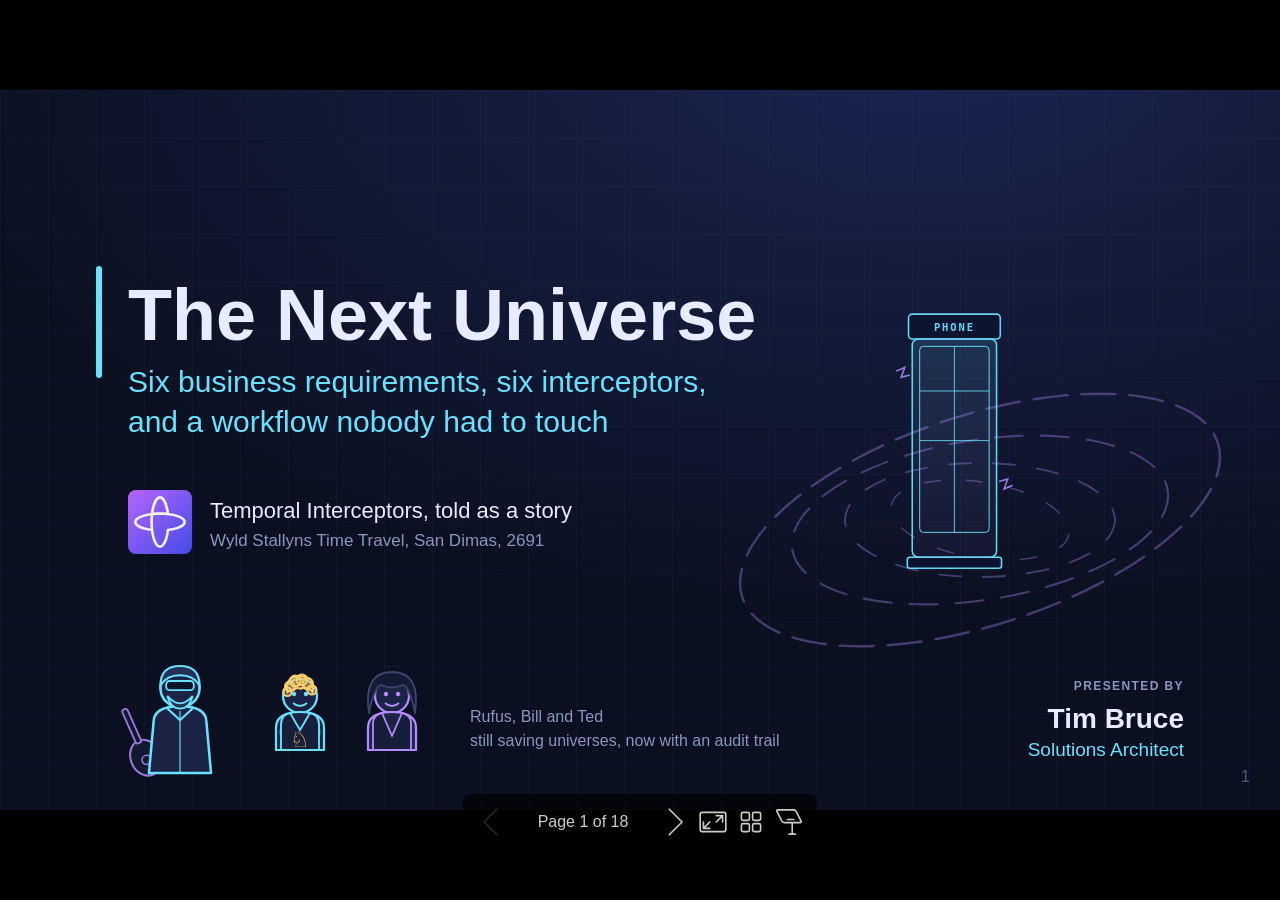
<file: presentation/deck.html>
<!DOCTYPE html><html lang="C"><head><title>The Next Universe</title><meta property="og:title" content="The Next Universe"><meta name="description" content="Temporal interceptors, told as a story. Rufus meets six business requirements without touching business logic."><meta property="og:description" content="Temporal interceptors, told as a story. Rufus meets six business requirements without touching business logic."><meta charset="UTF-8"><meta name="viewport" content="width=device-width,height=device-height,initial-scale=1.0"><meta name="apple-mobile-web-app-capable" content="yes"><meta http-equiv="X-UA-Compatible" content="ie=edge"><meta property="og:type" content="website"><meta name="twitter:card" content="summary"><style>@media screen{body[data-bespoke-view=""] .bespoke-marp-parent>.bespoke-marp-osc>button,body[data-bespoke-view=next] .bespoke-marp-parent>.bespoke-marp-osc>button,body[data-bespoke-view=overview] button.bespoke-marp-overview-close,body[data-bespoke-view=presenter] .bespoke-marp-presenter-container .bespoke-marp-presenter-info-container .bespoke-marp-presenter-info-page-area .bespoke-marp-presenter-info-page,body[data-bespoke-view=presenter] .bespoke-marp-presenter-container .bespoke-marp-presenter-info-container button,body[data-bespoke-view=presenter] .bespoke-marp-presenter-container .bespoke-marp-presenter-note-container button{appearance:none;background-color:initial;border:0;color:inherit;cursor:pointer;font-size:inherit;opacity:.8;outline:none;padding:0;transition:opacity .2s linear;-webkit-tap-highlight-color:transparent}body[data-bespoke-view=""] .bespoke-marp-parent>.bespoke-marp-osc>button:disabled,body[data-bespoke-view=next] .bespoke-marp-parent>.bespoke-marp-osc>button:disabled,body[data-bespoke-view=overview] button.bespoke-marp-overview-close:disabled,body[data-bespoke-view=presenter] .bespoke-marp-presenter-container .bespoke-marp-presenter-info-container .bespoke-marp-presenter-info-page-area .bespoke-marp-presenter-info-page:disabled,body[data-bespoke-view=presenter] .bespoke-marp-presenter-container .bespoke-marp-presenter-info-container button:disabled,body[data-bespoke-view=presenter] .bespoke-marp-presenter-container .bespoke-marp-presenter-note-container button:disabled{cursor:not-allowed;opacity:.15!important}body[data-bespoke-view=""] .bespoke-marp-parent>.bespoke-marp-osc>button:hover,body[data-bespoke-view=next] .bespoke-marp-parent>.bespoke-marp-osc>button:hover,body[data-bespoke-view=overview] button.bespoke-marp-overview-close:hover,body[data-bespoke-view=presenter] .bespoke-marp-presenter-container .bespoke-marp-presenter-info-container .bespoke-marp-presenter-info-page-area .bespoke-marp-presenter-info-page:hover,body[data-bespoke-view=presenter] .bespoke-marp-presenter-container .bespoke-marp-presenter-info-container button:hover,body[data-bespoke-view=presenter] .bespoke-marp-presenter-container .bespoke-marp-presenter-note-container button:hover{opacity:1}body[data-bespoke-view=""] .bespoke-marp-parent>.bespoke-marp-osc>button:hover:active,body[data-bespoke-view=next] .bespoke-marp-parent>.bespoke-marp-osc>button:hover:active,body[data-bespoke-view=overview] button.bespoke-marp-overview-close:hover:active,body[data-bespoke-view=presenter] .bespoke-marp-presenter-container .bespoke-marp-presenter-info-container .bespoke-marp-presenter-info-page-area .bespoke-marp-presenter-info-page:hover:active,body[data-bespoke-view=presenter] .bespoke-marp-presenter-container .bespoke-marp-presenter-info-container button:hover:active,body[data-bespoke-view=presenter] .bespoke-marp-presenter-container .bespoke-marp-presenter-note-container button:hover:active{opacity:.6}body[data-bespoke-view=""] .bespoke-marp-parent>.bespoke-marp-osc>button:hover:not(:disabled),body[data-bespoke-view=next] .bespoke-marp-parent>.bespoke-marp-osc>button:hover:not(:disabled),body[data-bespoke-view=overview] button.bespoke-marp-overview-close:hover:not(:disabled),body[data-bespoke-view=presenter] .bespoke-marp-presenter-container .bespoke-marp-presenter-info-container .bespoke-marp-presenter-info-page-area .bespoke-marp-presenter-info-page:hover:not(:disabled),body[data-bespoke-view=presenter] .bespoke-marp-presenter-container .bespoke-marp-presenter-info-container button:hover:not(:disabled),body[data-bespoke-view=presenter] .bespoke-marp-presenter-container .bespoke-marp-presenter-note-container button:hover:not(:disabled){transition:none}body[data-bespoke-view=""] .bespoke-marp-parent>.bespoke-marp-osc>button[data-bespoke-marp-osc=prev],body[data-bespoke-view=next] .bespoke-marp-parent>.bespoke-marp-osc>button[data-bespoke-marp-osc=prev],body[data-bespoke-view=presenter] .bespoke-marp-presenter-container .bespoke-marp-presenter-info-container button.bespoke-marp-presenter-info-page-prev{background:#0000 url("[data-uri]") no-repeat 50%;background-size:contain;overflow:hidden;text-indent:100%;white-space:nowrap}body[data-bespoke-view=""] .bespoke-marp-parent>.bespoke-marp-osc>button[data-bespoke-marp-osc=next],body[data-bespoke-view=next] .bespoke-marp-parent>.bespoke-marp-osc>button[data-bespoke-marp-osc=next],body[data-bespoke-view=presenter] .bespoke-marp-presenter-container .bespoke-marp-presenter-info-container button.bespoke-marp-presenter-info-page-next{background:#0000 url("[data-uri]") no-repeat 50%;background-size:contain;overflow:hidden;text-indent:100%;white-space:nowrap}:is(body[data-bespoke-view=""],body[data-bespoke-view=next]) .bespoke-marp-parent>.bespoke-marp-osc>button[data-bespoke-marp-osc=fullscreen]{background:#0000 url("[data-uri]") no-repeat 50%;background-size:contain;overflow:hidden;text-indent:100%;white-space:nowrap}:is(body[data-bespoke-view=""],body[data-bespoke-view=next]) .bespoke-marp-parent>.bespoke-marp-osc>button.exit[data-bespoke-marp-osc=fullscreen]{background-image:url("[data-uri]")}:is(body[data-bespoke-view=""],body[data-bespoke-view=next]) .bespoke-marp-parent>.bespoke-marp-osc>button[data-bespoke-marp-osc=presenter]{background:#0000 url("[data-uri]") no-repeat 50%;background-size:contain;overflow:hidden;text-indent:100%;white-space:nowrap}body[data-bespoke-view=overview] button.bespoke-marp-overview-close,body[data-bespoke-view=presenter] .bespoke-marp-presenter-container .bespoke-marp-presenter-note-container button.bespoke-marp-presenter-note-bigger{background:#0000 url("[data-uri]") no-repeat 50%;background-size:contain;overflow:hidden;text-indent:100%;white-space:nowrap}body[data-bespoke-view=presenter] .bespoke-marp-presenter-container .bespoke-marp-presenter-note-container button.bespoke-marp-presenter-note-smaller{background:#0000 url("[data-uri]") no-repeat 50%;background-size:contain;overflow:hidden;text-indent:100%;white-space:nowrap}:is(body[data-bespoke-view=""],body[data-bespoke-view=next]) .bespoke-marp-parent>.bespoke-marp-osc>button[data-bespoke-marp-osc=overview]{background:#0000 url("[data-uri]") no-repeat 50%;background-size:contain;overflow:hidden;text-indent:100%;white-space:nowrap}}@keyframes __bespoke_marp_transition_reduced_outgoing__{0%{opacity:1}to{opacity:0}}@keyframes __bespoke_marp_transition_reduced_incoming__{0%{mix-blend-mode:plus-lighter;opacity:0}to{mix-blend-mode:plus-lighter;opacity:1}}.bespoke-marp-note,.bespoke-marp-osc,.bespoke-progress-parent{display:none;transition:none}@media screen{::view-transition-group(*){animation-duration:var(--marp-bespoke-transition-animation-duration,.5s);animation-timing-function:ease}::view-transition-new(*),::view-transition-old(*){animation-delay:0s;animation-direction:var(--marp-bespoke-transition-animation-direction,normal);animation-duration:var(--marp-bespoke-transition-animation-duration,.5s);animation-fill-mode:both;animation-name:var(--marp-bespoke-transition-animation-name,var(--marp-bespoke-transition-animation-name-fallback,__bespoke_marp_transition_no_animation__));mix-blend-mode:normal}::view-transition-old(*){--marp-bespoke-transition-animation-name-fallback:__bespoke_marp_transition_reduced_outgoing__;animation-timing-function:ease}::view-transition-new(*){--marp-bespoke-transition-animation-name-fallback:__bespoke_marp_transition_reduced_incoming__;animation-timing-function:ease}::view-transition-new(root),::view-transition-old(root){animation-timing-function:linear}::view-transition-new(__bespoke_marp_transition_osc__),::view-transition-old(__bespoke_marp_transition_osc__){animation-duration:0s!important;animation-name:__bespoke_marp_transition_osc__!important}::view-transition-new(__bespoke_marp_transition_osc__){opacity:0!important}.bespoke-marp-transition-warming-up::view-transition-group(*),.bespoke-marp-transition-warming-up::view-transition-new(*),.bespoke-marp-transition-warming-up::view-transition-old(*){animation-play-state:paused!important}body,html{height:100%;margin:0}body{background:#000;overflow:hidden}svg.bespoke-marp-slide{content-visibility:hidden;interactivity:inert;opacity:0;pointer-events:none;z-index:-1}svg.bespoke-marp-slide:not(.bespoke-marp-active) *{view-transition-name:none!important}svg.bespoke-marp-slide.bespoke-marp-active{content-visibility:visible;interactivity:auto;opacity:1;pointer-events:auto;z-index:0}svg.bespoke-marp-slide.bespoke-marp-active.bespoke-marp-active-ready *{animation-name:__bespoke_marp__!important}@supports not (content-visibility:hidden){svg.bespoke-marp-slide[data-bespoke-marp-load=hideable]{display:none}svg.bespoke-marp-slide[data-bespoke-marp-load=hideable].bespoke-marp-active{display:block}}}@media screen and (prefers-reduced-motion:reduce){svg.bespoke-marp-slide *{view-transition-name:none!important}}@media screen{[data-bespoke-marp-fragment=inactive]{visibility:hidden}:is(body[data-bespoke-view=""],body[data-bespoke-view=next]) .bespoke-marp-parent{inset:0;position:absolute}:is(body[data-bespoke-view=""],body[data-bespoke-view=next]) .bespoke-marp-parent>.bespoke-marp-osc{background:#000000a6;border-radius:7px;bottom:50px;color:#fff;contain:paint;display:block;font-family:Helvetica,Arial,sans-serif;font-size:16px;left:50%;line-height:0;opacity:1;padding:12px;position:absolute;touch-action:manipulation;transform:translateX(-50%);transition:opacity .2s linear;-webkit-user-select:none;user-select:none;view-transition-name:__bespoke_marp_transition_osc__;white-space:nowrap;will-change:transform;z-index:1}:is(body[data-bespoke-view=""],body[data-bespoke-view=next]) .bespoke-marp-parent>.bespoke-marp-osc>:where(*){margin-left:6px}:is(body[data-bespoke-view=""],body[data-bespoke-view=next]) .bespoke-marp-parent>.bespoke-marp-osc>:where(*):where(:first-child){margin-left:0}:is(body[data-bespoke-view=""],body[data-bespoke-view=next]) .bespoke-marp-parent>.bespoke-marp-osc>span{opacity:.8}:is(body[data-bespoke-view=""],body[data-bespoke-view=next]) .bespoke-marp-parent>.bespoke-marp-osc>span[data-bespoke-marp-osc=page]{display:inline-block;min-width:140px;text-align:center}:is(body[data-bespoke-view=""],body[data-bespoke-view=next]) .bespoke-marp-parent>.bespoke-marp-osc>button[data-bespoke-marp-osc=fullscreen],:is(body[data-bespoke-view=""],body[data-bespoke-view=next]) .bespoke-marp-parent>.bespoke-marp-osc>button[data-bespoke-marp-osc=next],:is(body[data-bespoke-view=""],body[data-bespoke-view=next]) .bespoke-marp-parent>.bespoke-marp-osc>button[data-bespoke-marp-osc=overview],:is(body[data-bespoke-view=""],body[data-bespoke-view=next]) .bespoke-marp-parent>.bespoke-marp-osc>button[data-bespoke-marp-osc=presenter],:is(body[data-bespoke-view=""],body[data-bespoke-view=next]) .bespoke-marp-parent>.bespoke-marp-osc>button[data-bespoke-marp-osc=prev]{height:32px;line-height:32px;width:32px}:is(body[data-bespoke-view=""],body[data-bespoke-view=next]) .bespoke-marp-parent.bespoke-marp-inactive{cursor:none}:is(body[data-bespoke-view=""],body[data-bespoke-view=next]) .bespoke-marp-parent.bespoke-marp-inactive>.bespoke-marp-osc{opacity:0;pointer-events:none}:is(body[data-bespoke-view=""],body[data-bespoke-view=next]) svg.bespoke-marp-slide{height:100%;left:0;position:absolute;top:0;width:100%}body[data-bespoke-view=""] .bespoke-progress-parent{background:#222;display:flex;height:5px;width:100%}body[data-bespoke-view=""] .bespoke-progress-parent+:where(.bespoke-marp-parent){top:5px}body[data-bespoke-view=""] .bespoke-progress-parent .bespoke-progress-bar{background:#0288d1;flex:0 0 0;transition:flex-basis .2s cubic-bezier(0,1,1,1)}body[data-bespoke-view=next]{background:#0000}body[data-bespoke-view=presenter]{background:#161616}body[data-bespoke-view=presenter] .bespoke-marp-presenter-container{display:grid;font-family:Helvetica,Arial,sans-serif;grid-template:"current dragbar next" minmax(140px,1fr) "current dragbar note" 2fr "info    dragbar note" 3em;grid-template-columns:minmax(3px,var(--bespoke-marp-presenter-split-ratio,66%)) 0 minmax(3px,1fr);height:100%;left:0;position:absolute;top:0;width:100%}body[data-bespoke-view=presenter] .bespoke-marp-presenter-container :where(.bespoke-marp-parent){grid-area:current;overflow:hidden;position:relative}body[data-bespoke-view=presenter] .bespoke-marp-presenter-container :where(.bespoke-marp-parent) :where(svg.bespoke-marp-slide){height:calc(100% - 40px);left:20px;pointer-events:none;position:absolute;top:20px;-webkit-user-select:none;user-select:none;width:calc(100% - 40px)}body[data-bespoke-view=presenter] .bespoke-marp-presenter-container :where(.bespoke-marp-parent) :where(svg.bespoke-marp-slide).bespoke-marp-active{filter:drop-shadow(0 3px 10px rgba(0,0,0,.5))}body[data-bespoke-view=presenter] .bespoke-marp-presenter-container .bespoke-marp-presenter-dragbar-container{background:#0288d1;cursor:col-resize;grid-area:dragbar;margin-left:-3px;opacity:0;position:relative;transition:opacity .4s linear .1s;width:6px;z-index:10}body[data-bespoke-view=presenter] .bespoke-marp-presenter-container .bespoke-marp-presenter-dragbar-container:hover{opacity:1}body[data-bespoke-view=presenter] .bespoke-marp-presenter-container .bespoke-marp-presenter-dragbar-container.active{opacity:1;transition-delay:0s}body[data-bespoke-view=presenter] .bespoke-marp-presenter-container .bespoke-marp-presenter-next-container{background:#222;cursor:pointer;display:none;grid-area:next;overflow:hidden;position:relative}body[data-bespoke-view=presenter] .bespoke-marp-presenter-container .bespoke-marp-presenter-next-container.active{display:block}body[data-bespoke-view=presenter] .bespoke-marp-presenter-container .bespoke-marp-presenter-next-container iframe.bespoke-marp-presenter-next{background:#0000;border:0;display:block;filter:drop-shadow(0 3px 10px rgba(0,0,0,.5));height:calc(100% - 40px);left:20px;pointer-events:none;position:absolute;interactivity:inert;top:20px;-webkit-user-select:none;user-select:none;width:calc(100% - 40px)}body[data-bespoke-view=presenter] .bespoke-marp-presenter-container .bespoke-marp-presenter-note-container{background:#222;color:#eee;grid-area:note;position:relative;z-index:1}body[data-bespoke-view=presenter] .bespoke-marp-presenter-container .bespoke-marp-presenter-note-container button{height:1.5em;line-height:1.5em;width:1.5em}body[data-bespoke-view=presenter] .bespoke-marp-presenter-container .bespoke-marp-presenter-note-container .bespoke-marp-presenter-note-wrapper{display:block;inset:0;position:absolute}body[data-bespoke-view=presenter] .bespoke-marp-presenter-container .bespoke-marp-presenter-note-container .bespoke-marp-presenter-note-buttons{background:#000000a6;border-radius:4px;bottom:0;display:flex;gap:4px;margin:12px;opacity:0;padding:6px;pointer-events:none;position:absolute;right:0;transition:opacity .2s linear}body[data-bespoke-view=presenter] .bespoke-marp-presenter-container .bespoke-marp-presenter-note-container .bespoke-marp-presenter-note-buttons:focus-within,body[data-bespoke-view=presenter] .bespoke-marp-presenter-container .bespoke-marp-presenter-note-container .bespoke-marp-presenter-note-wrapper:focus-within+.bespoke-marp-presenter-note-buttons,body[data-bespoke-view=presenter] .bespoke-marp-presenter-container .bespoke-marp-presenter-note-container:hover .bespoke-marp-presenter-note-buttons{opacity:1;pointer-events:auto}body[data-bespoke-view=presenter] .bespoke-marp-presenter-container .bespoke-marp-presenter-note-container .bespoke-marp-note{box-sizing:border-box;font-size:calc(1.1em*var(--bespoke-marp-note-font-scale, 1));height:calc(100% - 40px);margin:20px;overflow:auto;padding-right:3px;white-space:pre-wrap;width:calc(100% - 40px);word-wrap:break-word;scrollbar-color:#eeeeee80 #0000;scrollbar-width:thin}body[data-bespoke-view=presenter] .bespoke-marp-presenter-container .bespoke-marp-presenter-note-container .bespoke-marp-note::-webkit-scrollbar{width:6px}body[data-bespoke-view=presenter] .bespoke-marp-presenter-container .bespoke-marp-presenter-note-container .bespoke-marp-note::-webkit-scrollbar-track{background:#0000}body[data-bespoke-view=presenter] .bespoke-marp-presenter-container .bespoke-marp-presenter-note-container .bespoke-marp-note::-webkit-scrollbar-thumb{background:#eeeeee80;border-radius:6px}body[data-bespoke-view=presenter] .bespoke-marp-presenter-container .bespoke-marp-presenter-note-container .bespoke-marp-note:empty{pointer-events:none}body[data-bespoke-view=presenter] .bespoke-marp-presenter-container .bespoke-marp-presenter-note-container .bespoke-marp-note.active{display:block}body[data-bespoke-view=presenter] .bespoke-marp-presenter-container .bespoke-marp-presenter-note-container .bespoke-marp-note p:first-child{margin-top:0}body[data-bespoke-view=presenter] .bespoke-marp-presenter-container .bespoke-marp-presenter-note-container .bespoke-marp-note p:last-child{margin-bottom:0}body[data-bespoke-view=presenter] .bespoke-marp-presenter-container .bespoke-marp-presenter-info-container{align-items:center;box-sizing:border-box;color:#eee;display:flex;flex-wrap:nowrap;grid-area:info;justify-content:center;overflow:hidden;padding:0 10px}body[data-bespoke-view=presenter] .bespoke-marp-presenter-container .bespoke-marp-presenter-info-container :is(.bespoke-marp-presenter-info-page-area,.bespoke-marp-presenter-info-time,.bespoke-marp-presenter-info-timer){box-sizing:border-box;display:block;padding:0 10px;white-space:nowrap;width:100%}body[data-bespoke-view=presenter] .bespoke-marp-presenter-container .bespoke-marp-presenter-info-container button{height:1.5em;line-height:1.5em;width:1.5em}body[data-bespoke-view=presenter] .bespoke-marp-presenter-container .bespoke-marp-presenter-info-container .bespoke-marp-presenter-info-page-area{order:2;text-align:center}body[data-bespoke-view=presenter] .bespoke-marp-presenter-container .bespoke-marp-presenter-info-container .bespoke-marp-presenter-info-page-area .bespoke-marp-presenter-info-page{display:inline-block;min-width:120px;text-align:center}body[data-bespoke-view=presenter] .bespoke-marp-presenter-container .bespoke-marp-presenter-info-container .bespoke-marp-presenter-info-time{color:#999;order:1;text-align:left}body[data-bespoke-view=presenter] .bespoke-marp-presenter-container .bespoke-marp-presenter-info-container .bespoke-marp-presenter-info-timer{color:#999;order:3;text-align:right}body[data-bespoke-view=presenter] .bespoke-marp-presenter-container .bespoke-marp-presenter-info-container .bespoke-marp-presenter-info-timer:hover{cursor:pointer}body[data-bespoke-view=overview]{background:#161616;overflow:auto}body[data-bespoke-view=overview] [data-bespoke-marp-fragment=inactive]{visibility:visible}body[data-bespoke-view=overview] .bespoke-marp-overview-header{backdrop-filter:blur(4px);background:#222222d9;box-shadow:0 3px 10px #00000080;box-sizing:border-box;display:flex;height:48px;inset:0 0 auto;justify-content:flex-end;padding:10px;position:fixed;z-index:1}body[data-bespoke-view=overview] button.bespoke-marp-overview-close{height:28px;line-height:28px;transform:rotate(45deg);width:28px}body[data-bespoke-view=overview] .bespoke-marp-parent{display:grid;gap:40px;grid-template-columns:repeat(auto-fit,minmax(0,240px));justify-content:space-around;padding:30px}body[data-bespoke-view=overview] .bespoke-marp-parent svg.bespoke-marp-slide{--bov-selected:#0000;--bov-focus:#161616;--bov-focus-outline:#0000;background-image:conic-gradient(#161616 0 0),conic-gradient(var(--bov-focus) 0 0),conic-gradient(var(--bov-focus-outline) 0 0),conic-gradient(var(--bov-selected) 0 0);background-position:5px 5px,3px 3px,2px 2px,0 0;background-repeat:no-repeat;background-size:calc(100% - 10px) calc(100% - 10px),calc(100% - 6px) calc(100% - 6px),calc(100% - 4px) calc(100% - 4px),100% 100%;content-visibility:visible;cursor:pointer;filter:drop-shadow(0 3px 10px rgba(0,0,0,.5));margin:-6px;padding:6px;interactivity:auto;opacity:1;outline:0;pointer-events:auto;scroll-margin-block:30px;width:100%;z-index:0}body[data-bespoke-view=overview] .bespoke-marp-parent svg.bespoke-marp-slide *,body[data-bespoke-view=overview] .bespoke-marp-parent svg.bespoke-marp-slide.bespoke-marp-active *{pointer-events:none;interactivity:inert}body[data-bespoke-view=overview] .bespoke-marp-parent :is(svg.bespoke-marp-slide:active,svg.bespoke-marp-slide:focus-visible,svg.bespoke-marp-slide:hover){--bov-focus-outline:#161616}body[data-bespoke-view=overview] .bespoke-marp-parent svg.bespoke-marp-slide:focus-visible,body[data-bespoke-view=overview] .bespoke-marp-parent svg.bespoke-marp-slide:hover{--bov-focus:#999}body[data-bespoke-view=overview] .bespoke-marp-parent svg.bespoke-marp-slide:active{--bov-focus:#eee}body[data-bespoke-view=overview] .bespoke-marp-parent svg.bespoke-marp-slide.bespoke-marp-active{--bov-selected:#0288d1}body[data-bespoke-view=overview]:has(.bespoke-marp-overview-header) .bespoke-marp-parent{padding-top:78px}body[data-bespoke-view=overview]:has(.bespoke-marp-overview-header) .bespoke-marp-parent svg.bespoke-marp-slide{scroll-margin-top:78px}.bespoke-marp-overview{background:#000000a6;inset:0;opacity:0;pointer-events:none;position:fixed;transition:opacity .1s ease;z-index:10}.bespoke-marp-overview iframe{background:#222;border:0;display:block;height:100%;left:0;position:absolute;top:0;width:100%}.bespoke-marp-overview[data-open="1"]{opacity:1;pointer-events:auto}}@media print{.bespoke-marp-overview,.bespoke-marp-presenter-info-container,.bespoke-marp-presenter-next-container,.bespoke-marp-presenter-note-container{display:none}}</style><style>div#\:\$p > svg > foreignObject > section{width:1280px;height:720px;box-sizing:border-box;overflow:hidden;position:relative;scroll-snap-align:center center;-webkit-text-size-adjust:100%;text-size-adjust:100%}div#\:\$p > svg > foreignObject > section::after{bottom:0;content:attr(data-marpit-pagination);padding:inherit;pointer-events:none;position:absolute;right:0}div#\:\$p > svg > foreignObject > section:not([data-marpit-pagination])::after{display:none}div#\:\$p > svg > foreignObject > section :where(:is(h1, marp-h1)){font-size:2em;margin-block:0.67em}div#\:\$p > svg > foreignObject > section section:where(:is(h1, marp-h1)){--marpit-root-font-size: 2em}div#\:\$p > svg > foreignObject > section video::-webkit-media-controls{will-change:transform}@page {size:1280px 720px;margin:0}@media print{html, body{background-color:#fff;margin:0;page-break-inside:avoid;break-inside:avoid-page}div#\:\$p > svg > foreignObject > section{page-break-before:always;break-before:page}div#\:\$p > svg > foreignObject > section, div#\:\$p > svg > foreignObject > section *{-webkit-print-color-adjust:exact!important;animation-delay:0s!important;animation-duration:0s!important;color-adjust:exact!important;print-color-adjust:exact!important;transition:none!important}div#\:\$p > svg[data-marpit-svg]{display:block;height:100vh;width:100vw}}div#\:\$p > svg > foreignObject > :where(section){container-type:size}div#\:\$p > svg > foreignObject > section img[data-marp-twemoji]{background:transparent;height:1em;margin:0 .05em 0 .1em;vertical-align:-.1em;width:1em}div#\:\$p > svg > foreignObject > section{--fgColor-danger:light-dark(#d1242f, #f85149);--bgColor-attention-muted:light-dark(#fff8c5, #bb800926);--bgColor-muted:light-dark(#f6f8fa, #151b23);--bgColor-neutral-muted:light-dark(#818b981f, #656c7633);--borderColor-accent-emphasis:light-dark(#0969da, #1f6feb);--borderColor-attention-emphasis:light-dark(#9a6700, #9e6a03);--borderColor-danger-emphasis:light-dark(#cf222e, #da3633);--borderColor-default:light-dark(#d1d9e0, #3d444d);--borderColor-done-emphasis:light-dark(#8250df, #8957e5);--borderColor-success-emphasis:light-dark(#1a7f37, #238636);--color-prettylights-syntax-brackethighlighter-angle:light-dark(#59636e, #9198a1);--color-prettylights-syntax-brackethighlighter-unmatched:light-dark(#82071e, #f85149);--color-prettylights-syntax-carriage-return-bg:light-dark(#cf222e, #b62324);--color-prettylights-syntax-carriage-return-text:light-dark(#f6f8fa, #f0f6fc);--color-prettylights-syntax-comment:light-dark(#59636e, #9198a1);--color-prettylights-syntax-constant:light-dark(#0550ae, #79c0ff);--color-prettylights-syntax-constant-other-reference-link:light-dark(#0a3069, #a5d6ff);--color-prettylights-syntax-entity:light-dark(#6639ba, #d2a8ff);--color-prettylights-syntax-entity-tag:light-dark(#0550ae, #7ee787);--color-prettylights-syntax-invalid-illegal-text:light-dark(var(--fgColor-danger), var(--fgColor-danger));--color-prettylights-syntax-keyword:light-dark(#cf222e, #ff7b72);--color-prettylights-syntax-markup-changed-bg:light-dark(#ffd8b5, #5a1e02);--color-prettylights-syntax-markup-changed-text:light-dark(#953800, #ffdfb6);--color-prettylights-syntax-markup-deleted-bg:light-dark(#ffebe9, #67060c);--color-prettylights-syntax-markup-deleted-text:light-dark(#82071e, #ffdcd7);--color-prettylights-syntax-markup-heading:light-dark(#0550ae, #1f6feb);--color-prettylights-syntax-markup-ignored-bg:light-dark(#0550ae, #1158c7);--color-prettylights-syntax-markup-ignored-text:light-dark(#d1d9e0, #f0f6fc);--color-prettylights-syntax-markup-inserted-bg:light-dark(#dafbe1, #033a16);--color-prettylights-syntax-markup-inserted-text:light-dark(#116329, #aff5b4);--color-prettylights-syntax-markup-list:light-dark(#3b2300, #f2cc60);--color-prettylights-syntax-meta-diff-range:light-dark(#8250df, #d2a8ff);--color-prettylights-syntax-string:light-dark(#0a3069, #a5d6ff);--color-prettylights-syntax-string-regexp:light-dark(#116329, #7ee787);--color-prettylights-syntax-sublimelinter-gutter-mark:light-dark(#818b98, #3d444d);--color-prettylights-syntax-variable:light-dark(#953800, #ffa657);--fgColor-accent:light-dark(#0969da, #4493f8);--fgColor-attention:light-dark(#9a6700, #d29922);--fgColor-done:light-dark(#8250df, #ab7df8);--fgColor-muted:light-dark(#59636e, #9198a1);--fgColor-success:light-dark(#1a7f37, #3fb950);--bgColor-default:light-dark(#fff, #0d1117);--borderColor-muted:light-dark(#d1d9e0b3, #3d444db3);--color-prettylights-syntax-invalid-illegal-bg:light-dark(var(--bgColor-danger-muted), var(--bgColor-danger-muted));--color-prettylights-syntax-markup-bold:light-dark(#1f2328, #f0f6fc);--color-prettylights-syntax-markup-italic:light-dark(#1f2328, #f0f6fc);--color-prettylights-syntax-storage-modifier-import:light-dark(#1f2328, #f0f6fc);--fgColor-default:light-dark(#1f2328, #f0f6fc);--focus-outlineColor:light-dark(var(--borderColor-accent-emphasis), var(--borderColor-accent-emphasis));--borderColor-neutral-muted:light-dark(var(--borderColor-muted), var(--borderColor-muted));--base-size-16:calc(var(--marpit-root-font-size, 1rem) * 1);--base-size-24:calc(var(--marpit-root-font-size, 1rem) * 1.5);--base-size-4:calc(var(--marpit-root-font-size, 1rem) * 0.25);--base-size-40:calc(var(--marpit-root-font-size, 1rem) * 2.5);--base-size-8:calc(var(--marpit-root-font-size, 1rem) * 0.5);--base-text-weight-medium:500;--base-text-weight-normal:400;--base-text-weight-semibold:600;--fontStack-monospace:ui-monospace, SFMono-Regular, SF Mono, Menlo, Consolas, Liberation Mono, monospace;--fontStack-sansSerif:-apple-system, BlinkMacSystemFont, "Segoe UI", "Noto Sans", Helvetica, Arial, sans-serif, "Apple Color Emoji", "Segoe UI Emoji";}/*!
 * Marp default theme.
 *
 * @theme default
 * @author Yuki Hattori
 *
 * @auto-scaling true
 * @size 16:9 1280px 720px
 * @size 4:3 960px 720px
 */div#\:\$p > svg > foreignObject > section [data-theme=light],div#\:\$p > svg > foreignObject > section{color-scheme:light}div#\:\$p > svg > foreignObject > section [data-theme=dark],div#\:\$p > svg > foreignObject > section:where(.invert){color-scheme:dark}div#\:\$p > svg > foreignObject > section{-ms-text-size-adjust:100%;-webkit-text-size-adjust:100%;margin:0;font-weight:var(--base-text-weight-normal, 400);color:var(--fgColor-default);background-color:var(--bgColor-default);font-family:var(--fontStack-sansSerif, -apple-system, BlinkMacSystemFont, "Segoe UI", "Noto Sans", Helvetica, Arial, sans-serif, "Apple Color Emoji", "Segoe UI Emoji");font-size:16px;line-height:1.5;word-wrap:break-word}div#\:\$p > svg > foreignObject > section{--marpit-root-font-size:16px}div#\:\$p > svg > foreignObject > section a{text-decoration:underline;text-underline-offset:calc(var(--marpit-root-font-size, 1rem) * .2)}div#\:\$p > svg > foreignObject > section :is(h1, marp-h1):hover .anchor .octicon-link:before,div#\:\$p > svg > foreignObject > section :is(h2, marp-h2):hover .anchor .octicon-link:before,div#\:\$p > svg > foreignObject > section :is(h3, marp-h3):hover .anchor .octicon-link:before,div#\:\$p > svg > foreignObject > section :is(h4, marp-h4):hover .anchor .octicon-link:before,div#\:\$p > svg > foreignObject > section :is(h5, marp-h5):hover .anchor .octicon-link:before,div#\:\$p > svg > foreignObject > section :is(h6, marp-h6):hover .anchor .octicon-link:before{width:16px;height:16px;content:" ";display:inline-block;background-color:currentColor;-webkit-mask-image:url('data:image/svg+xml;charset=utf-8,<svg xmlns="http://www.w3.org/2000/svg" aria-hidden="true" viewBox="0 0 16 16"><path fill-rule="evenodd" d="M7.775 3.275a.75.75 0 0 0 1.06 1.06l1.25-1.25a2 2 0 1 1 2.83 2.83l-2.5 2.5a2 2 0 0 1-2.83 0 .75.75 0 0 0-1.06 1.06 3.5 3.5 0 0 0 4.95 0l2.5-2.5a3.5 3.5 0 0 0-4.95-4.95zm-4.69 9.64a2 2 0 0 1 0-2.83l2.5-2.5a2 2 0 0 1 2.83 0 .75.75 0 0 0 1.06-1.06 3.5 3.5 0 0 0-4.95 0l-2.5 2.5a3.5 3.5 0 0 0 4.95 4.95l1.25-1.25a.75.75 0 0 0-1.06-1.06l-1.25 1.25a2 2 0 0 1-2.83 0"/></svg>');mask-image:url('data:image/svg+xml;charset=utf-8,<svg xmlns="http://www.w3.org/2000/svg" aria-hidden="true" viewBox="0 0 16 16"><path fill-rule="evenodd" d="M7.775 3.275a.75.75 0 0 0 1.06 1.06l1.25-1.25a2 2 0 1 1 2.83 2.83l-2.5 2.5a2 2 0 0 1-2.83 0 .75.75 0 0 0-1.06 1.06 3.5 3.5 0 0 0 4.95 0l2.5-2.5a3.5 3.5 0 0 0-4.95-4.95zm-4.69 9.64a2 2 0 0 1 0-2.83l2.5-2.5a2 2 0 0 1 2.83 0 .75.75 0 0 0 1.06-1.06 3.5 3.5 0 0 0-4.95 0l-2.5 2.5a3.5 3.5 0 0 0 4.95 4.95l1.25-1.25a.75.75 0 0 0-1.06-1.06l-1.25 1.25a2 2 0 0 1-2.83 0"/></svg>')}div#\:\$p > svg > foreignObject > section details,div#\:\$p > svg > foreignObject > section figcaption,div#\:\$p > svg > foreignObject > section figure{display:block}div#\:\$p > svg > foreignObject > section summary{display:list-item}div#\:\$p > svg > foreignObject > section [hidden]{display:none!important}div#\:\$p > svg > foreignObject > section a{background-color:transparent;color:var(--fgColor-accent);text-decoration:none}div#\:\$p > svg > foreignObject > section abbr[title]{border-bottom:none;-webkit-text-decoration:underline dotted;text-decoration:underline dotted}div#\:\$p > svg > foreignObject > section b,div#\:\$p > svg > foreignObject > section strong{font-weight:var(--base-text-weight-semibold, 600)}div#\:\$p > svg > foreignObject > section dfn{font-style:italic}div#\:\$p > svg > foreignObject > section :is(h1, marp-h1){margin:.67em 0;font-weight:var(--base-text-weight-semibold, 600);padding-bottom:.3em;font-size:2em;border-bottom:1px solid var(--borderColor-muted)}div#\:\$p > svg > foreignObject > section mark{background-color:var(--bgColor-attention-muted);color:var(--fgColor-default)}div#\:\$p > svg > foreignObject > section small{font-size:90%}div#\:\$p > svg > foreignObject > section sub,div#\:\$p > svg > foreignObject > section sup{font-size:75%;line-height:0;position:relative;vertical-align:baseline}div#\:\$p > svg > foreignObject > section sub{bottom:-.25em}div#\:\$p > svg > foreignObject > section sup{top:-.5em}div#\:\$p > svg > foreignObject > section img{border-style:none;max-width:100%;box-sizing:content-box}div#\:\$p > svg > foreignObject > section code,div#\:\$p > svg > foreignObject > section kbd,div#\:\$p > svg > foreignObject > section :is(pre, marp-pre),div#\:\$p > svg > foreignObject > section samp{font-family:monospace;font-size:1em}div#\:\$p > svg > foreignObject > section figure{margin:1em var(--base-size-40)}div#\:\$p > svg > foreignObject > section hr{box-sizing:content-box;overflow:hidden;background:transparent;height:.25em;padding:0;margin:var(--base-size-24) 0;background-color:var(--borderColor-default);border:0}div#\:\$p > svg > foreignObject > section input{font:inherit;margin:0;overflow:visible;font-family:inherit;font-size:inherit;line-height:inherit}div#\:\$p > svg > foreignObject > section [type=button],div#\:\$p > svg > foreignObject > section [type=reset],div#\:\$p > svg > foreignObject > section [type=submit]{-webkit-appearance:button;-moz-appearance:button;appearance:button}div#\:\$p > svg > foreignObject > section [type=checkbox],div#\:\$p > svg > foreignObject > section [type=radio]{box-sizing:border-box;padding:0}div#\:\$p > svg > foreignObject > section [type=number]::-webkit-inner-spin-button,div#\:\$p > svg > foreignObject > section [type=number]::-webkit-outer-spin-button{height:auto}div#\:\$p > svg > foreignObject > section [type=search]::-webkit-search-cancel-button,div#\:\$p > svg > foreignObject > section [type=search]::-webkit-search-decoration{-webkit-appearance:none;appearance:none}div#\:\$p > svg > foreignObject > section ::-webkit-input-placeholder{color:inherit;opacity:.54}div#\:\$p > svg > foreignObject > section ::-webkit-file-upload-button{-webkit-appearance:button;appearance:button;font:inherit}div#\:\$p > svg > foreignObject > section a:hover{text-decoration:underline}div#\:\$p > svg > foreignObject > section ::-moz-placeholder{color:var(--fgColor-muted);opacity:1}div#\:\$p > svg > foreignObject > section ::placeholder{color:var(--fgColor-muted);opacity:1}div#\:\$p > svg > foreignObject > section hr:after,div#\:\$p > svg > foreignObject > section hr:before{display:table;content:""}div#\:\$p > svg > foreignObject > section hr:after{clear:both}div#\:\$p > svg > foreignObject > section table{border-spacing:0;border-collapse:collapse;display:block;width:-moz-max-content;width:max-content;max-width:100%;overflow:auto;font-variant:tabular-nums}div#\:\$p > svg > foreignObject > section td,div#\:\$p > svg > foreignObject > section th{padding:0}div#\:\$p > svg > foreignObject > section details summary{cursor:pointer}div#\:\$p > svg > foreignObject > section [role=button]:focus,div#\:\$p > svg > foreignObject > section a:focus,div#\:\$p > svg > foreignObject > section input[type=checkbox]:focus,div#\:\$p > svg > foreignObject > section input[type=radio]:focus{outline:2px solid var(--focus-outlineColor);outline-offset:-2px;box-shadow:none}div#\:\$p > svg > foreignObject > section [role=button]:focus:not(:focus-visible),div#\:\$p > svg > foreignObject > section a:focus:not(:focus-visible),div#\:\$p > svg > foreignObject > section input[type=checkbox]:focus:not(:focus-visible),div#\:\$p > svg > foreignObject > section input[type=radio]:focus:not(:focus-visible){outline:1px solid transparent}div#\:\$p > svg > foreignObject > section [role=button]:focus-visible,div#\:\$p > svg > foreignObject > section a:focus-visible,div#\:\$p > svg > foreignObject > section input[type=checkbox]:focus-visible,div#\:\$p > svg > foreignObject > section input[type=radio]:focus-visible{outline:2px solid var(--focus-outlineColor);outline-offset:-2px;box-shadow:none}div#\:\$p > svg > foreignObject > section a:not([class]):focus,div#\:\$p > svg > foreignObject > section a:not([class]):focus-visible,div#\:\$p > svg > foreignObject > section input[type=checkbox]:focus,div#\:\$p > svg > foreignObject > section input[type=checkbox]:focus-visible,div#\:\$p > svg > foreignObject > section input[type=radio]:focus,div#\:\$p > svg > foreignObject > section input[type=radio]:focus-visible{outline-offset:0}div#\:\$p > svg > foreignObject > section kbd{display:inline-block;padding:var(--base-size-4);font:11px var(--fontStack-monospace, ui-monospace, SFMono-Regular, SF Mono, Menlo, Consolas, Liberation Mono, monospace);line-height:10px;color:var(--fgColor-default);vertical-align:middle;background-color:var(--bgColor-muted);border-bottom-color:var(--borderColor-neutral-muted);border:1px solid var(--borderColor-neutral-muted);border-radius:6px;box-shadow:inset 0 -1px 0 var(--borderColor-neutral-muted)}div#\:\$p > svg > foreignObject > section :is(h1, marp-h1),div#\:\$p > svg > foreignObject > section :is(h2, marp-h2),div#\:\$p > svg > foreignObject > section :is(h3, marp-h3),div#\:\$p > svg > foreignObject > section :is(h4, marp-h4),div#\:\$p > svg > foreignObject > section :is(h5, marp-h5),div#\:\$p > svg > foreignObject > section :is(h6, marp-h6){margin-top:var(--base-size-24);margin-bottom:var(--base-size-16);font-weight:var(--base-text-weight-semibold, 600);line-height:1.25}div#\:\$p > svg > foreignObject > section :is(h2, marp-h2){padding-bottom:.3em;font-size:1.5em;border-bottom:1px solid var(--borderColor-muted)}div#\:\$p > svg > foreignObject > section :is(h2, marp-h2),div#\:\$p > svg > foreignObject > section :is(h3, marp-h3){font-weight:var(--base-text-weight-semibold, 600)}div#\:\$p > svg > foreignObject > section :is(h3, marp-h3){font-size:1.25em}div#\:\$p > svg > foreignObject > section :is(h4, marp-h4){font-size:1em}div#\:\$p > svg > foreignObject > section :is(h4, marp-h4),div#\:\$p > svg > foreignObject > section :is(h5, marp-h5){font-weight:var(--base-text-weight-semibold, 600)}div#\:\$p > svg > foreignObject > section :is(h5, marp-h5){font-size:.875em}div#\:\$p > svg > foreignObject > section :is(h6, marp-h6){font-weight:var(--base-text-weight-semibold, 600);font-size:.85em;color:var(--fgColor-muted)}div#\:\$p > svg > foreignObject > section p{margin-top:0;margin-bottom:10px}div#\:\$p > svg > foreignObject > section blockquote{margin:0;padding:0 1em;color:var(--fgColor-muted);border-left:.25em solid var(--borderColor-default)}div#\:\$p > svg > foreignObject > section ol,div#\:\$p > svg > foreignObject > section ul{margin-top:0;margin-bottom:0;padding-left:2em}div#\:\$p > svg > foreignObject > section ol ol,div#\:\$p > svg > foreignObject > section ul ol{list-style-type:lower-roman}div#\:\$p > svg > foreignObject > section ol ol ol,div#\:\$p > svg > foreignObject > section ol ul ol,div#\:\$p > svg > foreignObject > section ul ol ol,div#\:\$p > svg > foreignObject > section ul ul ol{list-style-type:lower-alpha}div#\:\$p > svg > foreignObject > section dd{margin-left:0}div#\:\$p > svg > foreignObject > section code,div#\:\$p > svg > foreignObject > section :is(pre, marp-pre),div#\:\$p > svg > foreignObject > section samp,div#\:\$p > svg > foreignObject > section tt{font-family:var(--fontStack-monospace, ui-monospace, SFMono-Regular, SF Mono, Menlo, Consolas, Liberation Mono, monospace);font-size:12px}div#\:\$p > svg > foreignObject > section :is(pre, marp-pre){margin-top:0;margin-bottom:0;word-wrap:normal}div#\:\$p > svg > foreignObject > section .octicon{display:inline-block;overflow:visible!important;vertical-align:text-bottom;fill:currentColor}div#\:\$p > svg > foreignObject > section input::-webkit-inner-spin-button,div#\:\$p > svg > foreignObject > section input::-webkit-outer-spin-button{margin:0;-webkit-appearance:none;appearance:none}div#\:\$p > svg > foreignObject > section .mr-2{margin-right:var(--base-size-8, 8px)!important}div#\:\$p > svg > foreignObject > section:after,div#\:\$p > svg > foreignObject > section:before{display:table}div#\:\$p > svg > foreignObject > section:after{clear:both}div#\:\$p > svg > foreignObject > section>:first-child{margin-top:0!important}div#\:\$p > svg > foreignObject > section>:last-child{margin-bottom:0!important}div#\:\$p > svg > foreignObject > section a:not([href]){color:inherit;text-decoration:none}div#\:\$p > svg > foreignObject > section .absent{color:var(--fgColor-danger)}div#\:\$p > svg > foreignObject > section .anchor{float:left;padding-right:var(--base-size-4);margin-left:-20px;line-height:1}div#\:\$p > svg > foreignObject > section .anchor:focus{outline:none}div#\:\$p > svg > foreignObject > section blockquote,div#\:\$p > svg > foreignObject > section details,div#\:\$p > svg > foreignObject > section dl,div#\:\$p > svg > foreignObject > section ol,div#\:\$p > svg > foreignObject > section p,div#\:\$p > svg > foreignObject > section :is(pre, marp-pre),div#\:\$p > svg > foreignObject > section table,div#\:\$p > svg > foreignObject > section ul{margin-top:0;margin-bottom:var(--base-size-16)}div#\:\$p > svg > foreignObject > section blockquote>:first-child{margin-top:0}div#\:\$p > svg > foreignObject > section blockquote>:last-child{margin-bottom:0}div#\:\$p > svg > foreignObject > section :is(h1, marp-h1) .octicon-link,div#\:\$p > svg > foreignObject > section :is(h2, marp-h2) .octicon-link,div#\:\$p > svg > foreignObject > section :is(h3, marp-h3) .octicon-link,div#\:\$p > svg > foreignObject > section :is(h4, marp-h4) .octicon-link,div#\:\$p > svg > foreignObject > section :is(h5, marp-h5) .octicon-link,div#\:\$p > svg > foreignObject > section :is(h6, marp-h6) .octicon-link{color:var(--fgColor-default);vertical-align:middle;visibility:hidden}div#\:\$p > svg > foreignObject > section :is(h1, marp-h1):hover .anchor,div#\:\$p > svg > foreignObject > section :is(h2, marp-h2):hover .anchor,div#\:\$p > svg > foreignObject > section :is(h3, marp-h3):hover .anchor,div#\:\$p > svg > foreignObject > section :is(h4, marp-h4):hover .anchor,div#\:\$p > svg > foreignObject > section :is(h5, marp-h5):hover .anchor,div#\:\$p > svg > foreignObject > section :is(h6, marp-h6):hover .anchor{text-decoration:none}div#\:\$p > svg > foreignObject > section :is(h1, marp-h1):hover .anchor .octicon-link,div#\:\$p > svg > foreignObject > section :is(h2, marp-h2):hover .anchor .octicon-link,div#\:\$p > svg > foreignObject > section :is(h3, marp-h3):hover .anchor .octicon-link,div#\:\$p > svg > foreignObject > section :is(h4, marp-h4):hover .anchor .octicon-link,div#\:\$p > svg > foreignObject > section :is(h5, marp-h5):hover .anchor .octicon-link,div#\:\$p > svg > foreignObject > section :is(h6, marp-h6):hover .anchor .octicon-link{visibility:visible}div#\:\$p > svg > foreignObject > section :is(h1, marp-h1) code,div#\:\$p > svg > foreignObject > section :is(h1, marp-h1) tt,div#\:\$p > svg > foreignObject > section :is(h2, marp-h2) code,div#\:\$p > svg > foreignObject > section :is(h2, marp-h2) tt,div#\:\$p > svg > foreignObject > section :is(h3, marp-h3) code,div#\:\$p > svg > foreignObject > section :is(h3, marp-h3) tt,div#\:\$p > svg > foreignObject > section :is(h4, marp-h4) code,div#\:\$p > svg > foreignObject > section :is(h4, marp-h4) tt,div#\:\$p > svg > foreignObject > section :is(h5, marp-h5) code,div#\:\$p > svg > foreignObject > section :is(h5, marp-h5) tt,div#\:\$p > svg > foreignObject > section :is(h6, marp-h6) code,div#\:\$p > svg > foreignObject > section :is(h6, marp-h6) tt{padding:0 .2em;font-size:inherit}div#\:\$p > svg > foreignObject > section summary :is(h1, marp-h1),div#\:\$p > svg > foreignObject > section summary :is(h2, marp-h2),div#\:\$p > svg > foreignObject > section summary :is(h3, marp-h3),div#\:\$p > svg > foreignObject > section summary :is(h4, marp-h4),div#\:\$p > svg > foreignObject > section summary :is(h5, marp-h5),div#\:\$p > svg > foreignObject > section summary :is(h6, marp-h6){display:inline-block}div#\:\$p > svg > foreignObject > section summary :is(h1, marp-h1) .anchor,div#\:\$p > svg > foreignObject > section summary :is(h2, marp-h2) .anchor,div#\:\$p > svg > foreignObject > section summary :is(h3, marp-h3) .anchor,div#\:\$p > svg > foreignObject > section summary :is(h4, marp-h4) .anchor,div#\:\$p > svg > foreignObject > section summary :is(h5, marp-h5) .anchor,div#\:\$p > svg > foreignObject > section summary :is(h6, marp-h6) .anchor{margin-left:-40px}div#\:\$p > svg > foreignObject > section summary :is(h1, marp-h1),div#\:\$p > svg > foreignObject > section summary :is(h2, marp-h2){padding-bottom:0;border-bottom:0}div#\:\$p > svg > foreignObject > section ol.no-list,div#\:\$p > svg > foreignObject > section ul.no-list{padding:0;list-style-type:none}div#\:\$p > svg > foreignObject > section ol[type="a s"]{list-style-type:lower-alpha}div#\:\$p > svg > foreignObject > section ol[type="A s"]{list-style-type:upper-alpha}div#\:\$p > svg > foreignObject > section ol[type="i s"]{list-style-type:lower-roman}div#\:\$p > svg > foreignObject > section ol[type="I s"]{list-style-type:upper-roman}div#\:\$p > svg > foreignObject > section div>ol:not([type]),div#\:\$p > svg > foreignObject > section ol[type="1"]{list-style-type:decimal}div#\:\$p > svg > foreignObject > section ol ol,div#\:\$p > svg > foreignObject > section ol ul,div#\:\$p > svg > foreignObject > section ul ol,div#\:\$p > svg > foreignObject > section ul ul{margin-top:0;margin-bottom:0}div#\:\$p > svg > foreignObject > section li>p{margin-top:var(--base-size-16)}div#\:\$p > svg > foreignObject > section li+li{margin-top:.25em}div#\:\$p > svg > foreignObject > section dl{padding:0}div#\:\$p > svg > foreignObject > section dl dt{padding:0;margin-top:var(--base-size-16);font-size:1em;font-style:italic;font-weight:var(--base-text-weight-semibold, 600)}div#\:\$p > svg > foreignObject > section dl dd{padding:0 var(--base-size-16);margin-bottom:var(--base-size-16)}div#\:\$p > svg > foreignObject > section table th{font-weight:var(--base-text-weight-semibold, 600)}div#\:\$p > svg > foreignObject > section table td,div#\:\$p > svg > foreignObject > section table th{padding:6px 13px;border:1px solid var(--borderColor-default)}div#\:\$p > svg > foreignObject > section table td>:last-child{margin-bottom:0}div#\:\$p > svg > foreignObject > section table tr{background-color:var(--bgColor-default);border-top:1px solid var(--borderColor-muted)}div#\:\$p > svg > foreignObject > section table tr:nth-child(2n){background-color:var(--bgColor-muted)}div#\:\$p > svg > foreignObject > section table img{background-color:transparent}div#\:\$p > svg > foreignObject > section img[align=right]{padding-left:20px}div#\:\$p > svg > foreignObject > section img[align=left]{padding-right:20px}div#\:\$p > svg > foreignObject > section .emoji{max-width:none;vertical-align:text-top;background-color:transparent}div#\:\$p > svg > foreignObject > section :is(span, marp-span).frame,div#\:\$p > svg > foreignObject > section :is(span, marp-span).frame>:is(span, marp-span){display:block;overflow:hidden}div#\:\$p > svg > foreignObject > section :is(span, marp-span).frame>:is(span, marp-span){float:left;width:auto;padding:7px;margin:13px 0 0;border:1px solid var(--borderColor-default)}div#\:\$p > svg > foreignObject > section :is(span, marp-span).frame :is(span, marp-span) img{display:block;float:left}div#\:\$p > svg > foreignObject > section :is(span, marp-span).frame :is(span, marp-span) :is(span, marp-span){display:block;padding:5px 0 0;clear:both;color:var(--fgColor-default)}div#\:\$p > svg > foreignObject > section :is(span, marp-span).align-center{display:block;overflow:hidden;clear:both}div#\:\$p > svg > foreignObject > section :is(span, marp-span).align-center>:is(span, marp-span){display:block;margin:13px auto 0;overflow:hidden;text-align:center}div#\:\$p > svg > foreignObject > section :is(span, marp-span).align-center :is(span, marp-span) img{margin:0 auto;text-align:center}div#\:\$p > svg > foreignObject > section :is(span, marp-span).align-right{display:block;overflow:hidden;clear:both}div#\:\$p > svg > foreignObject > section :is(span, marp-span).align-right>:is(span, marp-span){display:block;margin:13px 0 0;overflow:hidden;text-align:right}div#\:\$p > svg > foreignObject > section :is(span, marp-span).align-right :is(span, marp-span) img{margin:0;text-align:right}div#\:\$p > svg > foreignObject > section :is(span, marp-span).float-left{display:block;float:left;margin-right:13px;overflow:hidden}div#\:\$p > svg > foreignObject > section :is(span, marp-span).float-left :is(span, marp-span){margin:13px 0 0}div#\:\$p > svg > foreignObject > section :is(span, marp-span).float-right{display:block;float:right;margin-left:13px;overflow:hidden}div#\:\$p > svg > foreignObject > section :is(span, marp-span).float-right>:is(span, marp-span){display:block;margin:13px auto 0;overflow:hidden;text-align:right}div#\:\$p > svg > foreignObject > section code,div#\:\$p > svg > foreignObject > section tt{padding:.2em .4em;margin:0;font-size:85%;white-space:break-spaces;background-color:var(--bgColor-neutral-muted);border-radius:6px}div#\:\$p > svg > foreignObject > section code br,div#\:\$p > svg > foreignObject > section tt br{display:none}div#\:\$p > svg > foreignObject > section del code{text-decoration:inherit}div#\:\$p > svg > foreignObject > section samp{font-size:85%}div#\:\$p > svg > foreignObject > section :is(pre, marp-pre) code{font-size:100%}div#\:\$p > svg > foreignObject > section :is(pre, marp-pre)>code{padding:0;margin:0;word-break:normal;white-space:pre;background:transparent;border:0}div#\:\$p > svg > foreignObject > section .highlight{margin-bottom:var(--base-size-16)}div#\:\$p > svg > foreignObject > section .highlight :is(pre, marp-pre){margin-bottom:0;word-break:normal}div#\:\$p > svg > foreignObject > section :is(pre, marp-pre){padding:var(--base-size-16);overflow:auto;font-size:85%;line-height:1.45;color:var(--fgColor-default);background-color:var(--bgColor-muted);border-radius:6px}div#\:\$p > svg > foreignObject > section :is(pre, marp-pre) code,div#\:\$p > svg > foreignObject > section :is(pre, marp-pre) tt{display:inline;padding:0;margin:0;overflow:visible;line-height:inherit;word-wrap:normal;background-color:transparent;border:0}div#\:\$p > svg > foreignObject > section .csv-data td,div#\:\$p > svg > foreignObject > section .csv-data th{padding:5px;overflow:hidden;font-size:12px;line-height:1;text-align:left;white-space:nowrap}div#\:\$p > svg > foreignObject > section .csv-data .blob-num{padding:10px var(--base-size-8) 9px;text-align:right;background:var(--bgColor-default);border:0}div#\:\$p > svg > foreignObject > section .csv-data tr{border-top:0}div#\:\$p > svg > foreignObject > section .csv-data th{font-weight:var(--base-text-weight-semibold, 600);background:var(--bgColor-muted);border-top:0}div#\:\$p > svg > foreignObject > section [data-footnote-ref]:before{content:"["}div#\:\$p > svg > foreignObject > section [data-footnote-ref]:after{content:"]"}div#\:\$p > svg > foreignObject > section .footnotes{font-size:12px;color:var(--fgColor-muted);border-top:1px solid var(--borderColor-default)}div#\:\$p > svg > foreignObject > section div#\:\$p > svg > foreignObject > section section.footnotes{--marpit-root-font-size:12px}div#\:\$p > svg > foreignObject > section .footnotes ol,div#\:\$p > svg > foreignObject > section .footnotes ol ul{padding-left:var(--base-size-16)}div#\:\$p > svg > foreignObject > section .footnotes ol ul{display:inline-block;margin-top:var(--base-size-16)}div#\:\$p > svg > foreignObject > section .footnotes li{position:relative}div#\:\$p > svg > foreignObject > section .footnotes li:target:before{position:absolute;top:calc(var(--base-size-8)*-1);right:calc(var(--base-size-8)*-1);bottom:calc(var(--base-size-8)*-1);left:calc(var(--base-size-24)*-1);pointer-events:none;content:"";border:2px solid var(--borderColor-accent-emphasis);border-radius:6px}div#\:\$p > svg > foreignObject > section .footnotes li:target{color:var(--fgColor-default)}div#\:\$p > svg > foreignObject > section .footnotes .data-footnote-backref g-emoji{font-family:monospace}div#\:\$p > svg > foreignObject > section .pl-c{color:var(--color-prettylights-syntax-comment)}div#\:\$p > svg > foreignObject > section .pl-c1,div#\:\$p > svg > foreignObject > section .pl-s .pl-v{color:var(--color-prettylights-syntax-constant)}div#\:\$p > svg > foreignObject > section .pl-e,div#\:\$p > svg > foreignObject > section .pl-en{color:var(--color-prettylights-syntax-entity)}div#\:\$p > svg > foreignObject > section .pl-s .pl-s1,div#\:\$p > svg > foreignObject > section .pl-smi{color:var(--color-prettylights-syntax-storage-modifier-import)}div#\:\$p > svg > foreignObject > section .pl-ent{color:var(--color-prettylights-syntax-entity-tag)}div#\:\$p > svg > foreignObject > section .pl-k{color:var(--color-prettylights-syntax-keyword)}div#\:\$p > svg > foreignObject > section .pl-pds,div#\:\$p > svg > foreignObject > section .pl-s,div#\:\$p > svg > foreignObject > section .pl-s .pl-pse .pl-s1,div#\:\$p > svg > foreignObject > section .pl-sr,div#\:\$p > svg > foreignObject > section .pl-sr .pl-cce,div#\:\$p > svg > foreignObject > section .pl-sr .pl-sra,div#\:\$p > svg > foreignObject > section .pl-sr .pl-sre{color:var(--color-prettylights-syntax-string)}div#\:\$p > svg > foreignObject > section .pl-smw,div#\:\$p > svg > foreignObject > section .pl-v{color:var(--color-prettylights-syntax-variable)}div#\:\$p > svg > foreignObject > section .pl-bu{color:var(--color-prettylights-syntax-brackethighlighter-unmatched)}div#\:\$p > svg > foreignObject > section .pl-ii{color:var(--color-prettylights-syntax-invalid-illegal-text);background-color:var(--color-prettylights-syntax-invalid-illegal-bg)}div#\:\$p > svg > foreignObject > section .pl-c2{color:var(--color-prettylights-syntax-carriage-return-text);background-color:var(--color-prettylights-syntax-carriage-return-bg)}div#\:\$p > svg > foreignObject > section .pl-sr .pl-cce{font-weight:700;color:var(--color-prettylights-syntax-string-regexp)}div#\:\$p > svg > foreignObject > section .pl-ml{color:var(--color-prettylights-syntax-markup-list)}div#\:\$p > svg > foreignObject > section .pl-mh,div#\:\$p > svg > foreignObject > section .pl-mh .pl-en,div#\:\$p > svg > foreignObject > section .pl-ms{font-weight:700;color:var(--color-prettylights-syntax-markup-heading)}div#\:\$p > svg > foreignObject > section .pl-mi{font-style:italic;color:var(--color-prettylights-syntax-markup-italic)}div#\:\$p > svg > foreignObject > section .pl-mb{font-weight:700;color:var(--color-prettylights-syntax-markup-bold)}div#\:\$p > svg > foreignObject > section .pl-md{color:var(--color-prettylights-syntax-markup-deleted-text);background-color:var(--color-prettylights-syntax-markup-deleted-bg)}div#\:\$p > svg > foreignObject > section .pl-mi1{color:var(--color-prettylights-syntax-markup-inserted-text);background-color:var(--color-prettylights-syntax-markup-inserted-bg)}div#\:\$p > svg > foreignObject > section .pl-mc{color:var(--color-prettylights-syntax-markup-changed-text);background-color:var(--color-prettylights-syntax-markup-changed-bg)}div#\:\$p > svg > foreignObject > section .pl-mi2{color:var(--color-prettylights-syntax-markup-ignored-text);background-color:var(--color-prettylights-syntax-markup-ignored-bg)}div#\:\$p > svg > foreignObject > section .pl-mdr{font-weight:700;color:var(--color-prettylights-syntax-meta-diff-range)}div#\:\$p > svg > foreignObject > section .pl-ba{color:var(--color-prettylights-syntax-brackethighlighter-angle)}div#\:\$p > svg > foreignObject > section .pl-sg{color:var(--color-prettylights-syntax-sublimelinter-gutter-mark)}div#\:\$p > svg > foreignObject > section .pl-corl{text-decoration:underline;color:var(--color-prettylights-syntax-constant-other-reference-link)}div#\:\$p > svg > foreignObject > section [role=button]:focus:not(:focus-visible),div#\:\$p > svg > foreignObject > section [role=tabpanel][tabindex="0"]:focus:not(:focus-visible),div#\:\$p > svg > foreignObject > section a:focus:not(:focus-visible),div#\:\$p > svg > foreignObject > section button:focus:not(:focus-visible),div#\:\$p > svg > foreignObject > section summary:focus:not(:focus-visible){outline:none;box-shadow:none}div#\:\$p > svg > foreignObject > section [tabindex="0"]:focus:not(:focus-visible),div#\:\$p > svg > foreignObject > section details-dialog:focus:not(:focus-visible){outline:none}div#\:\$p > svg > foreignObject > section g-emoji{display:inline-block;min-width:1ch;font-family:Apple Color Emoji,Segoe UI Emoji,Segoe UI Symbol;font-size:1em;font-style:normal!important;font-weight:var(--base-text-weight-normal, 400);line-height:1;vertical-align:-.075em}div#\:\$p > svg > foreignObject > section g-emoji img{width:1em;height:1em}div#\:\$p > svg > foreignObject > section a:has(>p,>div,>:is(pre, marp-pre),>blockquote){display:block}div#\:\$p > svg > foreignObject > section a:has(>p,>div,>:is(pre, marp-pre),>blockquote):not(:has(.snippet-clipboard-content,>:is(pre, marp-pre))){width:-moz-fit-content;width:fit-content}div#\:\$p > svg > foreignObject > section a:has(>p,>div,>:is(pre, marp-pre),>blockquote):has(.snippet-clipboard-content,>:is(pre, marp-pre)):focus-visible{outline:2px solid var(--focus-outlineColor);outline-offset:2px}div#\:\$p > svg > foreignObject > section .task-list-item{list-style-type:none}div#\:\$p > svg > foreignObject > section .task-list-item label{font-weight:var(--base-text-weight-normal, 400)}div#\:\$p > svg > foreignObject > section .task-list-item.enabled label{cursor:pointer}div#\:\$p > svg > foreignObject > section .task-list-item+.task-list-item{margin-top:var(--base-size-4)}div#\:\$p > svg > foreignObject > section .task-list-item .handle{display:none}div#\:\$p > svg > foreignObject > section .task-list-item-checkbox{margin:0 .2em .25em -1.4em;vertical-align:middle}div#\:\$p > svg > foreignObject > section ul:dir(rtl) .task-list-item-checkbox{margin:0 -1.6em .25em .2em}div#\:\$p > svg > foreignObject > section ol:dir(rtl) .task-list-item-checkbox{margin:0 -1.6em .25em .2em}div#\:\$p > svg > foreignObject > section .contains-task-list:focus-within .task-list-item-convert-container,div#\:\$p > svg > foreignObject > section .contains-task-list:hover .task-list-item-convert-container{display:block;width:auto;height:24px;overflow:visible;clip-path:none}div#\:\$p > svg > foreignObject > section ::-webkit-calendar-picker-indicator{filter:invert(50%)}div#\:\$p > svg > foreignObject > section .markdown-alert{padding:var(--base-size-8) var(--base-size-16);margin-bottom:var(--base-size-16);color:inherit;border-left:.25em solid var(--borderColor-default)}div#\:\$p > svg > foreignObject > section .markdown-alert>:first-child{margin-top:0}div#\:\$p > svg > foreignObject > section .markdown-alert>:last-child{margin-bottom:0}div#\:\$p > svg > foreignObject > section .markdown-alert .markdown-alert-title{display:flex;font-weight:var(--base-text-weight-medium, 500);align-items:center;line-height:1}div#\:\$p > svg > foreignObject > section .markdown-alert.markdown-alert-note{border-left-color:var(--borderColor-accent-emphasis)}div#\:\$p > svg > foreignObject > section .markdown-alert.markdown-alert-note .markdown-alert-title{color:var(--fgColor-accent)}div#\:\$p > svg > foreignObject > section .markdown-alert.markdown-alert-important{border-left-color:var(--borderColor-done-emphasis)}div#\:\$p > svg > foreignObject > section .markdown-alert.markdown-alert-important .markdown-alert-title{color:var(--fgColor-done)}div#\:\$p > svg > foreignObject > section .markdown-alert.markdown-alert-warning{border-left-color:var(--borderColor-attention-emphasis)}div#\:\$p > svg > foreignObject > section .markdown-alert.markdown-alert-warning .markdown-alert-title{color:var(--fgColor-attention)}div#\:\$p > svg > foreignObject > section .markdown-alert.markdown-alert-tip{border-left-color:var(--borderColor-success-emphasis)}div#\:\$p > svg > foreignObject > section .markdown-alert.markdown-alert-tip .markdown-alert-title{color:var(--fgColor-success)}div#\:\$p > svg > foreignObject > section .markdown-alert.markdown-alert-caution{border-left-color:var(--borderColor-danger-emphasis)}div#\:\$p > svg > foreignObject > section .markdown-alert.markdown-alert-caution .markdown-alert-title{color:var(--fgColor-danger)}div#\:\$p > svg > foreignObject > section>:first-child>.heading-element:first-child{margin-top:0!important}div#\:\$p > svg > foreignObject > section .highlight :is(pre, marp-pre):has(+.zeroclipboard-container){min-height:52px}div#\:\$p > svg > foreignObject > section :is(h1, marp-h1){color:var(--h1-color);font-size:1.6em}div#\:\$p > svg > foreignObject > section :is(h1, marp-h1),div#\:\$p > svg > foreignObject > section :is(h2, marp-h2){border-bottom:none}div#\:\$p > svg > foreignObject > section :is(h2, marp-h2){font-size:1.3em}div#\:\$p > svg > foreignObject > section :is(h3, marp-h3){font-size:1.1em}div#\:\$p > svg > foreignObject > section :is(h4, marp-h4){font-size:1.05em}div#\:\$p > svg > foreignObject > section :is(h5, marp-h5){font-size:1em}div#\:\$p > svg > foreignObject > section :is(h6, marp-h6){font-size:.9em}div#\:\$p > svg > foreignObject > section :is(h1, marp-h1) strong,div#\:\$p > svg > foreignObject > section :is(h2, marp-h2) strong,div#\:\$p > svg > foreignObject > section :is(h3, marp-h3) strong,div#\:\$p > svg > foreignObject > section :is(h4, marp-h4) strong,div#\:\$p > svg > foreignObject > section :is(h5, marp-h5) strong,div#\:\$p > svg > foreignObject > section :is(h6, marp-h6) strong{font-weight:inherit;color:var(--heading-strong-color)}div#\:\$p > svg > foreignObject > section :is(h1, marp-h1)::part(auto-scaling),div#\:\$p > svg > foreignObject > section :is(h2, marp-h2)::part(auto-scaling),div#\:\$p > svg > foreignObject > section :is(h3, marp-h3)::part(auto-scaling),div#\:\$p > svg > foreignObject > section :is(h4, marp-h4)::part(auto-scaling),div#\:\$p > svg > foreignObject > section :is(h5, marp-h5)::part(auto-scaling),div#\:\$p > svg > foreignObject > section :is(h6, marp-h6)::part(auto-scaling){max-height:563px}div#\:\$p > svg > foreignObject > section hr{height:0;padding-top:.25em}div#\:\$p > svg > foreignObject > section img{background-color:transparent}div#\:\$p > svg > foreignObject > section :is(pre, marp-pre){border:1px solid var(--borderColor-default);line-height:1.15;overflow:visible}div#\:\$p > svg > foreignObject > section :is(pre, marp-pre)::part(auto-scaling){max-height:529px}div#\:\$p > svg > foreignObject > section :is(pre, marp-pre) :where(.hljs){color:var(--color-prettylights-syntax-storage-modifier-import)}div#\:\$p > svg > foreignObject > section :is(pre, marp-pre) :where(.hljs-doctag),div#\:\$p > svg > foreignObject > section :is(pre, marp-pre) :where(.hljs-keyword),div#\:\$p > svg > foreignObject > section :is(pre, marp-pre) :where(.hljs-meta .hljs-keyword),div#\:\$p > svg > foreignObject > section :is(pre, marp-pre) :where(.hljs-template-tag),div#\:\$p > svg > foreignObject > section :is(pre, marp-pre) :where(.hljs-template-variable),div#\:\$p > svg > foreignObject > section :is(pre, marp-pre) :where(.hljs-type),div#\:\$p > svg > foreignObject > section :is(pre, marp-pre) :where(.hljs-variable.language_){color:var(--color-prettylights-syntax-keyword)}div#\:\$p > svg > foreignObject > section :is(pre, marp-pre) :where(.hljs-title),div#\:\$p > svg > foreignObject > section :is(pre, marp-pre) :where(.hljs-title.class_),div#\:\$p > svg > foreignObject > section :is(pre, marp-pre) :where(.hljs-title.class_.inherited__),div#\:\$p > svg > foreignObject > section :is(pre, marp-pre) :where(.hljs-title.function_){color:var(--color-prettylights-syntax-entity)}div#\:\$p > svg > foreignObject > section :is(pre, marp-pre) :where(.hljs-attr),div#\:\$p > svg > foreignObject > section :is(pre, marp-pre) :where(.hljs-attribute),div#\:\$p > svg > foreignObject > section :is(pre, marp-pre) :where(.hljs-literal),div#\:\$p > svg > foreignObject > section :is(pre, marp-pre) :where(.hljs-meta),div#\:\$p > svg > foreignObject > section :is(pre, marp-pre) :where(.hljs-number),div#\:\$p > svg > foreignObject > section :is(pre, marp-pre) :where(.hljs-operator),div#\:\$p > svg > foreignObject > section :is(pre, marp-pre) :where(.hljs-selector-attr),div#\:\$p > svg > foreignObject > section :is(pre, marp-pre) :where(.hljs-selector-class),div#\:\$p > svg > foreignObject > section :is(pre, marp-pre) :where(.hljs-selector-id),div#\:\$p > svg > foreignObject > section :is(pre, marp-pre) :where(.hljs-variable){color:var(--color-prettylights-syntax-constant)}div#\:\$p > svg > foreignObject > section :is(pre, marp-pre) :where(.hljs-meta .hljs-string),div#\:\$p > svg > foreignObject > section :is(pre, marp-pre) :where(.hljs-regexp),div#\:\$p > svg > foreignObject > section :is(pre, marp-pre) :where(.hljs-string){color:var(--color-prettylights-syntax-string)}div#\:\$p > svg > foreignObject > section :is(pre, marp-pre) :where(.hljs-built_in),div#\:\$p > svg > foreignObject > section :is(pre, marp-pre) :where(.hljs-symbol){color:var(--color-prettylights-syntax-variable)}div#\:\$p > svg > foreignObject > section :is(pre, marp-pre) :where(.hljs-code),div#\:\$p > svg > foreignObject > section :is(pre, marp-pre) :where(.hljs-comment),div#\:\$p > svg > foreignObject > section :is(pre, marp-pre) :where(.hljs-formula){color:var(--color-prettylights-syntax-comment)}div#\:\$p > svg > foreignObject > section :is(pre, marp-pre) :where(.hljs-name),div#\:\$p > svg > foreignObject > section :is(pre, marp-pre) :where(.hljs-quote),div#\:\$p > svg > foreignObject > section :is(pre, marp-pre) :where(.hljs-selector-pseudo),div#\:\$p > svg > foreignObject > section :is(pre, marp-pre) :where(.hljs-selector-tag){color:var(--color-prettylights-syntax-entity-tag)}div#\:\$p > svg > foreignObject > section :is(pre, marp-pre) :where(.hljs-subst){color:var(--color-prettylights-syntax-storage-modifier-import)}div#\:\$p > svg > foreignObject > section :is(pre, marp-pre) :where(.hljs-section){font-weight:700;color:var(--color-prettylights-syntax-markup-heading)}div#\:\$p > svg > foreignObject > section :is(pre, marp-pre) :where(.hljs-bullet){color:var(--color-prettylights-syntax-markup-list)}div#\:\$p > svg > foreignObject > section :is(pre, marp-pre) :where(.hljs-emphasis){font-style:italic;color:var(--color-prettylights-syntax-markup-italic)}div#\:\$p > svg > foreignObject > section :is(pre, marp-pre) :where(.hljs-strong){font-weight:700;color:var(--color-prettylights-syntax-markup-bold)}div#\:\$p > svg > foreignObject > section :is(pre, marp-pre) :where(.hljs-addition){color:var(--color-prettylights-syntax-markup-inserted-text);background-color:var(--color-prettylights-syntax-markup-inserted-bg)}div#\:\$p > svg > foreignObject > section :is(pre, marp-pre) :where(.hljs-deletion){color:var(--color-prettylights-syntax-markup-deleted-text);background-color:var(--color-prettylights-syntax-markup-deleted-bg)}div#\:\$p > svg > foreignObject > section footer,div#\:\$p > svg > foreignObject > section header{margin:0;position:absolute;left:30px;color:var(--header-footer-color);font-size:18px}div#\:\$p > svg > foreignObject > section header{top:21px}div#\:\$p > svg > foreignObject > section footer{bottom:21px}div#\:\$p > svg > foreignObject > section{--h1-color:light-dark(#246, #cee7ff);--header-footer-color:light-dark(hsla(0,0%,40%,.75), hsla(0,0%,60%,.75));--heading-strong-color:light-dark(#48c, #7bf);--paginate-color:light-dark(#777, #999);--base-size-4:4px;--base-size-8:8px;--base-size-16:16px;--base-size-24:24px;--base-size-40:40px;display:block;font-size:29px;height:720px;padding:78.5px;place-content:safe center center;width:1280px;flex-flow:column nowrap;align-items:stretch}div#\:\$p > svg > foreignObject > section{--marpit-root-font-size:29px}div#\:\$p > svg > foreignObject > section>:last-child,div#\:\$p > svg > foreignObject > section[data-footer]>:nth-last-child(2){margin-bottom:0}div#\:\$p > svg > foreignObject > section>:first-child,div#\:\$p > svg > foreignObject > section>header:first-child+*{margin-top:0}div#\:\$p > svg > foreignObject > section:after{position:absolute;padding:0;right:30px;bottom:21px;font-size:24px;color:var(--paginate-color)}div#\:\$p > svg > foreignObject > section:after{--marpit-root-font-size:24px}div#\:\$p > svg > foreignObject > section[data-color] :is(h1, marp-h1),div#\:\$p > svg > foreignObject > section[data-color] :is(h2, marp-h2),div#\:\$p > svg > foreignObject > section[data-color] :is(h3, marp-h3),div#\:\$p > svg > foreignObject > section[data-color] :is(h4, marp-h4),div#\:\$p > svg > foreignObject > section[data-color] :is(h5, marp-h5),div#\:\$p > svg > foreignObject > section[data-color] :is(h6, marp-h6){color:currentcolor}div#\:\$p > svg > foreignObject > section{width:1280px;height:720px}div#\:\$p > svg > foreignObject > :where(section):not([\20 root]){--bg: #0b1020;--panel: #141b32;--ink: #e7ecff;--muted: #8a95c0;--accent: #6ce0ff;--accent-2: #b58bff;--ok: #3ad29f;--warn: #ffcf6b;--bad: #ff6b8b;--line: #263056;}div#\:\$p > svg > foreignObject > section{background:radial-gradient(1100px 620px at 74% -12%, #1a2450 0%, var(--bg) 58%);color:var(--ink);font-family:Inter, -apple-system, BlinkMacSystemFont, "Segoe UI", Helvetica, Arial, sans-serif;font-size:27px;line-height:1.5;padding:62px 76px}div#\:\$p > svg > foreignObject > section{--marpit-root-font-size: 27px}div#\:\$p > svg > foreignObject > section::after{color:var(--muted);font-size:16px}div#\:\$p > svg > foreignObject > section::after{--marpit-root-font-size: 16px}div#\:\$p > svg > foreignObject > section :is(h1, marp-h1){font-size:52px;margin:0 0 18px;letter-spacing:-0.5px}div#\:\$p > svg > foreignObject > section :is(h2, marp-h2){font-size:38px;margin:0 0 20px;color:var(--ink);letter-spacing:-0.3px}div#\:\$p > svg > foreignObject > section :is(h2, marp-h2) + p, div#\:\$p > svg > foreignObject > section :is(h2, marp-h2) + ul, div#\:\$p > svg > foreignObject > section :is(h2, marp-h2) + table, div#\:\$p > svg > foreignObject > section :is(h2, marp-h2) + ol{margin-top:4px}div#\:\$p > svg > foreignObject > section :is(h3, marp-h3){font-size:17px;margin:30px 0 8px;color:var(--accent);text-transform:uppercase;letter-spacing:0.14em;font-weight:700}div#\:\$p > svg > foreignObject > section strong{color:var(--accent);font-weight:700}div#\:\$p > svg > foreignObject > section em{color:var(--warn);font-style:italic}div#\:\$p > svg > foreignObject > section a{color:var(--accent)}div#\:\$p > svg > foreignObject > section ul, div#\:\$p > svg > foreignObject > section ol{margin:8px 0}div#\:\$p > svg > foreignObject > section li{margin:10px 0}div#\:\$p > svg > foreignObject > section li::marker{color:var(--accent-2)}div#\:\$p > svg > foreignObject > section blockquote{border-left:4px solid var(--accent-2);margin:24px 0;padding:4px 0 4px 24px;color:#c9d2f5;font-size:26px}div#\:\$p > svg > foreignObject > section code{background:var(--panel);border-radius:5px;padding:0.08em 0.3em;font-size:0.92em}div#\:\$p > svg > foreignObject > section :is(pre, marp-pre){background:#0d132a;border:1px solid var(--line);border-radius:14px;padding:20px 24px;margin:20px 0}div#\:\$p > svg > foreignObject > section :is(pre, marp-pre) code{background:none;padding:0;font-size:19px;line-height:1.55}div#\:\$p > svg > foreignObject > section table{border-collapse:collapse;width:100%;font-size:22px;margin:12px 0}div#\:\$p > svg > foreignObject > section th{text-align:left;color:var(--muted);font-size:15px;font-weight:700;text-transform:uppercase;letter-spacing:0.1em;border-bottom:1px solid var(--line);padding:8px 14px}div#\:\$p > svg > foreignObject > section td{border-bottom:1px solid var(--line);padding:11px 14px}div#\:\$p > svg > foreignObject > section tbody tr:last-child td{border-bottom:none}div#\:\$p > svg > foreignObject > section.title :is(h1, marp-h1){font-size:66px;margin-bottom:8px}div#\:\$p > svg > foreignObject > section.title :is(h2, marp-h2){color:var(--accent);font-size:34px;font-weight:500;margin-bottom:48px}div#\:\$p > svg > foreignObject > section.title{padding-top:150px}div#\:\$p > svg > foreignObject > section.bleed{padding:0}div#\:\$p > svg > foreignObject > section.bleed::after{color:rgba(138, 149, 192, 0.55)}div#\:\$p > svg > foreignObject > section[data-marpit-advanced-background="background"]{columns:initial!important;display:block!important;padding:0!important}div#\:\$p > svg > foreignObject > section[data-marpit-advanced-background="background"]::before, div#\:\$p > svg > foreignObject > section[data-marpit-advanced-background="background"]::after, div#\:\$p > svg > foreignObject > section[data-marpit-advanced-background="content"]::before, div#\:\$p > svg > foreignObject > section[data-marpit-advanced-background="content"]::after{display:none!important}div#\:\$p > svg > foreignObject > section[data-marpit-advanced-background="background"] > div[data-marpit-advanced-background-container]{all:initial;display:flex;flex-direction:row;height:100%;overflow:hidden;width:100%}div#\:\$p > svg > foreignObject > section[data-marpit-advanced-background="background"] > div[data-marpit-advanced-background-container][data-marpit-advanced-background-direction="vertical"]{flex-direction:column}div#\:\$p > svg > foreignObject > section[data-marpit-advanced-background="background"][data-marpit-advanced-background-split] > div[data-marpit-advanced-background-container]{width:var(--marpit-advanced-background-split, 50%)}div#\:\$p > svg > foreignObject > section[data-marpit-advanced-background="background"][data-marpit-advanced-background-split="right"] > div[data-marpit-advanced-background-container]{margin-left:calc(100% - var(--marpit-advanced-background-split, 50%))}div#\:\$p > svg > foreignObject > section[data-marpit-advanced-background="background"] > div[data-marpit-advanced-background-container] > figure{all:initial;background-position:center;background-repeat:no-repeat;background-size:cover;flex:auto;margin:0}div#\:\$p > svg > foreignObject > section[data-marpit-advanced-background="background"] > div[data-marpit-advanced-background-container] > figure > figcaption{position:absolute;border:0;clip:rect(0, 0, 0, 0);height:1px;margin:-1px;overflow:hidden;padding:0;white-space:nowrap;width:1px}div#\:\$p > svg > foreignObject > section[data-marpit-advanced-background="content"], div#\:\$p > svg > foreignObject > section[data-marpit-advanced-background="pseudo"]{background:transparent!important}div#\:\$p > svg > foreignObject > section[data-marpit-advanced-background="pseudo"], div#\:\$p > svg[data-marpit-svg] > foreignObject[data-marpit-advanced-background="pseudo"]{pointer-events:none!important}div#\:\$p > svg > foreignObject > section[data-marpit-advanced-background-split]{width:100%;height:100%}
</style></head><body><div class="bespoke-marp-osc"><button data-bespoke-marp-osc="prev" tabindex="-1" title="Previous slide">Previous slide</button><span data-bespoke-marp-osc="page"></span><button data-bespoke-marp-osc="next" tabindex="-1" title="Next slide">Next slide</button><button data-bespoke-marp-osc="fullscreen" tabindex="-1" title="Toggle fullscreen (f)">Toggle fullscreen</button><button data-bespoke-marp-osc="overview" tabindex="-1" title="Toggle overview view (o)">Toggle overview view</button><button data-bespoke-marp-osc="presenter" tabindex="-1" title="Open presenter view (p)">Open presenter view</button></div><div id=":$p"><svg data-marpit-svg="" viewBox="0 0 1280 720"><foreignObject width="1280" height="720"><section data-paginate="true" data-class="bleed" data-style="/* Palette lifted from the demo app (web/static/style.css) so the deck and the
   live UI look like one system. */
:root {
  --bg: #0b1020; --panel: #141b32; --ink: #e7ecff; --muted: #8a95c0;
  --accent: #6ce0ff; --accent-2: #b58bff; --ok: #3ad29f; --warn: #ffcf6b;
  --bad: #ff6b8b; --line: #263056;
}
section {
  background:
    radial-gradient(1100px 620px at 74% -12%, #1a2450 0%, var(--bg) 58%);
  color: var(--ink);
  font-family: Inter, -apple-system, BlinkMacSystemFont, &quot;Segoe UI&quot;, Helvetica, Arial, sans-serif;
  font-size: 27px;
  line-height: 1.5;
  padding: 62px 76px;
}
section::after { color: var(--muted); font-size: 16px; }
h1 { font-size: 52px; margin: 0 0 18px; letter-spacing: -0.5px; }
h2 { font-size: 38px; margin: 0 0 20px; color: var(--ink); letter-spacing: -0.3px; }
h2 + p, h2 + ul, h2 + table, h2 + ol { margin-top: 4px; }
h3 {
  font-size: 17px; margin: 30px 0 8px; color: var(--accent);
  text-transform: uppercase; letter-spacing: 0.14em; font-weight: 700;
}
strong { color: var(--accent); font-weight: 700; }
em { color: var(--warn); font-style: italic; }
a { color: var(--accent); }
ul, ol { margin: 8px 0; }
li { margin: 10px 0; }
li::marker { color: var(--accent-2); }
blockquote {
  border-left: 4px solid var(--accent-2); margin: 24px 0; padding: 4px 0 4px 24px;
  color: #c9d2f5; font-size: 26px;
}
code { background: var(--panel); border-radius: 5px; padding: 0.08em 0.3em; font-size: 0.92em; }
pre {
  background: #0d132a; border: 1px solid var(--line); border-radius: 14px;
  padding: 20px 24px; margin: 20px 0;
}
pre code { background: none; padding: 0; font-size: 19px; line-height: 1.55; }
table { border-collapse: collapse; width: 100%; font-size: 22px; margin: 12px 0; }
th {
  text-align: left; color: var(--muted); font-size: 15px; font-weight: 700;
  text-transform: uppercase; letter-spacing: 0.1em; border-bottom: 1px solid var(--line);
  padding: 8px 14px;
}
td { border-bottom: 1px solid var(--line); padding: 11px 14px; }
tbody tr:last-child td { border-bottom: none; }
section.title h1 { font-size: 66px; margin-bottom: 8px; }
section.title h2 { color: var(--accent); font-size: 34px; font-weight: 500; margin-bottom: 48px; }
section.title { padding-top: 150px; }
section.bleed { padding: 0; }
section.bleed::after { color: rgba(138, 149, 192, 0.55); }
" lang="C" class="bleed" data-marpit-pagination="1" style="--paginate:true;--class:bleed;--style:/* Palette lifted from the demo app (web/static/style.css) so the deck and the
   live UI look like one system. */
:root {
  --bg: #0b1020; --panel: #141b32; --ink: #e7ecff; --muted: #8a95c0;
  --accent: #6ce0ff; --accent-2: #b58bff; --ok: #3ad29f; --warn: #ffcf6b;
  --bad: #ff6b8b; --line: #263056;
}
section {
  background:
    radial-gradient(1100px 620px at 74% -12%, #1a2450 0%, var(--bg) 58%);
  color: var(--ink);
  font-family: Inter, -apple-system, BlinkMacSystemFont, &quot;Segoe UI&quot;, Helvetica, Arial, sans-serif;
  font-size: 27px;
  line-height: 1.5;
  padding: 62px 76px;
}
section::after { color: var(--muted); font-size: 16px; }
h1 { font-size: 52px; margin: 0 0 18px; letter-spacing: -0.5px; }
h2 { font-size: 38px; margin: 0 0 20px; color: var(--ink); letter-spacing: -0.3px; }
h2 + p, h2 + ul, h2 + table, h2 + ol { margin-top: 4px; }
h3 {
  font-size: 17px; margin: 30px 0 8px; color: var(--accent);
  text-transform: uppercase; letter-spacing: 0.14em; font-weight: 700;
}
strong { color: var(--accent); font-weight: 700; }
em { color: var(--warn); font-style: italic; }
a { color: var(--accent); }
ul, ol { margin: 8px 0; }
li { margin: 10px 0; }
li::marker { color: var(--accent-2); }
blockquote {
  border-left: 4px solid var(--accent-2); margin: 24px 0; padding: 4px 0 4px 24px;
  color: #c9d2f5; font-size: 26px;
}
code { background: var(--panel); border-radius: 5px; padding: 0.08em 0.3em; font-size: 0.92em; }
pre {
  background: #0d132a; border: 1px solid var(--line); border-radius: 14px;
  padding: 20px 24px; margin: 20px 0;
}
pre code { background: none; padding: 0; font-size: 19px; line-height: 1.55; }
table { border-collapse: collapse; width: 100%; font-size: 22px; margin: 12px 0; }
th {
  text-align: left; color: var(--muted); font-size: 15px; font-weight: 700;
  text-transform: uppercase; letter-spacing: 0.1em; border-bottom: 1px solid var(--line);
  padding: 8px 14px;
}
td { border-bottom: 1px solid var(--line); padding: 11px 14px; }
tbody tr:last-child td { border-bottom: none; }
section.title h1 { font-size: 66px; margin-bottom: 8px; }
section.title h2 { color: var(--accent); font-size: 34px; font-weight: 500; margin-bottom: 48px; }
section.title { padding-top: 150px; }
section.bleed { padding: 0; }
section.bleed::after { color: rgba(138, 149, 192, 0.55); }
;" data-marpit-pagination-total="18" data-size="16:9" data-marpit-advanced-background="background"><div data-marpit-advanced-background-container="true" data-marpit-advanced-background-direction="horizontal"><figure style="background-image:url(&quot;images/00-title.svg&quot;);background-size:contain;"></figure></div></section></foreignObject><foreignObject width="1280" height="720"><section id="1" data-paginate="true" data-class="bleed" data-style="/* Palette lifted from the demo app (web/static/style.css) so the deck and the
   live UI look like one system. */
:root {
  --bg: #0b1020; --panel: #141b32; --ink: #e7ecff; --muted: #8a95c0;
  --accent: #6ce0ff; --accent-2: #b58bff; --ok: #3ad29f; --warn: #ffcf6b;
  --bad: #ff6b8b; --line: #263056;
}
section {
  background:
    radial-gradient(1100px 620px at 74% -12%, #1a2450 0%, var(--bg) 58%);
  color: var(--ink);
  font-family: Inter, -apple-system, BlinkMacSystemFont, &quot;Segoe UI&quot;, Helvetica, Arial, sans-serif;
  font-size: 27px;
  line-height: 1.5;
  padding: 62px 76px;
}
section::after { color: var(--muted); font-size: 16px; }
h1 { font-size: 52px; margin: 0 0 18px; letter-spacing: -0.5px; }
h2 { font-size: 38px; margin: 0 0 20px; color: var(--ink); letter-spacing: -0.3px; }
h2 + p, h2 + ul, h2 + table, h2 + ol { margin-top: 4px; }
h3 {
  font-size: 17px; margin: 30px 0 8px; color: var(--accent);
  text-transform: uppercase; letter-spacing: 0.14em; font-weight: 700;
}
strong { color: var(--accent); font-weight: 700; }
em { color: var(--warn); font-style: italic; }
a { color: var(--accent); }
ul, ol { margin: 8px 0; }
li { margin: 10px 0; }
li::marker { color: var(--accent-2); }
blockquote {
  border-left: 4px solid var(--accent-2); margin: 24px 0; padding: 4px 0 4px 24px;
  color: #c9d2f5; font-size: 26px;
}
code { background: var(--panel); border-radius: 5px; padding: 0.08em 0.3em; font-size: 0.92em; }
pre {
  background: #0d132a; border: 1px solid var(--line); border-radius: 14px;
  padding: 20px 24px; margin: 20px 0;
}
pre code { background: none; padding: 0; font-size: 19px; line-height: 1.55; }
table { border-collapse: collapse; width: 100%; font-size: 22px; margin: 12px 0; }
th {
  text-align: left; color: var(--muted); font-size: 15px; font-weight: 700;
  text-transform: uppercase; letter-spacing: 0.1em; border-bottom: 1px solid var(--line);
  padding: 8px 14px;
}
td { border-bottom: 1px solid var(--line); padding: 11px 14px; }
tbody tr:last-child td { border-bottom: none; }
section.title h1 { font-size: 66px; margin-bottom: 8px; }
section.title h2 { color: var(--accent); font-size: 34px; font-weight: 500; margin-bottom: 48px; }
section.title { padding-top: 150px; }
section.bleed { padding: 0; }
section.bleed::after { color: rgba(138, 149, 192, 0.55); }
" lang="C" class="bleed" data-marpit-pagination="1" style="--paginate:true;--class:bleed;--style:/* Palette lifted from the demo app (web/static/style.css) so the deck and the
   live UI look like one system. */
:root {
  --bg: #0b1020; --panel: #141b32; --ink: #e7ecff; --muted: #8a95c0;
  --accent: #6ce0ff; --accent-2: #b58bff; --ok: #3ad29f; --warn: #ffcf6b;
  --bad: #ff6b8b; --line: #263056;
}
section {
  background:
    radial-gradient(1100px 620px at 74% -12%, #1a2450 0%, var(--bg) 58%);
  color: var(--ink);
  font-family: Inter, -apple-system, BlinkMacSystemFont, &quot;Segoe UI&quot;, Helvetica, Arial, sans-serif;
  font-size: 27px;
  line-height: 1.5;
  padding: 62px 76px;
}
section::after { color: var(--muted); font-size: 16px; }
h1 { font-size: 52px; margin: 0 0 18px; letter-spacing: -0.5px; }
h2 { font-size: 38px; margin: 0 0 20px; color: var(--ink); letter-spacing: -0.3px; }
h2 + p, h2 + ul, h2 + table, h2 + ol { margin-top: 4px; }
h3 {
  font-size: 17px; margin: 30px 0 8px; color: var(--accent);
  text-transform: uppercase; letter-spacing: 0.14em; font-weight: 700;
}
strong { color: var(--accent); font-weight: 700; }
em { color: var(--warn); font-style: italic; }
a { color: var(--accent); }
ul, ol { margin: 8px 0; }
li { margin: 10px 0; }
li::marker { color: var(--accent-2); }
blockquote {
  border-left: 4px solid var(--accent-2); margin: 24px 0; padding: 4px 0 4px 24px;
  color: #c9d2f5; font-size: 26px;
}
code { background: var(--panel); border-radius: 5px; padding: 0.08em 0.3em; font-size: 0.92em; }
pre {
  background: #0d132a; border: 1px solid var(--line); border-radius: 14px;
  padding: 20px 24px; margin: 20px 0;
}
pre code { background: none; padding: 0; font-size: 19px; line-height: 1.55; }
table { border-collapse: collapse; width: 100%; font-size: 22px; margin: 12px 0; }
th {
  text-align: left; color: var(--muted); font-size: 15px; font-weight: 700;
  text-transform: uppercase; letter-spacing: 0.1em; border-bottom: 1px solid var(--line);
  padding: 8px 14px;
}
td { border-bottom: 1px solid var(--line); padding: 11px 14px; }
tbody tr:last-child td { border-bottom: none; }
section.title h1 { font-size: 66px; margin-bottom: 8px; }
section.title h2 { color: var(--accent); font-size: 34px; font-weight: 500; margin-bottom: 48px; }
section.title { padding-top: 150px; }
section.bleed { padding: 0; }
section.bleed::after { color: rgba(138, 149, 192, 0.55); }
;" data-marpit-pagination-total="18" data-size="16:9" data-marpit-advanced-background="content"></section>
</foreignObject><foreignObject width="1280" height="720" data-marpit-advanced-background="pseudo"><section data-paginate="true" data-class="bleed" data-style="/* Palette lifted from the demo app (web/static/style.css) so the deck and the
   live UI look like one system. */
:root {
  --bg: #0b1020; --panel: #141b32; --ink: #e7ecff; --muted: #8a95c0;
  --accent: #6ce0ff; --accent-2: #b58bff; --ok: #3ad29f; --warn: #ffcf6b;
  --bad: #ff6b8b; --line: #263056;
}
section {
  background:
    radial-gradient(1100px 620px at 74% -12%, #1a2450 0%, var(--bg) 58%);
  color: var(--ink);
  font-family: Inter, -apple-system, BlinkMacSystemFont, &quot;Segoe UI&quot;, Helvetica, Arial, sans-serif;
  font-size: 27px;
  line-height: 1.5;
  padding: 62px 76px;
}
section::after { color: var(--muted); font-size: 16px; }
h1 { font-size: 52px; margin: 0 0 18px; letter-spacing: -0.5px; }
h2 { font-size: 38px; margin: 0 0 20px; color: var(--ink); letter-spacing: -0.3px; }
h2 + p, h2 + ul, h2 + table, h2 + ol { margin-top: 4px; }
h3 {
  font-size: 17px; margin: 30px 0 8px; color: var(--accent);
  text-transform: uppercase; letter-spacing: 0.14em; font-weight: 700;
}
strong { color: var(--accent); font-weight: 700; }
em { color: var(--warn); font-style: italic; }
a { color: var(--accent); }
ul, ol { margin: 8px 0; }
li { margin: 10px 0; }
li::marker { color: var(--accent-2); }
blockquote {
  border-left: 4px solid var(--accent-2); margin: 24px 0; padding: 4px 0 4px 24px;
  color: #c9d2f5; font-size: 26px;
}
code { background: var(--panel); border-radius: 5px; padding: 0.08em 0.3em; font-size: 0.92em; }
pre {
  background: #0d132a; border: 1px solid var(--line); border-radius: 14px;
  padding: 20px 24px; margin: 20px 0;
}
pre code { background: none; padding: 0; font-size: 19px; line-height: 1.55; }
table { border-collapse: collapse; width: 100%; font-size: 22px; margin: 12px 0; }
th {
  text-align: left; color: var(--muted); font-size: 15px; font-weight: 700;
  text-transform: uppercase; letter-spacing: 0.1em; border-bottom: 1px solid var(--line);
  padding: 8px 14px;
}
td { border-bottom: 1px solid var(--line); padding: 11px 14px; }
tbody tr:last-child td { border-bottom: none; }
section.title h1 { font-size: 66px; margin-bottom: 8px; }
section.title h2 { color: var(--accent); font-size: 34px; font-weight: 500; margin-bottom: 48px; }
section.title { padding-top: 150px; }
section.bleed { padding: 0; }
section.bleed::after { color: rgba(138, 149, 192, 0.55); }
" lang="C" class="bleed" data-marpit-pagination="1" style="" data-marpit-pagination-total="18" data-size="16:9" data-marpit-advanced-background="pseudo"></section></foreignObject></svg><svg data-marpit-svg="" viewBox="0 0 1280 720"><foreignObject width="1280" height="720"><section data-paginate="true" data-class="bleed" data-style="/* Palette lifted from the demo app (web/static/style.css) so the deck and the
   live UI look like one system. */
:root {
  --bg: #0b1020; --panel: #141b32; --ink: #e7ecff; --muted: #8a95c0;
  --accent: #6ce0ff; --accent-2: #b58bff; --ok: #3ad29f; --warn: #ffcf6b;
  --bad: #ff6b8b; --line: #263056;
}
section {
  background:
    radial-gradient(1100px 620px at 74% -12%, #1a2450 0%, var(--bg) 58%);
  color: var(--ink);
  font-family: Inter, -apple-system, BlinkMacSystemFont, &quot;Segoe UI&quot;, Helvetica, Arial, sans-serif;
  font-size: 27px;
  line-height: 1.5;
  padding: 62px 76px;
}
section::after { color: var(--muted); font-size: 16px; }
h1 { font-size: 52px; margin: 0 0 18px; letter-spacing: -0.5px; }
h2 { font-size: 38px; margin: 0 0 20px; color: var(--ink); letter-spacing: -0.3px; }
h2 + p, h2 + ul, h2 + table, h2 + ol { margin-top: 4px; }
h3 {
  font-size: 17px; margin: 30px 0 8px; color: var(--accent);
  text-transform: uppercase; letter-spacing: 0.14em; font-weight: 700;
}
strong { color: var(--accent); font-weight: 700; }
em { color: var(--warn); font-style: italic; }
a { color: var(--accent); }
ul, ol { margin: 8px 0; }
li { margin: 10px 0; }
li::marker { color: var(--accent-2); }
blockquote {
  border-left: 4px solid var(--accent-2); margin: 24px 0; padding: 4px 0 4px 24px;
  color: #c9d2f5; font-size: 26px;
}
code { background: var(--panel); border-radius: 5px; padding: 0.08em 0.3em; font-size: 0.92em; }
pre {
  background: #0d132a; border: 1px solid var(--line); border-radius: 14px;
  padding: 20px 24px; margin: 20px 0;
}
pre code { background: none; padding: 0; font-size: 19px; line-height: 1.55; }
table { border-collapse: collapse; width: 100%; font-size: 22px; margin: 12px 0; }
th {
  text-align: left; color: var(--muted); font-size: 15px; font-weight: 700;
  text-transform: uppercase; letter-spacing: 0.1em; border-bottom: 1px solid var(--line);
  padding: 8px 14px;
}
td { border-bottom: 1px solid var(--line); padding: 11px 14px; }
tbody tr:last-child td { border-bottom: none; }
section.title h1 { font-size: 66px; margin-bottom: 8px; }
section.title h2 { color: var(--accent); font-size: 34px; font-weight: 500; margin-bottom: 48px; }
section.title { padding-top: 150px; }
section.bleed { padding: 0; }
section.bleed::after { color: rgba(138, 149, 192, 0.55); }
" lang="C" class="bleed" data-marpit-pagination="2" style="--paginate:true;--class:bleed;--style:/* Palette lifted from the demo app (web/static/style.css) so the deck and the
   live UI look like one system. */
:root {
  --bg: #0b1020; --panel: #141b32; --ink: #e7ecff; --muted: #8a95c0;
  --accent: #6ce0ff; --accent-2: #b58bff; --ok: #3ad29f; --warn: #ffcf6b;
  --bad: #ff6b8b; --line: #263056;
}
section {
  background:
    radial-gradient(1100px 620px at 74% -12%, #1a2450 0%, var(--bg) 58%);
  color: var(--ink);
  font-family: Inter, -apple-system, BlinkMacSystemFont, &quot;Segoe UI&quot;, Helvetica, Arial, sans-serif;
  font-size: 27px;
  line-height: 1.5;
  padding: 62px 76px;
}
section::after { color: var(--muted); font-size: 16px; }
h1 { font-size: 52px; margin: 0 0 18px; letter-spacing: -0.5px; }
h2 { font-size: 38px; margin: 0 0 20px; color: var(--ink); letter-spacing: -0.3px; }
h2 + p, h2 + ul, h2 + table, h2 + ol { margin-top: 4px; }
h3 {
  font-size: 17px; margin: 30px 0 8px; color: var(--accent);
  text-transform: uppercase; letter-spacing: 0.14em; font-weight: 700;
}
strong { color: var(--accent); font-weight: 700; }
em { color: var(--warn); font-style: italic; }
a { color: var(--accent); }
ul, ol { margin: 8px 0; }
li { margin: 10px 0; }
li::marker { color: var(--accent-2); }
blockquote {
  border-left: 4px solid var(--accent-2); margin: 24px 0; padding: 4px 0 4px 24px;
  color: #c9d2f5; font-size: 26px;
}
code { background: var(--panel); border-radius: 5px; padding: 0.08em 0.3em; font-size: 0.92em; }
pre {
  background: #0d132a; border: 1px solid var(--line); border-radius: 14px;
  padding: 20px 24px; margin: 20px 0;
}
pre code { background: none; padding: 0; font-size: 19px; line-height: 1.55; }
table { border-collapse: collapse; width: 100%; font-size: 22px; margin: 12px 0; }
th {
  text-align: left; color: var(--muted); font-size: 15px; font-weight: 700;
  text-transform: uppercase; letter-spacing: 0.1em; border-bottom: 1px solid var(--line);
  padding: 8px 14px;
}
td { border-bottom: 1px solid var(--line); padding: 11px 14px; }
tbody tr:last-child td { border-bottom: none; }
section.title h1 { font-size: 66px; margin-bottom: 8px; }
section.title h2 { color: var(--accent); font-size: 34px; font-weight: 500; margin-bottom: 48px; }
section.title { padding-top: 150px; }
section.bleed { padding: 0; }
section.bleed::after { color: rgba(138, 149, 192, 0.55); }
;" data-marpit-pagination-total="18" data-size="16:9" data-marpit-advanced-background="background"><div data-marpit-advanced-background-container="true" data-marpit-advanced-background-direction="horizontal"><figure style="background-image:url(&quot;images/01-san-dimas-2691.svg&quot;);background-size:contain;"></figure></div></section></foreignObject><foreignObject width="1280" height="720"><section id="2" data-paginate="true" data-class="bleed" data-style="/* Palette lifted from the demo app (web/static/style.css) so the deck and the
   live UI look like one system. */
:root {
  --bg: #0b1020; --panel: #141b32; --ink: #e7ecff; --muted: #8a95c0;
  --accent: #6ce0ff; --accent-2: #b58bff; --ok: #3ad29f; --warn: #ffcf6b;
  --bad: #ff6b8b; --line: #263056;
}
section {
  background:
    radial-gradient(1100px 620px at 74% -12%, #1a2450 0%, var(--bg) 58%);
  color: var(--ink);
  font-family: Inter, -apple-system, BlinkMacSystemFont, &quot;Segoe UI&quot;, Helvetica, Arial, sans-serif;
  font-size: 27px;
  line-height: 1.5;
  padding: 62px 76px;
}
section::after { color: var(--muted); font-size: 16px; }
h1 { font-size: 52px; margin: 0 0 18px; letter-spacing: -0.5px; }
h2 { font-size: 38px; margin: 0 0 20px; color: var(--ink); letter-spacing: -0.3px; }
h2 + p, h2 + ul, h2 + table, h2 + ol { margin-top: 4px; }
h3 {
  font-size: 17px; margin: 30px 0 8px; color: var(--accent);
  text-transform: uppercase; letter-spacing: 0.14em; font-weight: 700;
}
strong { color: var(--accent); font-weight: 700; }
em { color: var(--warn); font-style: italic; }
a { color: var(--accent); }
ul, ol { margin: 8px 0; }
li { margin: 10px 0; }
li::marker { color: var(--accent-2); }
blockquote {
  border-left: 4px solid var(--accent-2); margin: 24px 0; padding: 4px 0 4px 24px;
  color: #c9d2f5; font-size: 26px;
}
code { background: var(--panel); border-radius: 5px; padding: 0.08em 0.3em; font-size: 0.92em; }
pre {
  background: #0d132a; border: 1px solid var(--line); border-radius: 14px;
  padding: 20px 24px; margin: 20px 0;
}
pre code { background: none; padding: 0; font-size: 19px; line-height: 1.55; }
table { border-collapse: collapse; width: 100%; font-size: 22px; margin: 12px 0; }
th {
  text-align: left; color: var(--muted); font-size: 15px; font-weight: 700;
  text-transform: uppercase; letter-spacing: 0.1em; border-bottom: 1px solid var(--line);
  padding: 8px 14px;
}
td { border-bottom: 1px solid var(--line); padding: 11px 14px; }
tbody tr:last-child td { border-bottom: none; }
section.title h1 { font-size: 66px; margin-bottom: 8px; }
section.title h2 { color: var(--accent); font-size: 34px; font-weight: 500; margin-bottom: 48px; }
section.title { padding-top: 150px; }
section.bleed { padding: 0; }
section.bleed::after { color: rgba(138, 149, 192, 0.55); }
" lang="C" class="bleed" data-marpit-pagination="2" style="--paginate:true;--class:bleed;--style:/* Palette lifted from the demo app (web/static/style.css) so the deck and the
   live UI look like one system. */
:root {
  --bg: #0b1020; --panel: #141b32; --ink: #e7ecff; --muted: #8a95c0;
  --accent: #6ce0ff; --accent-2: #b58bff; --ok: #3ad29f; --warn: #ffcf6b;
  --bad: #ff6b8b; --line: #263056;
}
section {
  background:
    radial-gradient(1100px 620px at 74% -12%, #1a2450 0%, var(--bg) 58%);
  color: var(--ink);
  font-family: Inter, -apple-system, BlinkMacSystemFont, &quot;Segoe UI&quot;, Helvetica, Arial, sans-serif;
  font-size: 27px;
  line-height: 1.5;
  padding: 62px 76px;
}
section::after { color: var(--muted); font-size: 16px; }
h1 { font-size: 52px; margin: 0 0 18px; letter-spacing: -0.5px; }
h2 { font-size: 38px; margin: 0 0 20px; color: var(--ink); letter-spacing: -0.3px; }
h2 + p, h2 + ul, h2 + table, h2 + ol { margin-top: 4px; }
h3 {
  font-size: 17px; margin: 30px 0 8px; color: var(--accent);
  text-transform: uppercase; letter-spacing: 0.14em; font-weight: 700;
}
strong { color: var(--accent); font-weight: 700; }
em { color: var(--warn); font-style: italic; }
a { color: var(--accent); }
ul, ol { margin: 8px 0; }
li { margin: 10px 0; }
li::marker { color: var(--accent-2); }
blockquote {
  border-left: 4px solid var(--accent-2); margin: 24px 0; padding: 4px 0 4px 24px;
  color: #c9d2f5; font-size: 26px;
}
code { background: var(--panel); border-radius: 5px; padding: 0.08em 0.3em; font-size: 0.92em; }
pre {
  background: #0d132a; border: 1px solid var(--line); border-radius: 14px;
  padding: 20px 24px; margin: 20px 0;
}
pre code { background: none; padding: 0; font-size: 19px; line-height: 1.55; }
table { border-collapse: collapse; width: 100%; font-size: 22px; margin: 12px 0; }
th {
  text-align: left; color: var(--muted); font-size: 15px; font-weight: 700;
  text-transform: uppercase; letter-spacing: 0.1em; border-bottom: 1px solid var(--line);
  padding: 8px 14px;
}
td { border-bottom: 1px solid var(--line); padding: 11px 14px; }
tbody tr:last-child td { border-bottom: none; }
section.title h1 { font-size: 66px; margin-bottom: 8px; }
section.title h2 { color: var(--accent); font-size: 34px; font-weight: 500; margin-bottom: 48px; }
section.title { padding-top: 150px; }
section.bleed { padding: 0; }
section.bleed::after { color: rgba(138, 149, 192, 0.55); }
;" data-marpit-pagination-total="18" data-size="16:9" data-marpit-advanced-background="content"></section>
</foreignObject><foreignObject width="1280" height="720" data-marpit-advanced-background="pseudo"><section data-paginate="true" data-class="bleed" data-style="/* Palette lifted from the demo app (web/static/style.css) so the deck and the
   live UI look like one system. */
:root {
  --bg: #0b1020; --panel: #141b32; --ink: #e7ecff; --muted: #8a95c0;
  --accent: #6ce0ff; --accent-2: #b58bff; --ok: #3ad29f; --warn: #ffcf6b;
  --bad: #ff6b8b; --line: #263056;
}
section {
  background:
    radial-gradient(1100px 620px at 74% -12%, #1a2450 0%, var(--bg) 58%);
  color: var(--ink);
  font-family: Inter, -apple-system, BlinkMacSystemFont, &quot;Segoe UI&quot;, Helvetica, Arial, sans-serif;
  font-size: 27px;
  line-height: 1.5;
  padding: 62px 76px;
}
section::after { color: var(--muted); font-size: 16px; }
h1 { font-size: 52px; margin: 0 0 18px; letter-spacing: -0.5px; }
h2 { font-size: 38px; margin: 0 0 20px; color: var(--ink); letter-spacing: -0.3px; }
h2 + p, h2 + ul, h2 + table, h2 + ol { margin-top: 4px; }
h3 {
  font-size: 17px; margin: 30px 0 8px; color: var(--accent);
  text-transform: uppercase; letter-spacing: 0.14em; font-weight: 700;
}
strong { color: var(--accent); font-weight: 700; }
em { color: var(--warn); font-style: italic; }
a { color: var(--accent); }
ul, ol { margin: 8px 0; }
li { margin: 10px 0; }
li::marker { color: var(--accent-2); }
blockquote {
  border-left: 4px solid var(--accent-2); margin: 24px 0; padding: 4px 0 4px 24px;
  color: #c9d2f5; font-size: 26px;
}
code { background: var(--panel); border-radius: 5px; padding: 0.08em 0.3em; font-size: 0.92em; }
pre {
  background: #0d132a; border: 1px solid var(--line); border-radius: 14px;
  padding: 20px 24px; margin: 20px 0;
}
pre code { background: none; padding: 0; font-size: 19px; line-height: 1.55; }
table { border-collapse: collapse; width: 100%; font-size: 22px; margin: 12px 0; }
th {
  text-align: left; color: var(--muted); font-size: 15px; font-weight: 700;
  text-transform: uppercase; letter-spacing: 0.1em; border-bottom: 1px solid var(--line);
  padding: 8px 14px;
}
td { border-bottom: 1px solid var(--line); padding: 11px 14px; }
tbody tr:last-child td { border-bottom: none; }
section.title h1 { font-size: 66px; margin-bottom: 8px; }
section.title h2 { color: var(--accent); font-size: 34px; font-weight: 500; margin-bottom: 48px; }
section.title { padding-top: 150px; }
section.bleed { padding: 0; }
section.bleed::after { color: rgba(138, 149, 192, 0.55); }
" lang="C" class="bleed" data-marpit-pagination="2" style="" data-marpit-pagination-total="18" data-size="16:9" data-marpit-advanced-background="pseudo"></section></foreignObject></svg><svg data-marpit-svg="" viewBox="0 0 1280 720"><foreignObject width="1280" height="720"><section data-paginate="true" data-class="bleed" data-style="/* Palette lifted from the demo app (web/static/style.css) so the deck and the
   live UI look like one system. */
:root {
  --bg: #0b1020; --panel: #141b32; --ink: #e7ecff; --muted: #8a95c0;
  --accent: #6ce0ff; --accent-2: #b58bff; --ok: #3ad29f; --warn: #ffcf6b;
  --bad: #ff6b8b; --line: #263056;
}
section {
  background:
    radial-gradient(1100px 620px at 74% -12%, #1a2450 0%, var(--bg) 58%);
  color: var(--ink);
  font-family: Inter, -apple-system, BlinkMacSystemFont, &quot;Segoe UI&quot;, Helvetica, Arial, sans-serif;
  font-size: 27px;
  line-height: 1.5;
  padding: 62px 76px;
}
section::after { color: var(--muted); font-size: 16px; }
h1 { font-size: 52px; margin: 0 0 18px; letter-spacing: -0.5px; }
h2 { font-size: 38px; margin: 0 0 20px; color: var(--ink); letter-spacing: -0.3px; }
h2 + p, h2 + ul, h2 + table, h2 + ol { margin-top: 4px; }
h3 {
  font-size: 17px; margin: 30px 0 8px; color: var(--accent);
  text-transform: uppercase; letter-spacing: 0.14em; font-weight: 700;
}
strong { color: var(--accent); font-weight: 700; }
em { color: var(--warn); font-style: italic; }
a { color: var(--accent); }
ul, ol { margin: 8px 0; }
li { margin: 10px 0; }
li::marker { color: var(--accent-2); }
blockquote {
  border-left: 4px solid var(--accent-2); margin: 24px 0; padding: 4px 0 4px 24px;
  color: #c9d2f5; font-size: 26px;
}
code { background: var(--panel); border-radius: 5px; padding: 0.08em 0.3em; font-size: 0.92em; }
pre {
  background: #0d132a; border: 1px solid var(--line); border-radius: 14px;
  padding: 20px 24px; margin: 20px 0;
}
pre code { background: none; padding: 0; font-size: 19px; line-height: 1.55; }
table { border-collapse: collapse; width: 100%; font-size: 22px; margin: 12px 0; }
th {
  text-align: left; color: var(--muted); font-size: 15px; font-weight: 700;
  text-transform: uppercase; letter-spacing: 0.1em; border-bottom: 1px solid var(--line);
  padding: 8px 14px;
}
td { border-bottom: 1px solid var(--line); padding: 11px 14px; }
tbody tr:last-child td { border-bottom: none; }
section.title h1 { font-size: 66px; margin-bottom: 8px; }
section.title h2 { color: var(--accent); font-size: 34px; font-weight: 500; margin-bottom: 48px; }
section.title { padding-top: 150px; }
section.bleed { padding: 0; }
section.bleed::after { color: rgba(138, 149, 192, 0.55); }
" lang="C" class="bleed" data-marpit-pagination="3" style="--paginate:true;--class:bleed;--style:/* Palette lifted from the demo app (web/static/style.css) so the deck and the
   live UI look like one system. */
:root {
  --bg: #0b1020; --panel: #141b32; --ink: #e7ecff; --muted: #8a95c0;
  --accent: #6ce0ff; --accent-2: #b58bff; --ok: #3ad29f; --warn: #ffcf6b;
  --bad: #ff6b8b; --line: #263056;
}
section {
  background:
    radial-gradient(1100px 620px at 74% -12%, #1a2450 0%, var(--bg) 58%);
  color: var(--ink);
  font-family: Inter, -apple-system, BlinkMacSystemFont, &quot;Segoe UI&quot;, Helvetica, Arial, sans-serif;
  font-size: 27px;
  line-height: 1.5;
  padding: 62px 76px;
}
section::after { color: var(--muted); font-size: 16px; }
h1 { font-size: 52px; margin: 0 0 18px; letter-spacing: -0.5px; }
h2 { font-size: 38px; margin: 0 0 20px; color: var(--ink); letter-spacing: -0.3px; }
h2 + p, h2 + ul, h2 + table, h2 + ol { margin-top: 4px; }
h3 {
  font-size: 17px; margin: 30px 0 8px; color: var(--accent);
  text-transform: uppercase; letter-spacing: 0.14em; font-weight: 700;
}
strong { color: var(--accent); font-weight: 700; }
em { color: var(--warn); font-style: italic; }
a { color: var(--accent); }
ul, ol { margin: 8px 0; }
li { margin: 10px 0; }
li::marker { color: var(--accent-2); }
blockquote {
  border-left: 4px solid var(--accent-2); margin: 24px 0; padding: 4px 0 4px 24px;
  color: #c9d2f5; font-size: 26px;
}
code { background: var(--panel); border-radius: 5px; padding: 0.08em 0.3em; font-size: 0.92em; }
pre {
  background: #0d132a; border: 1px solid var(--line); border-radius: 14px;
  padding: 20px 24px; margin: 20px 0;
}
pre code { background: none; padding: 0; font-size: 19px; line-height: 1.55; }
table { border-collapse: collapse; width: 100%; font-size: 22px; margin: 12px 0; }
th {
  text-align: left; color: var(--muted); font-size: 15px; font-weight: 700;
  text-transform: uppercase; letter-spacing: 0.1em; border-bottom: 1px solid var(--line);
  padding: 8px 14px;
}
td { border-bottom: 1px solid var(--line); padding: 11px 14px; }
tbody tr:last-child td { border-bottom: none; }
section.title h1 { font-size: 66px; margin-bottom: 8px; }
section.title h2 { color: var(--accent); font-size: 34px; font-weight: 500; margin-bottom: 48px; }
section.title { padding-top: 150px; }
section.bleed { padding: 0; }
section.bleed::after { color: rgba(138, 149, 192, 0.55); }
;" data-marpit-pagination-total="18" data-size="16:9" data-marpit-advanced-background="background"><div data-marpit-advanced-background-container="true" data-marpit-advanced-background-direction="horizontal"><figure style="background-image:url(&quot;images/02-v1-no-auth.svg&quot;);background-size:contain;"></figure></div></section></foreignObject><foreignObject width="1280" height="720"><section id="3" data-paginate="true" data-class="bleed" data-style="/* Palette lifted from the demo app (web/static/style.css) so the deck and the
   live UI look like one system. */
:root {
  --bg: #0b1020; --panel: #141b32; --ink: #e7ecff; --muted: #8a95c0;
  --accent: #6ce0ff; --accent-2: #b58bff; --ok: #3ad29f; --warn: #ffcf6b;
  --bad: #ff6b8b; --line: #263056;
}
section {
  background:
    radial-gradient(1100px 620px at 74% -12%, #1a2450 0%, var(--bg) 58%);
  color: var(--ink);
  font-family: Inter, -apple-system, BlinkMacSystemFont, &quot;Segoe UI&quot;, Helvetica, Arial, sans-serif;
  font-size: 27px;
  line-height: 1.5;
  padding: 62px 76px;
}
section::after { color: var(--muted); font-size: 16px; }
h1 { font-size: 52px; margin: 0 0 18px; letter-spacing: -0.5px; }
h2 { font-size: 38px; margin: 0 0 20px; color: var(--ink); letter-spacing: -0.3px; }
h2 + p, h2 + ul, h2 + table, h2 + ol { margin-top: 4px; }
h3 {
  font-size: 17px; margin: 30px 0 8px; color: var(--accent);
  text-transform: uppercase; letter-spacing: 0.14em; font-weight: 700;
}
strong { color: var(--accent); font-weight: 700; }
em { color: var(--warn); font-style: italic; }
a { color: var(--accent); }
ul, ol { margin: 8px 0; }
li { margin: 10px 0; }
li::marker { color: var(--accent-2); }
blockquote {
  border-left: 4px solid var(--accent-2); margin: 24px 0; padding: 4px 0 4px 24px;
  color: #c9d2f5; font-size: 26px;
}
code { background: var(--panel); border-radius: 5px; padding: 0.08em 0.3em; font-size: 0.92em; }
pre {
  background: #0d132a; border: 1px solid var(--line); border-radius: 14px;
  padding: 20px 24px; margin: 20px 0;
}
pre code { background: none; padding: 0; font-size: 19px; line-height: 1.55; }
table { border-collapse: collapse; width: 100%; font-size: 22px; margin: 12px 0; }
th {
  text-align: left; color: var(--muted); font-size: 15px; font-weight: 700;
  text-transform: uppercase; letter-spacing: 0.1em; border-bottom: 1px solid var(--line);
  padding: 8px 14px;
}
td { border-bottom: 1px solid var(--line); padding: 11px 14px; }
tbody tr:last-child td { border-bottom: none; }
section.title h1 { font-size: 66px; margin-bottom: 8px; }
section.title h2 { color: var(--accent); font-size: 34px; font-weight: 500; margin-bottom: 48px; }
section.title { padding-top: 150px; }
section.bleed { padding: 0; }
section.bleed::after { color: rgba(138, 149, 192, 0.55); }
" lang="C" class="bleed" data-marpit-pagination="3" style="--paginate:true;--class:bleed;--style:/* Palette lifted from the demo app (web/static/style.css) so the deck and the
   live UI look like one system. */
:root {
  --bg: #0b1020; --panel: #141b32; --ink: #e7ecff; --muted: #8a95c0;
  --accent: #6ce0ff; --accent-2: #b58bff; --ok: #3ad29f; --warn: #ffcf6b;
  --bad: #ff6b8b; --line: #263056;
}
section {
  background:
    radial-gradient(1100px 620px at 74% -12%, #1a2450 0%, var(--bg) 58%);
  color: var(--ink);
  font-family: Inter, -apple-system, BlinkMacSystemFont, &quot;Segoe UI&quot;, Helvetica, Arial, sans-serif;
  font-size: 27px;
  line-height: 1.5;
  padding: 62px 76px;
}
section::after { color: var(--muted); font-size: 16px; }
h1 { font-size: 52px; margin: 0 0 18px; letter-spacing: -0.5px; }
h2 { font-size: 38px; margin: 0 0 20px; color: var(--ink); letter-spacing: -0.3px; }
h2 + p, h2 + ul, h2 + table, h2 + ol { margin-top: 4px; }
h3 {
  font-size: 17px; margin: 30px 0 8px; color: var(--accent);
  text-transform: uppercase; letter-spacing: 0.14em; font-weight: 700;
}
strong { color: var(--accent); font-weight: 700; }
em { color: var(--warn); font-style: italic; }
a { color: var(--accent); }
ul, ol { margin: 8px 0; }
li { margin: 10px 0; }
li::marker { color: var(--accent-2); }
blockquote {
  border-left: 4px solid var(--accent-2); margin: 24px 0; padding: 4px 0 4px 24px;
  color: #c9d2f5; font-size: 26px;
}
code { background: var(--panel); border-radius: 5px; padding: 0.08em 0.3em; font-size: 0.92em; }
pre {
  background: #0d132a; border: 1px solid var(--line); border-radius: 14px;
  padding: 20px 24px; margin: 20px 0;
}
pre code { background: none; padding: 0; font-size: 19px; line-height: 1.55; }
table { border-collapse: collapse; width: 100%; font-size: 22px; margin: 12px 0; }
th {
  text-align: left; color: var(--muted); font-size: 15px; font-weight: 700;
  text-transform: uppercase; letter-spacing: 0.1em; border-bottom: 1px solid var(--line);
  padding: 8px 14px;
}
td { border-bottom: 1px solid var(--line); padding: 11px 14px; }
tbody tr:last-child td { border-bottom: none; }
section.title h1 { font-size: 66px; margin-bottom: 8px; }
section.title h2 { color: var(--accent); font-size: 34px; font-weight: 500; margin-bottom: 48px; }
section.title { padding-top: 150px; }
section.bleed { padding: 0; }
section.bleed::after { color: rgba(138, 149, 192, 0.55); }
;" data-marpit-pagination-total="18" data-size="16:9" data-marpit-advanced-background="content"></section>
</foreignObject><foreignObject width="1280" height="720" data-marpit-advanced-background="pseudo"><section data-paginate="true" data-class="bleed" data-style="/* Palette lifted from the demo app (web/static/style.css) so the deck and the
   live UI look like one system. */
:root {
  --bg: #0b1020; --panel: #141b32; --ink: #e7ecff; --muted: #8a95c0;
  --accent: #6ce0ff; --accent-2: #b58bff; --ok: #3ad29f; --warn: #ffcf6b;
  --bad: #ff6b8b; --line: #263056;
}
section {
  background:
    radial-gradient(1100px 620px at 74% -12%, #1a2450 0%, var(--bg) 58%);
  color: var(--ink);
  font-family: Inter, -apple-system, BlinkMacSystemFont, &quot;Segoe UI&quot;, Helvetica, Arial, sans-serif;
  font-size: 27px;
  line-height: 1.5;
  padding: 62px 76px;
}
section::after { color: var(--muted); font-size: 16px; }
h1 { font-size: 52px; margin: 0 0 18px; letter-spacing: -0.5px; }
h2 { font-size: 38px; margin: 0 0 20px; color: var(--ink); letter-spacing: -0.3px; }
h2 + p, h2 + ul, h2 + table, h2 + ol { margin-top: 4px; }
h3 {
  font-size: 17px; margin: 30px 0 8px; color: var(--accent);
  text-transform: uppercase; letter-spacing: 0.14em; font-weight: 700;
}
strong { color: var(--accent); font-weight: 700; }
em { color: var(--warn); font-style: italic; }
a { color: var(--accent); }
ul, ol { margin: 8px 0; }
li { margin: 10px 0; }
li::marker { color: var(--accent-2); }
blockquote {
  border-left: 4px solid var(--accent-2); margin: 24px 0; padding: 4px 0 4px 24px;
  color: #c9d2f5; font-size: 26px;
}
code { background: var(--panel); border-radius: 5px; padding: 0.08em 0.3em; font-size: 0.92em; }
pre {
  background: #0d132a; border: 1px solid var(--line); border-radius: 14px;
  padding: 20px 24px; margin: 20px 0;
}
pre code { background: none; padding: 0; font-size: 19px; line-height: 1.55; }
table { border-collapse: collapse; width: 100%; font-size: 22px; margin: 12px 0; }
th {
  text-align: left; color: var(--muted); font-size: 15px; font-weight: 700;
  text-transform: uppercase; letter-spacing: 0.1em; border-bottom: 1px solid var(--line);
  padding: 8px 14px;
}
td { border-bottom: 1px solid var(--line); padding: 11px 14px; }
tbody tr:last-child td { border-bottom: none; }
section.title h1 { font-size: 66px; margin-bottom: 8px; }
section.title h2 { color: var(--accent); font-size: 34px; font-weight: 500; margin-bottom: 48px; }
section.title { padding-top: 150px; }
section.bleed { padding: 0; }
section.bleed::after { color: rgba(138, 149, 192, 0.55); }
" lang="C" class="bleed" data-marpit-pagination="3" style="" data-marpit-pagination-total="18" data-size="16:9" data-marpit-advanced-background="pseudo"></section></foreignObject></svg><svg data-marpit-svg="" viewBox="0 0 1280 720"><foreignObject width="1280" height="720"><section data-paginate="true" data-class="bleed" data-style="/* Palette lifted from the demo app (web/static/style.css) so the deck and the
   live UI look like one system. */
:root {
  --bg: #0b1020; --panel: #141b32; --ink: #e7ecff; --muted: #8a95c0;
  --accent: #6ce0ff; --accent-2: #b58bff; --ok: #3ad29f; --warn: #ffcf6b;
  --bad: #ff6b8b; --line: #263056;
}
section {
  background:
    radial-gradient(1100px 620px at 74% -12%, #1a2450 0%, var(--bg) 58%);
  color: var(--ink);
  font-family: Inter, -apple-system, BlinkMacSystemFont, &quot;Segoe UI&quot;, Helvetica, Arial, sans-serif;
  font-size: 27px;
  line-height: 1.5;
  padding: 62px 76px;
}
section::after { color: var(--muted); font-size: 16px; }
h1 { font-size: 52px; margin: 0 0 18px; letter-spacing: -0.5px; }
h2 { font-size: 38px; margin: 0 0 20px; color: var(--ink); letter-spacing: -0.3px; }
h2 + p, h2 + ul, h2 + table, h2 + ol { margin-top: 4px; }
h3 {
  font-size: 17px; margin: 30px 0 8px; color: var(--accent);
  text-transform: uppercase; letter-spacing: 0.14em; font-weight: 700;
}
strong { color: var(--accent); font-weight: 700; }
em { color: var(--warn); font-style: italic; }
a { color: var(--accent); }
ul, ol { margin: 8px 0; }
li { margin: 10px 0; }
li::marker { color: var(--accent-2); }
blockquote {
  border-left: 4px solid var(--accent-2); margin: 24px 0; padding: 4px 0 4px 24px;
  color: #c9d2f5; font-size: 26px;
}
code { background: var(--panel); border-radius: 5px; padding: 0.08em 0.3em; font-size: 0.92em; }
pre {
  background: #0d132a; border: 1px solid var(--line); border-radius: 14px;
  padding: 20px 24px; margin: 20px 0;
}
pre code { background: none; padding: 0; font-size: 19px; line-height: 1.55; }
table { border-collapse: collapse; width: 100%; font-size: 22px; margin: 12px 0; }
th {
  text-align: left; color: var(--muted); font-size: 15px; font-weight: 700;
  text-transform: uppercase; letter-spacing: 0.1em; border-bottom: 1px solid var(--line);
  padding: 8px 14px;
}
td { border-bottom: 1px solid var(--line); padding: 11px 14px; }
tbody tr:last-child td { border-bottom: none; }
section.title h1 { font-size: 66px; margin-bottom: 8px; }
section.title h2 { color: var(--accent); font-size: 34px; font-weight: 500; margin-bottom: 48px; }
section.title { padding-top: 150px; }
section.bleed { padding: 0; }
section.bleed::after { color: rgba(138, 149, 192, 0.55); }
" lang="C" class="bleed" data-marpit-pagination="4" style="--paginate:true;--class:bleed;--style:/* Palette lifted from the demo app (web/static/style.css) so the deck and the
   live UI look like one system. */
:root {
  --bg: #0b1020; --panel: #141b32; --ink: #e7ecff; --muted: #8a95c0;
  --accent: #6ce0ff; --accent-2: #b58bff; --ok: #3ad29f; --warn: #ffcf6b;
  --bad: #ff6b8b; --line: #263056;
}
section {
  background:
    radial-gradient(1100px 620px at 74% -12%, #1a2450 0%, var(--bg) 58%);
  color: var(--ink);
  font-family: Inter, -apple-system, BlinkMacSystemFont, &quot;Segoe UI&quot;, Helvetica, Arial, sans-serif;
  font-size: 27px;
  line-height: 1.5;
  padding: 62px 76px;
}
section::after { color: var(--muted); font-size: 16px; }
h1 { font-size: 52px; margin: 0 0 18px; letter-spacing: -0.5px; }
h2 { font-size: 38px; margin: 0 0 20px; color: var(--ink); letter-spacing: -0.3px; }
h2 + p, h2 + ul, h2 + table, h2 + ol { margin-top: 4px; }
h3 {
  font-size: 17px; margin: 30px 0 8px; color: var(--accent);
  text-transform: uppercase; letter-spacing: 0.14em; font-weight: 700;
}
strong { color: var(--accent); font-weight: 700; }
em { color: var(--warn); font-style: italic; }
a { color: var(--accent); }
ul, ol { margin: 8px 0; }
li { margin: 10px 0; }
li::marker { color: var(--accent-2); }
blockquote {
  border-left: 4px solid var(--accent-2); margin: 24px 0; padding: 4px 0 4px 24px;
  color: #c9d2f5; font-size: 26px;
}
code { background: var(--panel); border-radius: 5px; padding: 0.08em 0.3em; font-size: 0.92em; }
pre {
  background: #0d132a; border: 1px solid var(--line); border-radius: 14px;
  padding: 20px 24px; margin: 20px 0;
}
pre code { background: none; padding: 0; font-size: 19px; line-height: 1.55; }
table { border-collapse: collapse; width: 100%; font-size: 22px; margin: 12px 0; }
th {
  text-align: left; color: var(--muted); font-size: 15px; font-weight: 700;
  text-transform: uppercase; letter-spacing: 0.1em; border-bottom: 1px solid var(--line);
  padding: 8px 14px;
}
td { border-bottom: 1px solid var(--line); padding: 11px 14px; }
tbody tr:last-child td { border-bottom: none; }
section.title h1 { font-size: 66px; margin-bottom: 8px; }
section.title h2 { color: var(--accent); font-size: 34px; font-weight: 500; margin-bottom: 48px; }
section.title { padding-top: 150px; }
section.bleed { padding: 0; }
section.bleed::after { color: rgba(138, 149, 192, 0.55); }
;" data-marpit-pagination-total="18" data-size="16:9" data-marpit-advanced-background="background"><div data-marpit-advanced-background-container="true" data-marpit-advanced-background-direction="horizontal"><figure style="background-image:url(&quot;images/03-next-universe.svg&quot;);background-size:contain;"></figure></div></section></foreignObject><foreignObject width="1280" height="720"><section id="4" data-paginate="true" data-class="bleed" data-style="/* Palette lifted from the demo app (web/static/style.css) so the deck and the
   live UI look like one system. */
:root {
  --bg: #0b1020; --panel: #141b32; --ink: #e7ecff; --muted: #8a95c0;
  --accent: #6ce0ff; --accent-2: #b58bff; --ok: #3ad29f; --warn: #ffcf6b;
  --bad: #ff6b8b; --line: #263056;
}
section {
  background:
    radial-gradient(1100px 620px at 74% -12%, #1a2450 0%, var(--bg) 58%);
  color: var(--ink);
  font-family: Inter, -apple-system, BlinkMacSystemFont, &quot;Segoe UI&quot;, Helvetica, Arial, sans-serif;
  font-size: 27px;
  line-height: 1.5;
  padding: 62px 76px;
}
section::after { color: var(--muted); font-size: 16px; }
h1 { font-size: 52px; margin: 0 0 18px; letter-spacing: -0.5px; }
h2 { font-size: 38px; margin: 0 0 20px; color: var(--ink); letter-spacing: -0.3px; }
h2 + p, h2 + ul, h2 + table, h2 + ol { margin-top: 4px; }
h3 {
  font-size: 17px; margin: 30px 0 8px; color: var(--accent);
  text-transform: uppercase; letter-spacing: 0.14em; font-weight: 700;
}
strong { color: var(--accent); font-weight: 700; }
em { color: var(--warn); font-style: italic; }
a { color: var(--accent); }
ul, ol { margin: 8px 0; }
li { margin: 10px 0; }
li::marker { color: var(--accent-2); }
blockquote {
  border-left: 4px solid var(--accent-2); margin: 24px 0; padding: 4px 0 4px 24px;
  color: #c9d2f5; font-size: 26px;
}
code { background: var(--panel); border-radius: 5px; padding: 0.08em 0.3em; font-size: 0.92em; }
pre {
  background: #0d132a; border: 1px solid var(--line); border-radius: 14px;
  padding: 20px 24px; margin: 20px 0;
}
pre code { background: none; padding: 0; font-size: 19px; line-height: 1.55; }
table { border-collapse: collapse; width: 100%; font-size: 22px; margin: 12px 0; }
th {
  text-align: left; color: var(--muted); font-size: 15px; font-weight: 700;
  text-transform: uppercase; letter-spacing: 0.1em; border-bottom: 1px solid var(--line);
  padding: 8px 14px;
}
td { border-bottom: 1px solid var(--line); padding: 11px 14px; }
tbody tr:last-child td { border-bottom: none; }
section.title h1 { font-size: 66px; margin-bottom: 8px; }
section.title h2 { color: var(--accent); font-size: 34px; font-weight: 500; margin-bottom: 48px; }
section.title { padding-top: 150px; }
section.bleed { padding: 0; }
section.bleed::after { color: rgba(138, 149, 192, 0.55); }
" lang="C" class="bleed" data-marpit-pagination="4" style="--paginate:true;--class:bleed;--style:/* Palette lifted from the demo app (web/static/style.css) so the deck and the
   live UI look like one system. */
:root {
  --bg: #0b1020; --panel: #141b32; --ink: #e7ecff; --muted: #8a95c0;
  --accent: #6ce0ff; --accent-2: #b58bff; --ok: #3ad29f; --warn: #ffcf6b;
  --bad: #ff6b8b; --line: #263056;
}
section {
  background:
    radial-gradient(1100px 620px at 74% -12%, #1a2450 0%, var(--bg) 58%);
  color: var(--ink);
  font-family: Inter, -apple-system, BlinkMacSystemFont, &quot;Segoe UI&quot;, Helvetica, Arial, sans-serif;
  font-size: 27px;
  line-height: 1.5;
  padding: 62px 76px;
}
section::after { color: var(--muted); font-size: 16px; }
h1 { font-size: 52px; margin: 0 0 18px; letter-spacing: -0.5px; }
h2 { font-size: 38px; margin: 0 0 20px; color: var(--ink); letter-spacing: -0.3px; }
h2 + p, h2 + ul, h2 + table, h2 + ol { margin-top: 4px; }
h3 {
  font-size: 17px; margin: 30px 0 8px; color: var(--accent);
  text-transform: uppercase; letter-spacing: 0.14em; font-weight: 700;
}
strong { color: var(--accent); font-weight: 700; }
em { color: var(--warn); font-style: italic; }
a { color: var(--accent); }
ul, ol { margin: 8px 0; }
li { margin: 10px 0; }
li::marker { color: var(--accent-2); }
blockquote {
  border-left: 4px solid var(--accent-2); margin: 24px 0; padding: 4px 0 4px 24px;
  color: #c9d2f5; font-size: 26px;
}
code { background: var(--panel); border-radius: 5px; padding: 0.08em 0.3em; font-size: 0.92em; }
pre {
  background: #0d132a; border: 1px solid var(--line); border-radius: 14px;
  padding: 20px 24px; margin: 20px 0;
}
pre code { background: none; padding: 0; font-size: 19px; line-height: 1.55; }
table { border-collapse: collapse; width: 100%; font-size: 22px; margin: 12px 0; }
th {
  text-align: left; color: var(--muted); font-size: 15px; font-weight: 700;
  text-transform: uppercase; letter-spacing: 0.1em; border-bottom: 1px solid var(--line);
  padding: 8px 14px;
}
td { border-bottom: 1px solid var(--line); padding: 11px 14px; }
tbody tr:last-child td { border-bottom: none; }
section.title h1 { font-size: 66px; margin-bottom: 8px; }
section.title h2 { color: var(--accent); font-size: 34px; font-weight: 500; margin-bottom: 48px; }
section.title { padding-top: 150px; }
section.bleed { padding: 0; }
section.bleed::after { color: rgba(138, 149, 192, 0.55); }
;" data-marpit-pagination-total="18" data-size="16:9" data-marpit-advanced-background="content"></section>
</foreignObject><foreignObject width="1280" height="720" data-marpit-advanced-background="pseudo"><section data-paginate="true" data-class="bleed" data-style="/* Palette lifted from the demo app (web/static/style.css) so the deck and the
   live UI look like one system. */
:root {
  --bg: #0b1020; --panel: #141b32; --ink: #e7ecff; --muted: #8a95c0;
  --accent: #6ce0ff; --accent-2: #b58bff; --ok: #3ad29f; --warn: #ffcf6b;
  --bad: #ff6b8b; --line: #263056;
}
section {
  background:
    radial-gradient(1100px 620px at 74% -12%, #1a2450 0%, var(--bg) 58%);
  color: var(--ink);
  font-family: Inter, -apple-system, BlinkMacSystemFont, &quot;Segoe UI&quot;, Helvetica, Arial, sans-serif;
  font-size: 27px;
  line-height: 1.5;
  padding: 62px 76px;
}
section::after { color: var(--muted); font-size: 16px; }
h1 { font-size: 52px; margin: 0 0 18px; letter-spacing: -0.5px; }
h2 { font-size: 38px; margin: 0 0 20px; color: var(--ink); letter-spacing: -0.3px; }
h2 + p, h2 + ul, h2 + table, h2 + ol { margin-top: 4px; }
h3 {
  font-size: 17px; margin: 30px 0 8px; color: var(--accent);
  text-transform: uppercase; letter-spacing: 0.14em; font-weight: 700;
}
strong { color: var(--accent); font-weight: 700; }
em { color: var(--warn); font-style: italic; }
a { color: var(--accent); }
ul, ol { margin: 8px 0; }
li { margin: 10px 0; }
li::marker { color: var(--accent-2); }
blockquote {
  border-left: 4px solid var(--accent-2); margin: 24px 0; padding: 4px 0 4px 24px;
  color: #c9d2f5; font-size: 26px;
}
code { background: var(--panel); border-radius: 5px; padding: 0.08em 0.3em; font-size: 0.92em; }
pre {
  background: #0d132a; border: 1px solid var(--line); border-radius: 14px;
  padding: 20px 24px; margin: 20px 0;
}
pre code { background: none; padding: 0; font-size: 19px; line-height: 1.55; }
table { border-collapse: collapse; width: 100%; font-size: 22px; margin: 12px 0; }
th {
  text-align: left; color: var(--muted); font-size: 15px; font-weight: 700;
  text-transform: uppercase; letter-spacing: 0.1em; border-bottom: 1px solid var(--line);
  padding: 8px 14px;
}
td { border-bottom: 1px solid var(--line); padding: 11px 14px; }
tbody tr:last-child td { border-bottom: none; }
section.title h1 { font-size: 66px; margin-bottom: 8px; }
section.title h2 { color: var(--accent); font-size: 34px; font-weight: 500; margin-bottom: 48px; }
section.title { padding-top: 150px; }
section.bleed { padding: 0; }
section.bleed::after { color: rgba(138, 149, 192, 0.55); }
" lang="C" class="bleed" data-marpit-pagination="4" style="" data-marpit-pagination-total="18" data-size="16:9" data-marpit-advanced-background="pseudo"></section></foreignObject></svg><svg data-marpit-svg="" viewBox="0 0 1280 720"><foreignObject width="1280" height="720"><section data-paginate="true" data-class="bleed" data-style="/* Palette lifted from the demo app (web/static/style.css) so the deck and the
   live UI look like one system. */
:root {
  --bg: #0b1020; --panel: #141b32; --ink: #e7ecff; --muted: #8a95c0;
  --accent: #6ce0ff; --accent-2: #b58bff; --ok: #3ad29f; --warn: #ffcf6b;
  --bad: #ff6b8b; --line: #263056;
}
section {
  background:
    radial-gradient(1100px 620px at 74% -12%, #1a2450 0%, var(--bg) 58%);
  color: var(--ink);
  font-family: Inter, -apple-system, BlinkMacSystemFont, &quot;Segoe UI&quot;, Helvetica, Arial, sans-serif;
  font-size: 27px;
  line-height: 1.5;
  padding: 62px 76px;
}
section::after { color: var(--muted); font-size: 16px; }
h1 { font-size: 52px; margin: 0 0 18px; letter-spacing: -0.5px; }
h2 { font-size: 38px; margin: 0 0 20px; color: var(--ink); letter-spacing: -0.3px; }
h2 + p, h2 + ul, h2 + table, h2 + ol { margin-top: 4px; }
h3 {
  font-size: 17px; margin: 30px 0 8px; color: var(--accent);
  text-transform: uppercase; letter-spacing: 0.14em; font-weight: 700;
}
strong { color: var(--accent); font-weight: 700; }
em { color: var(--warn); font-style: italic; }
a { color: var(--accent); }
ul, ol { margin: 8px 0; }
li { margin: 10px 0; }
li::marker { color: var(--accent-2); }
blockquote {
  border-left: 4px solid var(--accent-2); margin: 24px 0; padding: 4px 0 4px 24px;
  color: #c9d2f5; font-size: 26px;
}
code { background: var(--panel); border-radius: 5px; padding: 0.08em 0.3em; font-size: 0.92em; }
pre {
  background: #0d132a; border: 1px solid var(--line); border-radius: 14px;
  padding: 20px 24px; margin: 20px 0;
}
pre code { background: none; padding: 0; font-size: 19px; line-height: 1.55; }
table { border-collapse: collapse; width: 100%; font-size: 22px; margin: 12px 0; }
th {
  text-align: left; color: var(--muted); font-size: 15px; font-weight: 700;
  text-transform: uppercase; letter-spacing: 0.1em; border-bottom: 1px solid var(--line);
  padding: 8px 14px;
}
td { border-bottom: 1px solid var(--line); padding: 11px 14px; }
tbody tr:last-child td { border-bottom: none; }
section.title h1 { font-size: 66px; margin-bottom: 8px; }
section.title h2 { color: var(--accent); font-size: 34px; font-weight: 500; margin-bottom: 48px; }
section.title { padding-top: 150px; }
section.bleed { padding: 0; }
section.bleed::after { color: rgba(138, 149, 192, 0.55); }
" lang="C" class="bleed" data-marpit-pagination="5" style="--paginate:true;--class:bleed;--style:/* Palette lifted from the demo app (web/static/style.css) so the deck and the
   live UI look like one system. */
:root {
  --bg: #0b1020; --panel: #141b32; --ink: #e7ecff; --muted: #8a95c0;
  --accent: #6ce0ff; --accent-2: #b58bff; --ok: #3ad29f; --warn: #ffcf6b;
  --bad: #ff6b8b; --line: #263056;
}
section {
  background:
    radial-gradient(1100px 620px at 74% -12%, #1a2450 0%, var(--bg) 58%);
  color: var(--ink);
  font-family: Inter, -apple-system, BlinkMacSystemFont, &quot;Segoe UI&quot;, Helvetica, Arial, sans-serif;
  font-size: 27px;
  line-height: 1.5;
  padding: 62px 76px;
}
section::after { color: var(--muted); font-size: 16px; }
h1 { font-size: 52px; margin: 0 0 18px; letter-spacing: -0.5px; }
h2 { font-size: 38px; margin: 0 0 20px; color: var(--ink); letter-spacing: -0.3px; }
h2 + p, h2 + ul, h2 + table, h2 + ol { margin-top: 4px; }
h3 {
  font-size: 17px; margin: 30px 0 8px; color: var(--accent);
  text-transform: uppercase; letter-spacing: 0.14em; font-weight: 700;
}
strong { color: var(--accent); font-weight: 700; }
em { color: var(--warn); font-style: italic; }
a { color: var(--accent); }
ul, ol { margin: 8px 0; }
li { margin: 10px 0; }
li::marker { color: var(--accent-2); }
blockquote {
  border-left: 4px solid var(--accent-2); margin: 24px 0; padding: 4px 0 4px 24px;
  color: #c9d2f5; font-size: 26px;
}
code { background: var(--panel); border-radius: 5px; padding: 0.08em 0.3em; font-size: 0.92em; }
pre {
  background: #0d132a; border: 1px solid var(--line); border-radius: 14px;
  padding: 20px 24px; margin: 20px 0;
}
pre code { background: none; padding: 0; font-size: 19px; line-height: 1.55; }
table { border-collapse: collapse; width: 100%; font-size: 22px; margin: 12px 0; }
th {
  text-align: left; color: var(--muted); font-size: 15px; font-weight: 700;
  text-transform: uppercase; letter-spacing: 0.1em; border-bottom: 1px solid var(--line);
  padding: 8px 14px;
}
td { border-bottom: 1px solid var(--line); padding: 11px 14px; }
tbody tr:last-child td { border-bottom: none; }
section.title h1 { font-size: 66px; margin-bottom: 8px; }
section.title h2 { color: var(--accent); font-size: 34px; font-weight: 500; margin-bottom: 48px; }
section.title { padding-top: 150px; }
section.bleed { padding: 0; }
section.bleed::after { color: rgba(138, 149, 192, 0.55); }
;" data-marpit-pagination-total="18" data-size="16:9" data-marpit-advanced-background="background"><div data-marpit-advanced-background-container="true" data-marpit-advanced-background-direction="horizontal"><figure style="background-image:url(&quot;images/04-auth-standard.svg&quot;);background-size:contain;"></figure></div></section></foreignObject><foreignObject width="1280" height="720"><section id="5" data-paginate="true" data-class="bleed" data-style="/* Palette lifted from the demo app (web/static/style.css) so the deck and the
   live UI look like one system. */
:root {
  --bg: #0b1020; --panel: #141b32; --ink: #e7ecff; --muted: #8a95c0;
  --accent: #6ce0ff; --accent-2: #b58bff; --ok: #3ad29f; --warn: #ffcf6b;
  --bad: #ff6b8b; --line: #263056;
}
section {
  background:
    radial-gradient(1100px 620px at 74% -12%, #1a2450 0%, var(--bg) 58%);
  color: var(--ink);
  font-family: Inter, -apple-system, BlinkMacSystemFont, &quot;Segoe UI&quot;, Helvetica, Arial, sans-serif;
  font-size: 27px;
  line-height: 1.5;
  padding: 62px 76px;
}
section::after { color: var(--muted); font-size: 16px; }
h1 { font-size: 52px; margin: 0 0 18px; letter-spacing: -0.5px; }
h2 { font-size: 38px; margin: 0 0 20px; color: var(--ink); letter-spacing: -0.3px; }
h2 + p, h2 + ul, h2 + table, h2 + ol { margin-top: 4px; }
h3 {
  font-size: 17px; margin: 30px 0 8px; color: var(--accent);
  text-transform: uppercase; letter-spacing: 0.14em; font-weight: 700;
}
strong { color: var(--accent); font-weight: 700; }
em { color: var(--warn); font-style: italic; }
a { color: var(--accent); }
ul, ol { margin: 8px 0; }
li { margin: 10px 0; }
li::marker { color: var(--accent-2); }
blockquote {
  border-left: 4px solid var(--accent-2); margin: 24px 0; padding: 4px 0 4px 24px;
  color: #c9d2f5; font-size: 26px;
}
code { background: var(--panel); border-radius: 5px; padding: 0.08em 0.3em; font-size: 0.92em; }
pre {
  background: #0d132a; border: 1px solid var(--line); border-radius: 14px;
  padding: 20px 24px; margin: 20px 0;
}
pre code { background: none; padding: 0; font-size: 19px; line-height: 1.55; }
table { border-collapse: collapse; width: 100%; font-size: 22px; margin: 12px 0; }
th {
  text-align: left; color: var(--muted); font-size: 15px; font-weight: 700;
  text-transform: uppercase; letter-spacing: 0.1em; border-bottom: 1px solid var(--line);
  padding: 8px 14px;
}
td { border-bottom: 1px solid var(--line); padding: 11px 14px; }
tbody tr:last-child td { border-bottom: none; }
section.title h1 { font-size: 66px; margin-bottom: 8px; }
section.title h2 { color: var(--accent); font-size: 34px; font-weight: 500; margin-bottom: 48px; }
section.title { padding-top: 150px; }
section.bleed { padding: 0; }
section.bleed::after { color: rgba(138, 149, 192, 0.55); }
" lang="C" class="bleed" data-marpit-pagination="5" style="--paginate:true;--class:bleed;--style:/* Palette lifted from the demo app (web/static/style.css) so the deck and the
   live UI look like one system. */
:root {
  --bg: #0b1020; --panel: #141b32; --ink: #e7ecff; --muted: #8a95c0;
  --accent: #6ce0ff; --accent-2: #b58bff; --ok: #3ad29f; --warn: #ffcf6b;
  --bad: #ff6b8b; --line: #263056;
}
section {
  background:
    radial-gradient(1100px 620px at 74% -12%, #1a2450 0%, var(--bg) 58%);
  color: var(--ink);
  font-family: Inter, -apple-system, BlinkMacSystemFont, &quot;Segoe UI&quot;, Helvetica, Arial, sans-serif;
  font-size: 27px;
  line-height: 1.5;
  padding: 62px 76px;
}
section::after { color: var(--muted); font-size: 16px; }
h1 { font-size: 52px; margin: 0 0 18px; letter-spacing: -0.5px; }
h2 { font-size: 38px; margin: 0 0 20px; color: var(--ink); letter-spacing: -0.3px; }
h2 + p, h2 + ul, h2 + table, h2 + ol { margin-top: 4px; }
h3 {
  font-size: 17px; margin: 30px 0 8px; color: var(--accent);
  text-transform: uppercase; letter-spacing: 0.14em; font-weight: 700;
}
strong { color: var(--accent); font-weight: 700; }
em { color: var(--warn); font-style: italic; }
a { color: var(--accent); }
ul, ol { margin: 8px 0; }
li { margin: 10px 0; }
li::marker { color: var(--accent-2); }
blockquote {
  border-left: 4px solid var(--accent-2); margin: 24px 0; padding: 4px 0 4px 24px;
  color: #c9d2f5; font-size: 26px;
}
code { background: var(--panel); border-radius: 5px; padding: 0.08em 0.3em; font-size: 0.92em; }
pre {
  background: #0d132a; border: 1px solid var(--line); border-radius: 14px;
  padding: 20px 24px; margin: 20px 0;
}
pre code { background: none; padding: 0; font-size: 19px; line-height: 1.55; }
table { border-collapse: collapse; width: 100%; font-size: 22px; margin: 12px 0; }
th {
  text-align: left; color: var(--muted); font-size: 15px; font-weight: 700;
  text-transform: uppercase; letter-spacing: 0.1em; border-bottom: 1px solid var(--line);
  padding: 8px 14px;
}
td { border-bottom: 1px solid var(--line); padding: 11px 14px; }
tbody tr:last-child td { border-bottom: none; }
section.title h1 { font-size: 66px; margin-bottom: 8px; }
section.title h2 { color: var(--accent); font-size: 34px; font-weight: 500; margin-bottom: 48px; }
section.title { padding-top: 150px; }
section.bleed { padding: 0; }
section.bleed::after { color: rgba(138, 149, 192, 0.55); }
;" data-marpit-pagination-total="18" data-size="16:9" data-marpit-advanced-background="content"></section>
</foreignObject><foreignObject width="1280" height="720" data-marpit-advanced-background="pseudo"><section data-paginate="true" data-class="bleed" data-style="/* Palette lifted from the demo app (web/static/style.css) so the deck and the
   live UI look like one system. */
:root {
  --bg: #0b1020; --panel: #141b32; --ink: #e7ecff; --muted: #8a95c0;
  --accent: #6ce0ff; --accent-2: #b58bff; --ok: #3ad29f; --warn: #ffcf6b;
  --bad: #ff6b8b; --line: #263056;
}
section {
  background:
    radial-gradient(1100px 620px at 74% -12%, #1a2450 0%, var(--bg) 58%);
  color: var(--ink);
  font-family: Inter, -apple-system, BlinkMacSystemFont, &quot;Segoe UI&quot;, Helvetica, Arial, sans-serif;
  font-size: 27px;
  line-height: 1.5;
  padding: 62px 76px;
}
section::after { color: var(--muted); font-size: 16px; }
h1 { font-size: 52px; margin: 0 0 18px; letter-spacing: -0.5px; }
h2 { font-size: 38px; margin: 0 0 20px; color: var(--ink); letter-spacing: -0.3px; }
h2 + p, h2 + ul, h2 + table, h2 + ol { margin-top: 4px; }
h3 {
  font-size: 17px; margin: 30px 0 8px; color: var(--accent);
  text-transform: uppercase; letter-spacing: 0.14em; font-weight: 700;
}
strong { color: var(--accent); font-weight: 700; }
em { color: var(--warn); font-style: italic; }
a { color: var(--accent); }
ul, ol { margin: 8px 0; }
li { margin: 10px 0; }
li::marker { color: var(--accent-2); }
blockquote {
  border-left: 4px solid var(--accent-2); margin: 24px 0; padding: 4px 0 4px 24px;
  color: #c9d2f5; font-size: 26px;
}
code { background: var(--panel); border-radius: 5px; padding: 0.08em 0.3em; font-size: 0.92em; }
pre {
  background: #0d132a; border: 1px solid var(--line); border-radius: 14px;
  padding: 20px 24px; margin: 20px 0;
}
pre code { background: none; padding: 0; font-size: 19px; line-height: 1.55; }
table { border-collapse: collapse; width: 100%; font-size: 22px; margin: 12px 0; }
th {
  text-align: left; color: var(--muted); font-size: 15px; font-weight: 700;
  text-transform: uppercase; letter-spacing: 0.1em; border-bottom: 1px solid var(--line);
  padding: 8px 14px;
}
td { border-bottom: 1px solid var(--line); padding: 11px 14px; }
tbody tr:last-child td { border-bottom: none; }
section.title h1 { font-size: 66px; margin-bottom: 8px; }
section.title h2 { color: var(--accent); font-size: 34px; font-weight: 500; margin-bottom: 48px; }
section.title { padding-top: 150px; }
section.bleed { padding: 0; }
section.bleed::after { color: rgba(138, 149, 192, 0.55); }
" lang="C" class="bleed" data-marpit-pagination="5" style="" data-marpit-pagination-total="18" data-size="16:9" data-marpit-advanced-background="pseudo"></section></foreignObject></svg><svg data-marpit-svg="" viewBox="0 0 1280 720"><foreignObject width="1280" height="720"><section data-paginate="true" data-class="bleed" data-style="/* Palette lifted from the demo app (web/static/style.css) so the deck and the
   live UI look like one system. */
:root {
  --bg: #0b1020; --panel: #141b32; --ink: #e7ecff; --muted: #8a95c0;
  --accent: #6ce0ff; --accent-2: #b58bff; --ok: #3ad29f; --warn: #ffcf6b;
  --bad: #ff6b8b; --line: #263056;
}
section {
  background:
    radial-gradient(1100px 620px at 74% -12%, #1a2450 0%, var(--bg) 58%);
  color: var(--ink);
  font-family: Inter, -apple-system, BlinkMacSystemFont, &quot;Segoe UI&quot;, Helvetica, Arial, sans-serif;
  font-size: 27px;
  line-height: 1.5;
  padding: 62px 76px;
}
section::after { color: var(--muted); font-size: 16px; }
h1 { font-size: 52px; margin: 0 0 18px; letter-spacing: -0.5px; }
h2 { font-size: 38px; margin: 0 0 20px; color: var(--ink); letter-spacing: -0.3px; }
h2 + p, h2 + ul, h2 + table, h2 + ol { margin-top: 4px; }
h3 {
  font-size: 17px; margin: 30px 0 8px; color: var(--accent);
  text-transform: uppercase; letter-spacing: 0.14em; font-weight: 700;
}
strong { color: var(--accent); font-weight: 700; }
em { color: var(--warn); font-style: italic; }
a { color: var(--accent); }
ul, ol { margin: 8px 0; }
li { margin: 10px 0; }
li::marker { color: var(--accent-2); }
blockquote {
  border-left: 4px solid var(--accent-2); margin: 24px 0; padding: 4px 0 4px 24px;
  color: #c9d2f5; font-size: 26px;
}
code { background: var(--panel); border-radius: 5px; padding: 0.08em 0.3em; font-size: 0.92em; }
pre {
  background: #0d132a; border: 1px solid var(--line); border-radius: 14px;
  padding: 20px 24px; margin: 20px 0;
}
pre code { background: none; padding: 0; font-size: 19px; line-height: 1.55; }
table { border-collapse: collapse; width: 100%; font-size: 22px; margin: 12px 0; }
th {
  text-align: left; color: var(--muted); font-size: 15px; font-weight: 700;
  text-transform: uppercase; letter-spacing: 0.1em; border-bottom: 1px solid var(--line);
  padding: 8px 14px;
}
td { border-bottom: 1px solid var(--line); padding: 11px 14px; }
tbody tr:last-child td { border-bottom: none; }
section.title h1 { font-size: 66px; margin-bottom: 8px; }
section.title h2 { color: var(--accent); font-size: 34px; font-weight: 500; margin-bottom: 48px; }
section.title { padding-top: 150px; }
section.bleed { padding: 0; }
section.bleed::after { color: rgba(138, 149, 192, 0.55); }
" lang="C" class="bleed" data-marpit-pagination="6" style="--paginate:true;--class:bleed;--style:/* Palette lifted from the demo app (web/static/style.css) so the deck and the
   live UI look like one system. */
:root {
  --bg: #0b1020; --panel: #141b32; --ink: #e7ecff; --muted: #8a95c0;
  --accent: #6ce0ff; --accent-2: #b58bff; --ok: #3ad29f; --warn: #ffcf6b;
  --bad: #ff6b8b; --line: #263056;
}
section {
  background:
    radial-gradient(1100px 620px at 74% -12%, #1a2450 0%, var(--bg) 58%);
  color: var(--ink);
  font-family: Inter, -apple-system, BlinkMacSystemFont, &quot;Segoe UI&quot;, Helvetica, Arial, sans-serif;
  font-size: 27px;
  line-height: 1.5;
  padding: 62px 76px;
}
section::after { color: var(--muted); font-size: 16px; }
h1 { font-size: 52px; margin: 0 0 18px; letter-spacing: -0.5px; }
h2 { font-size: 38px; margin: 0 0 20px; color: var(--ink); letter-spacing: -0.3px; }
h2 + p, h2 + ul, h2 + table, h2 + ol { margin-top: 4px; }
h3 {
  font-size: 17px; margin: 30px 0 8px; color: var(--accent);
  text-transform: uppercase; letter-spacing: 0.14em; font-weight: 700;
}
strong { color: var(--accent); font-weight: 700; }
em { color: var(--warn); font-style: italic; }
a { color: var(--accent); }
ul, ol { margin: 8px 0; }
li { margin: 10px 0; }
li::marker { color: var(--accent-2); }
blockquote {
  border-left: 4px solid var(--accent-2); margin: 24px 0; padding: 4px 0 4px 24px;
  color: #c9d2f5; font-size: 26px;
}
code { background: var(--panel); border-radius: 5px; padding: 0.08em 0.3em; font-size: 0.92em; }
pre {
  background: #0d132a; border: 1px solid var(--line); border-radius: 14px;
  padding: 20px 24px; margin: 20px 0;
}
pre code { background: none; padding: 0; font-size: 19px; line-height: 1.55; }
table { border-collapse: collapse; width: 100%; font-size: 22px; margin: 12px 0; }
th {
  text-align: left; color: var(--muted); font-size: 15px; font-weight: 700;
  text-transform: uppercase; letter-spacing: 0.1em; border-bottom: 1px solid var(--line);
  padding: 8px 14px;
}
td { border-bottom: 1px solid var(--line); padding: 11px 14px; }
tbody tr:last-child td { border-bottom: none; }
section.title h1 { font-size: 66px; margin-bottom: 8px; }
section.title h2 { color: var(--accent); font-size: 34px; font-weight: 500; margin-bottom: 48px; }
section.title { padding-top: 150px; }
section.bleed { padding: 0; }
section.bleed::after { color: rgba(138, 149, 192, 0.55); }
;" data-marpit-pagination-total="18" data-size="16:9" data-marpit-advanced-background="background"><div data-marpit-advanced-background-container="true" data-marpit-advanced-background-direction="horizontal"><figure style="background-image:url(&quot;images/05-two-ways-to-lose.svg&quot;);background-size:contain;"></figure></div></section></foreignObject><foreignObject width="1280" height="720"><section id="6" data-paginate="true" data-class="bleed" data-style="/* Palette lifted from the demo app (web/static/style.css) so the deck and the
   live UI look like one system. */
:root {
  --bg: #0b1020; --panel: #141b32; --ink: #e7ecff; --muted: #8a95c0;
  --accent: #6ce0ff; --accent-2: #b58bff; --ok: #3ad29f; --warn: #ffcf6b;
  --bad: #ff6b8b; --line: #263056;
}
section {
  background:
    radial-gradient(1100px 620px at 74% -12%, #1a2450 0%, var(--bg) 58%);
  color: var(--ink);
  font-family: Inter, -apple-system, BlinkMacSystemFont, &quot;Segoe UI&quot;, Helvetica, Arial, sans-serif;
  font-size: 27px;
  line-height: 1.5;
  padding: 62px 76px;
}
section::after { color: var(--muted); font-size: 16px; }
h1 { font-size: 52px; margin: 0 0 18px; letter-spacing: -0.5px; }
h2 { font-size: 38px; margin: 0 0 20px; color: var(--ink); letter-spacing: -0.3px; }
h2 + p, h2 + ul, h2 + table, h2 + ol { margin-top: 4px; }
h3 {
  font-size: 17px; margin: 30px 0 8px; color: var(--accent);
  text-transform: uppercase; letter-spacing: 0.14em; font-weight: 700;
}
strong { color: var(--accent); font-weight: 700; }
em { color: var(--warn); font-style: italic; }
a { color: var(--accent); }
ul, ol { margin: 8px 0; }
li { margin: 10px 0; }
li::marker { color: var(--accent-2); }
blockquote {
  border-left: 4px solid var(--accent-2); margin: 24px 0; padding: 4px 0 4px 24px;
  color: #c9d2f5; font-size: 26px;
}
code { background: var(--panel); border-radius: 5px; padding: 0.08em 0.3em; font-size: 0.92em; }
pre {
  background: #0d132a; border: 1px solid var(--line); border-radius: 14px;
  padding: 20px 24px; margin: 20px 0;
}
pre code { background: none; padding: 0; font-size: 19px; line-height: 1.55; }
table { border-collapse: collapse; width: 100%; font-size: 22px; margin: 12px 0; }
th {
  text-align: left; color: var(--muted); font-size: 15px; font-weight: 700;
  text-transform: uppercase; letter-spacing: 0.1em; border-bottom: 1px solid var(--line);
  padding: 8px 14px;
}
td { border-bottom: 1px solid var(--line); padding: 11px 14px; }
tbody tr:last-child td { border-bottom: none; }
section.title h1 { font-size: 66px; margin-bottom: 8px; }
section.title h2 { color: var(--accent); font-size: 34px; font-weight: 500; margin-bottom: 48px; }
section.title { padding-top: 150px; }
section.bleed { padding: 0; }
section.bleed::after { color: rgba(138, 149, 192, 0.55); }
" lang="C" class="bleed" data-marpit-pagination="6" style="--paginate:true;--class:bleed;--style:/* Palette lifted from the demo app (web/static/style.css) so the deck and the
   live UI look like one system. */
:root {
  --bg: #0b1020; --panel: #141b32; --ink: #e7ecff; --muted: #8a95c0;
  --accent: #6ce0ff; --accent-2: #b58bff; --ok: #3ad29f; --warn: #ffcf6b;
  --bad: #ff6b8b; --line: #263056;
}
section {
  background:
    radial-gradient(1100px 620px at 74% -12%, #1a2450 0%, var(--bg) 58%);
  color: var(--ink);
  font-family: Inter, -apple-system, BlinkMacSystemFont, &quot;Segoe UI&quot;, Helvetica, Arial, sans-serif;
  font-size: 27px;
  line-height: 1.5;
  padding: 62px 76px;
}
section::after { color: var(--muted); font-size: 16px; }
h1 { font-size: 52px; margin: 0 0 18px; letter-spacing: -0.5px; }
h2 { font-size: 38px; margin: 0 0 20px; color: var(--ink); letter-spacing: -0.3px; }
h2 + p, h2 + ul, h2 + table, h2 + ol { margin-top: 4px; }
h3 {
  font-size: 17px; margin: 30px 0 8px; color: var(--accent);
  text-transform: uppercase; letter-spacing: 0.14em; font-weight: 700;
}
strong { color: var(--accent); font-weight: 700; }
em { color: var(--warn); font-style: italic; }
a { color: var(--accent); }
ul, ol { margin: 8px 0; }
li { margin: 10px 0; }
li::marker { color: var(--accent-2); }
blockquote {
  border-left: 4px solid var(--accent-2); margin: 24px 0; padding: 4px 0 4px 24px;
  color: #c9d2f5; font-size: 26px;
}
code { background: var(--panel); border-radius: 5px; padding: 0.08em 0.3em; font-size: 0.92em; }
pre {
  background: #0d132a; border: 1px solid var(--line); border-radius: 14px;
  padding: 20px 24px; margin: 20px 0;
}
pre code { background: none; padding: 0; font-size: 19px; line-height: 1.55; }
table { border-collapse: collapse; width: 100%; font-size: 22px; margin: 12px 0; }
th {
  text-align: left; color: var(--muted); font-size: 15px; font-weight: 700;
  text-transform: uppercase; letter-spacing: 0.1em; border-bottom: 1px solid var(--line);
  padding: 8px 14px;
}
td { border-bottom: 1px solid var(--line); padding: 11px 14px; }
tbody tr:last-child td { border-bottom: none; }
section.title h1 { font-size: 66px; margin-bottom: 8px; }
section.title h2 { color: var(--accent); font-size: 34px; font-weight: 500; margin-bottom: 48px; }
section.title { padding-top: 150px; }
section.bleed { padding: 0; }
section.bleed::after { color: rgba(138, 149, 192, 0.55); }
;" data-marpit-pagination-total="18" data-size="16:9" data-marpit-advanced-background="content"></section>
</foreignObject><foreignObject width="1280" height="720" data-marpit-advanced-background="pseudo"><section data-paginate="true" data-class="bleed" data-style="/* Palette lifted from the demo app (web/static/style.css) so the deck and the
   live UI look like one system. */
:root {
  --bg: #0b1020; --panel: #141b32; --ink: #e7ecff; --muted: #8a95c0;
  --accent: #6ce0ff; --accent-2: #b58bff; --ok: #3ad29f; --warn: #ffcf6b;
  --bad: #ff6b8b; --line: #263056;
}
section {
  background:
    radial-gradient(1100px 620px at 74% -12%, #1a2450 0%, var(--bg) 58%);
  color: var(--ink);
  font-family: Inter, -apple-system, BlinkMacSystemFont, &quot;Segoe UI&quot;, Helvetica, Arial, sans-serif;
  font-size: 27px;
  line-height: 1.5;
  padding: 62px 76px;
}
section::after { color: var(--muted); font-size: 16px; }
h1 { font-size: 52px; margin: 0 0 18px; letter-spacing: -0.5px; }
h2 { font-size: 38px; margin: 0 0 20px; color: var(--ink); letter-spacing: -0.3px; }
h2 + p, h2 + ul, h2 + table, h2 + ol { margin-top: 4px; }
h3 {
  font-size: 17px; margin: 30px 0 8px; color: var(--accent);
  text-transform: uppercase; letter-spacing: 0.14em; font-weight: 700;
}
strong { color: var(--accent); font-weight: 700; }
em { color: var(--warn); font-style: italic; }
a { color: var(--accent); }
ul, ol { margin: 8px 0; }
li { margin: 10px 0; }
li::marker { color: var(--accent-2); }
blockquote {
  border-left: 4px solid var(--accent-2); margin: 24px 0; padding: 4px 0 4px 24px;
  color: #c9d2f5; font-size: 26px;
}
code { background: var(--panel); border-radius: 5px; padding: 0.08em 0.3em; font-size: 0.92em; }
pre {
  background: #0d132a; border: 1px solid var(--line); border-radius: 14px;
  padding: 20px 24px; margin: 20px 0;
}
pre code { background: none; padding: 0; font-size: 19px; line-height: 1.55; }
table { border-collapse: collapse; width: 100%; font-size: 22px; margin: 12px 0; }
th {
  text-align: left; color: var(--muted); font-size: 15px; font-weight: 700;
  text-transform: uppercase; letter-spacing: 0.1em; border-bottom: 1px solid var(--line);
  padding: 8px 14px;
}
td { border-bottom: 1px solid var(--line); padding: 11px 14px; }
tbody tr:last-child td { border-bottom: none; }
section.title h1 { font-size: 66px; margin-bottom: 8px; }
section.title h2 { color: var(--accent); font-size: 34px; font-weight: 500; margin-bottom: 48px; }
section.title { padding-top: 150px; }
section.bleed { padding: 0; }
section.bleed::after { color: rgba(138, 149, 192, 0.55); }
" lang="C" class="bleed" data-marpit-pagination="6" style="" data-marpit-pagination-total="18" data-size="16:9" data-marpit-advanced-background="pseudo"></section></foreignObject></svg><svg data-marpit-svg="" viewBox="0 0 1280 720"><foreignObject width="1280" height="720"><section data-paginate="true" data-class="bleed" data-style="/* Palette lifted from the demo app (web/static/style.css) so the deck and the
   live UI look like one system. */
:root {
  --bg: #0b1020; --panel: #141b32; --ink: #e7ecff; --muted: #8a95c0;
  --accent: #6ce0ff; --accent-2: #b58bff; --ok: #3ad29f; --warn: #ffcf6b;
  --bad: #ff6b8b; --line: #263056;
}
section {
  background:
    radial-gradient(1100px 620px at 74% -12%, #1a2450 0%, var(--bg) 58%);
  color: var(--ink);
  font-family: Inter, -apple-system, BlinkMacSystemFont, &quot;Segoe UI&quot;, Helvetica, Arial, sans-serif;
  font-size: 27px;
  line-height: 1.5;
  padding: 62px 76px;
}
section::after { color: var(--muted); font-size: 16px; }
h1 { font-size: 52px; margin: 0 0 18px; letter-spacing: -0.5px; }
h2 { font-size: 38px; margin: 0 0 20px; color: var(--ink); letter-spacing: -0.3px; }
h2 + p, h2 + ul, h2 + table, h2 + ol { margin-top: 4px; }
h3 {
  font-size: 17px; margin: 30px 0 8px; color: var(--accent);
  text-transform: uppercase; letter-spacing: 0.14em; font-weight: 700;
}
strong { color: var(--accent); font-weight: 700; }
em { color: var(--warn); font-style: italic; }
a { color: var(--accent); }
ul, ol { margin: 8px 0; }
li { margin: 10px 0; }
li::marker { color: var(--accent-2); }
blockquote {
  border-left: 4px solid var(--accent-2); margin: 24px 0; padding: 4px 0 4px 24px;
  color: #c9d2f5; font-size: 26px;
}
code { background: var(--panel); border-radius: 5px; padding: 0.08em 0.3em; font-size: 0.92em; }
pre {
  background: #0d132a; border: 1px solid var(--line); border-radius: 14px;
  padding: 20px 24px; margin: 20px 0;
}
pre code { background: none; padding: 0; font-size: 19px; line-height: 1.55; }
table { border-collapse: collapse; width: 100%; font-size: 22px; margin: 12px 0; }
th {
  text-align: left; color: var(--muted); font-size: 15px; font-weight: 700;
  text-transform: uppercase; letter-spacing: 0.1em; border-bottom: 1px solid var(--line);
  padding: 8px 14px;
}
td { border-bottom: 1px solid var(--line); padding: 11px 14px; }
tbody tr:last-child td { border-bottom: none; }
section.title h1 { font-size: 66px; margin-bottom: 8px; }
section.title h2 { color: var(--accent); font-size: 34px; font-weight: 500; margin-bottom: 48px; }
section.title { padding-top: 150px; }
section.bleed { padding: 0; }
section.bleed::after { color: rgba(138, 149, 192, 0.55); }
" lang="C" class="bleed" data-marpit-pagination="7" style="--paginate:true;--class:bleed;--style:/* Palette lifted from the demo app (web/static/style.css) so the deck and the
   live UI look like one system. */
:root {
  --bg: #0b1020; --panel: #141b32; --ink: #e7ecff; --muted: #8a95c0;
  --accent: #6ce0ff; --accent-2: #b58bff; --ok: #3ad29f; --warn: #ffcf6b;
  --bad: #ff6b8b; --line: #263056;
}
section {
  background:
    radial-gradient(1100px 620px at 74% -12%, #1a2450 0%, var(--bg) 58%);
  color: var(--ink);
  font-family: Inter, -apple-system, BlinkMacSystemFont, &quot;Segoe UI&quot;, Helvetica, Arial, sans-serif;
  font-size: 27px;
  line-height: 1.5;
  padding: 62px 76px;
}
section::after { color: var(--muted); font-size: 16px; }
h1 { font-size: 52px; margin: 0 0 18px; letter-spacing: -0.5px; }
h2 { font-size: 38px; margin: 0 0 20px; color: var(--ink); letter-spacing: -0.3px; }
h2 + p, h2 + ul, h2 + table, h2 + ol { margin-top: 4px; }
h3 {
  font-size: 17px; margin: 30px 0 8px; color: var(--accent);
  text-transform: uppercase; letter-spacing: 0.14em; font-weight: 700;
}
strong { color: var(--accent); font-weight: 700; }
em { color: var(--warn); font-style: italic; }
a { color: var(--accent); }
ul, ol { margin: 8px 0; }
li { margin: 10px 0; }
li::marker { color: var(--accent-2); }
blockquote {
  border-left: 4px solid var(--accent-2); margin: 24px 0; padding: 4px 0 4px 24px;
  color: #c9d2f5; font-size: 26px;
}
code { background: var(--panel); border-radius: 5px; padding: 0.08em 0.3em; font-size: 0.92em; }
pre {
  background: #0d132a; border: 1px solid var(--line); border-radius: 14px;
  padding: 20px 24px; margin: 20px 0;
}
pre code { background: none; padding: 0; font-size: 19px; line-height: 1.55; }
table { border-collapse: collapse; width: 100%; font-size: 22px; margin: 12px 0; }
th {
  text-align: left; color: var(--muted); font-size: 15px; font-weight: 700;
  text-transform: uppercase; letter-spacing: 0.1em; border-bottom: 1px solid var(--line);
  padding: 8px 14px;
}
td { border-bottom: 1px solid var(--line); padding: 11px 14px; }
tbody tr:last-child td { border-bottom: none; }
section.title h1 { font-size: 66px; margin-bottom: 8px; }
section.title h2 { color: var(--accent); font-size: 34px; font-weight: 500; margin-bottom: 48px; }
section.title { padding-top: 150px; }
section.bleed { padding: 0; }
section.bleed::after { color: rgba(138, 149, 192, 0.55); }
;" data-marpit-pagination-total="18" data-size="16:9" data-marpit-advanced-background="background"><div data-marpit-advanced-background-container="true" data-marpit-advanced-background-direction="horizontal"><figure style="background-image:url(&quot;images/06-every-workflow.svg&quot;);background-size:contain;"></figure></div></section></foreignObject><foreignObject width="1280" height="720"><section id="7" data-paginate="true" data-class="bleed" data-style="/* Palette lifted from the demo app (web/static/style.css) so the deck and the
   live UI look like one system. */
:root {
  --bg: #0b1020; --panel: #141b32; --ink: #e7ecff; --muted: #8a95c0;
  --accent: #6ce0ff; --accent-2: #b58bff; --ok: #3ad29f; --warn: #ffcf6b;
  --bad: #ff6b8b; --line: #263056;
}
section {
  background:
    radial-gradient(1100px 620px at 74% -12%, #1a2450 0%, var(--bg) 58%);
  color: var(--ink);
  font-family: Inter, -apple-system, BlinkMacSystemFont, &quot;Segoe UI&quot;, Helvetica, Arial, sans-serif;
  font-size: 27px;
  line-height: 1.5;
  padding: 62px 76px;
}
section::after { color: var(--muted); font-size: 16px; }
h1 { font-size: 52px; margin: 0 0 18px; letter-spacing: -0.5px; }
h2 { font-size: 38px; margin: 0 0 20px; color: var(--ink); letter-spacing: -0.3px; }
h2 + p, h2 + ul, h2 + table, h2 + ol { margin-top: 4px; }
h3 {
  font-size: 17px; margin: 30px 0 8px; color: var(--accent);
  text-transform: uppercase; letter-spacing: 0.14em; font-weight: 700;
}
strong { color: var(--accent); font-weight: 700; }
em { color: var(--warn); font-style: italic; }
a { color: var(--accent); }
ul, ol { margin: 8px 0; }
li { margin: 10px 0; }
li::marker { color: var(--accent-2); }
blockquote {
  border-left: 4px solid var(--accent-2); margin: 24px 0; padding: 4px 0 4px 24px;
  color: #c9d2f5; font-size: 26px;
}
code { background: var(--panel); border-radius: 5px; padding: 0.08em 0.3em; font-size: 0.92em; }
pre {
  background: #0d132a; border: 1px solid var(--line); border-radius: 14px;
  padding: 20px 24px; margin: 20px 0;
}
pre code { background: none; padding: 0; font-size: 19px; line-height: 1.55; }
table { border-collapse: collapse; width: 100%; font-size: 22px; margin: 12px 0; }
th {
  text-align: left; color: var(--muted); font-size: 15px; font-weight: 700;
  text-transform: uppercase; letter-spacing: 0.1em; border-bottom: 1px solid var(--line);
  padding: 8px 14px;
}
td { border-bottom: 1px solid var(--line); padding: 11px 14px; }
tbody tr:last-child td { border-bottom: none; }
section.title h1 { font-size: 66px; margin-bottom: 8px; }
section.title h2 { color: var(--accent); font-size: 34px; font-weight: 500; margin-bottom: 48px; }
section.title { padding-top: 150px; }
section.bleed { padding: 0; }
section.bleed::after { color: rgba(138, 149, 192, 0.55); }
" lang="C" class="bleed" data-marpit-pagination="7" style="--paginate:true;--class:bleed;--style:/* Palette lifted from the demo app (web/static/style.css) so the deck and the
   live UI look like one system. */
:root {
  --bg: #0b1020; --panel: #141b32; --ink: #e7ecff; --muted: #8a95c0;
  --accent: #6ce0ff; --accent-2: #b58bff; --ok: #3ad29f; --warn: #ffcf6b;
  --bad: #ff6b8b; --line: #263056;
}
section {
  background:
    radial-gradient(1100px 620px at 74% -12%, #1a2450 0%, var(--bg) 58%);
  color: var(--ink);
  font-family: Inter, -apple-system, BlinkMacSystemFont, &quot;Segoe UI&quot;, Helvetica, Arial, sans-serif;
  font-size: 27px;
  line-height: 1.5;
  padding: 62px 76px;
}
section::after { color: var(--muted); font-size: 16px; }
h1 { font-size: 52px; margin: 0 0 18px; letter-spacing: -0.5px; }
h2 { font-size: 38px; margin: 0 0 20px; color: var(--ink); letter-spacing: -0.3px; }
h2 + p, h2 + ul, h2 + table, h2 + ol { margin-top: 4px; }
h3 {
  font-size: 17px; margin: 30px 0 8px; color: var(--accent);
  text-transform: uppercase; letter-spacing: 0.14em; font-weight: 700;
}
strong { color: var(--accent); font-weight: 700; }
em { color: var(--warn); font-style: italic; }
a { color: var(--accent); }
ul, ol { margin: 8px 0; }
li { margin: 10px 0; }
li::marker { color: var(--accent-2); }
blockquote {
  border-left: 4px solid var(--accent-2); margin: 24px 0; padding: 4px 0 4px 24px;
  color: #c9d2f5; font-size: 26px;
}
code { background: var(--panel); border-radius: 5px; padding: 0.08em 0.3em; font-size: 0.92em; }
pre {
  background: #0d132a; border: 1px solid var(--line); border-radius: 14px;
  padding: 20px 24px; margin: 20px 0;
}
pre code { background: none; padding: 0; font-size: 19px; line-height: 1.55; }
table { border-collapse: collapse; width: 100%; font-size: 22px; margin: 12px 0; }
th {
  text-align: left; color: var(--muted); font-size: 15px; font-weight: 700;
  text-transform: uppercase; letter-spacing: 0.1em; border-bottom: 1px solid var(--line);
  padding: 8px 14px;
}
td { border-bottom: 1px solid var(--line); padding: 11px 14px; }
tbody tr:last-child td { border-bottom: none; }
section.title h1 { font-size: 66px; margin-bottom: 8px; }
section.title h2 { color: var(--accent); font-size: 34px; font-weight: 500; margin-bottom: 48px; }
section.title { padding-top: 150px; }
section.bleed { padding: 0; }
section.bleed::after { color: rgba(138, 149, 192, 0.55); }
;" data-marpit-pagination-total="18" data-size="16:9" data-marpit-advanced-background="content"></section>
</foreignObject><foreignObject width="1280" height="720" data-marpit-advanced-background="pseudo"><section data-paginate="true" data-class="bleed" data-style="/* Palette lifted from the demo app (web/static/style.css) so the deck and the
   live UI look like one system. */
:root {
  --bg: #0b1020; --panel: #141b32; --ink: #e7ecff; --muted: #8a95c0;
  --accent: #6ce0ff; --accent-2: #b58bff; --ok: #3ad29f; --warn: #ffcf6b;
  --bad: #ff6b8b; --line: #263056;
}
section {
  background:
    radial-gradient(1100px 620px at 74% -12%, #1a2450 0%, var(--bg) 58%);
  color: var(--ink);
  font-family: Inter, -apple-system, BlinkMacSystemFont, &quot;Segoe UI&quot;, Helvetica, Arial, sans-serif;
  font-size: 27px;
  line-height: 1.5;
  padding: 62px 76px;
}
section::after { color: var(--muted); font-size: 16px; }
h1 { font-size: 52px; margin: 0 0 18px; letter-spacing: -0.5px; }
h2 { font-size: 38px; margin: 0 0 20px; color: var(--ink); letter-spacing: -0.3px; }
h2 + p, h2 + ul, h2 + table, h2 + ol { margin-top: 4px; }
h3 {
  font-size: 17px; margin: 30px 0 8px; color: var(--accent);
  text-transform: uppercase; letter-spacing: 0.14em; font-weight: 700;
}
strong { color: var(--accent); font-weight: 700; }
em { color: var(--warn); font-style: italic; }
a { color: var(--accent); }
ul, ol { margin: 8px 0; }
li { margin: 10px 0; }
li::marker { color: var(--accent-2); }
blockquote {
  border-left: 4px solid var(--accent-2); margin: 24px 0; padding: 4px 0 4px 24px;
  color: #c9d2f5; font-size: 26px;
}
code { background: var(--panel); border-radius: 5px; padding: 0.08em 0.3em; font-size: 0.92em; }
pre {
  background: #0d132a; border: 1px solid var(--line); border-radius: 14px;
  padding: 20px 24px; margin: 20px 0;
}
pre code { background: none; padding: 0; font-size: 19px; line-height: 1.55; }
table { border-collapse: collapse; width: 100%; font-size: 22px; margin: 12px 0; }
th {
  text-align: left; color: var(--muted); font-size: 15px; font-weight: 700;
  text-transform: uppercase; letter-spacing: 0.1em; border-bottom: 1px solid var(--line);
  padding: 8px 14px;
}
td { border-bottom: 1px solid var(--line); padding: 11px 14px; }
tbody tr:last-child td { border-bottom: none; }
section.title h1 { font-size: 66px; margin-bottom: 8px; }
section.title h2 { color: var(--accent); font-size: 34px; font-weight: 500; margin-bottom: 48px; }
section.title { padding-top: 150px; }
section.bleed { padding: 0; }
section.bleed::after { color: rgba(138, 149, 192, 0.55); }
" lang="C" class="bleed" data-marpit-pagination="7" style="" data-marpit-pagination-total="18" data-size="16:9" data-marpit-advanced-background="pseudo"></section></foreignObject></svg><svg data-marpit-svg="" viewBox="0 0 1280 720"><foreignObject width="1280" height="720"><section data-paginate="true" data-class="bleed" data-style="/* Palette lifted from the demo app (web/static/style.css) so the deck and the
   live UI look like one system. */
:root {
  --bg: #0b1020; --panel: #141b32; --ink: #e7ecff; --muted: #8a95c0;
  --accent: #6ce0ff; --accent-2: #b58bff; --ok: #3ad29f; --warn: #ffcf6b;
  --bad: #ff6b8b; --line: #263056;
}
section {
  background:
    radial-gradient(1100px 620px at 74% -12%, #1a2450 0%, var(--bg) 58%);
  color: var(--ink);
  font-family: Inter, -apple-system, BlinkMacSystemFont, &quot;Segoe UI&quot;, Helvetica, Arial, sans-serif;
  font-size: 27px;
  line-height: 1.5;
  padding: 62px 76px;
}
section::after { color: var(--muted); font-size: 16px; }
h1 { font-size: 52px; margin: 0 0 18px; letter-spacing: -0.5px; }
h2 { font-size: 38px; margin: 0 0 20px; color: var(--ink); letter-spacing: -0.3px; }
h2 + p, h2 + ul, h2 + table, h2 + ol { margin-top: 4px; }
h3 {
  font-size: 17px; margin: 30px 0 8px; color: var(--accent);
  text-transform: uppercase; letter-spacing: 0.14em; font-weight: 700;
}
strong { color: var(--accent); font-weight: 700; }
em { color: var(--warn); font-style: italic; }
a { color: var(--accent); }
ul, ol { margin: 8px 0; }
li { margin: 10px 0; }
li::marker { color: var(--accent-2); }
blockquote {
  border-left: 4px solid var(--accent-2); margin: 24px 0; padding: 4px 0 4px 24px;
  color: #c9d2f5; font-size: 26px;
}
code { background: var(--panel); border-radius: 5px; padding: 0.08em 0.3em; font-size: 0.92em; }
pre {
  background: #0d132a; border: 1px solid var(--line); border-radius: 14px;
  padding: 20px 24px; margin: 20px 0;
}
pre code { background: none; padding: 0; font-size: 19px; line-height: 1.55; }
table { border-collapse: collapse; width: 100%; font-size: 22px; margin: 12px 0; }
th {
  text-align: left; color: var(--muted); font-size: 15px; font-weight: 700;
  text-transform: uppercase; letter-spacing: 0.1em; border-bottom: 1px solid var(--line);
  padding: 8px 14px;
}
td { border-bottom: 1px solid var(--line); padding: 11px 14px; }
tbody tr:last-child td { border-bottom: none; }
section.title h1 { font-size: 66px; margin-bottom: 8px; }
section.title h2 { color: var(--accent); font-size: 34px; font-weight: 500; margin-bottom: 48px; }
section.title { padding-top: 150px; }
section.bleed { padding: 0; }
section.bleed::after { color: rgba(138, 149, 192, 0.55); }
" lang="C" class="bleed" data-marpit-pagination="8" style="--paginate:true;--class:bleed;--style:/* Palette lifted from the demo app (web/static/style.css) so the deck and the
   live UI look like one system. */
:root {
  --bg: #0b1020; --panel: #141b32; --ink: #e7ecff; --muted: #8a95c0;
  --accent: #6ce0ff; --accent-2: #b58bff; --ok: #3ad29f; --warn: #ffcf6b;
  --bad: #ff6b8b; --line: #263056;
}
section {
  background:
    radial-gradient(1100px 620px at 74% -12%, #1a2450 0%, var(--bg) 58%);
  color: var(--ink);
  font-family: Inter, -apple-system, BlinkMacSystemFont, &quot;Segoe UI&quot;, Helvetica, Arial, sans-serif;
  font-size: 27px;
  line-height: 1.5;
  padding: 62px 76px;
}
section::after { color: var(--muted); font-size: 16px; }
h1 { font-size: 52px; margin: 0 0 18px; letter-spacing: -0.5px; }
h2 { font-size: 38px; margin: 0 0 20px; color: var(--ink); letter-spacing: -0.3px; }
h2 + p, h2 + ul, h2 + table, h2 + ol { margin-top: 4px; }
h3 {
  font-size: 17px; margin: 30px 0 8px; color: var(--accent);
  text-transform: uppercase; letter-spacing: 0.14em; font-weight: 700;
}
strong { color: var(--accent); font-weight: 700; }
em { color: var(--warn); font-style: italic; }
a { color: var(--accent); }
ul, ol { margin: 8px 0; }
li { margin: 10px 0; }
li::marker { color: var(--accent-2); }
blockquote {
  border-left: 4px solid var(--accent-2); margin: 24px 0; padding: 4px 0 4px 24px;
  color: #c9d2f5; font-size: 26px;
}
code { background: var(--panel); border-radius: 5px; padding: 0.08em 0.3em; font-size: 0.92em; }
pre {
  background: #0d132a; border: 1px solid var(--line); border-radius: 14px;
  padding: 20px 24px; margin: 20px 0;
}
pre code { background: none; padding: 0; font-size: 19px; line-height: 1.55; }
table { border-collapse: collapse; width: 100%; font-size: 22px; margin: 12px 0; }
th {
  text-align: left; color: var(--muted); font-size: 15px; font-weight: 700;
  text-transform: uppercase; letter-spacing: 0.1em; border-bottom: 1px solid var(--line);
  padding: 8px 14px;
}
td { border-bottom: 1px solid var(--line); padding: 11px 14px; }
tbody tr:last-child td { border-bottom: none; }
section.title h1 { font-size: 66px; margin-bottom: 8px; }
section.title h2 { color: var(--accent); font-size: 34px; font-weight: 500; margin-bottom: 48px; }
section.title { padding-top: 150px; }
section.bleed { padding: 0; }
section.bleed::after { color: rgba(138, 149, 192, 0.55); }
;" data-marpit-pagination-total="18" data-size="16:9" data-marpit-advanced-background="background"><div data-marpit-advanced-background-container="true" data-marpit-advanced-background-direction="horizontal"><figure style="background-image:url(&quot;images/07-middleware.svg&quot;);background-size:contain;"></figure></div></section></foreignObject><foreignObject width="1280" height="720"><section id="8" data-paginate="true" data-class="bleed" data-style="/* Palette lifted from the demo app (web/static/style.css) so the deck and the
   live UI look like one system. */
:root {
  --bg: #0b1020; --panel: #141b32; --ink: #e7ecff; --muted: #8a95c0;
  --accent: #6ce0ff; --accent-2: #b58bff; --ok: #3ad29f; --warn: #ffcf6b;
  --bad: #ff6b8b; --line: #263056;
}
section {
  background:
    radial-gradient(1100px 620px at 74% -12%, #1a2450 0%, var(--bg) 58%);
  color: var(--ink);
  font-family: Inter, -apple-system, BlinkMacSystemFont, &quot;Segoe UI&quot;, Helvetica, Arial, sans-serif;
  font-size: 27px;
  line-height: 1.5;
  padding: 62px 76px;
}
section::after { color: var(--muted); font-size: 16px; }
h1 { font-size: 52px; margin: 0 0 18px; letter-spacing: -0.5px; }
h2 { font-size: 38px; margin: 0 0 20px; color: var(--ink); letter-spacing: -0.3px; }
h2 + p, h2 + ul, h2 + table, h2 + ol { margin-top: 4px; }
h3 {
  font-size: 17px; margin: 30px 0 8px; color: var(--accent);
  text-transform: uppercase; letter-spacing: 0.14em; font-weight: 700;
}
strong { color: var(--accent); font-weight: 700; }
em { color: var(--warn); font-style: italic; }
a { color: var(--accent); }
ul, ol { margin: 8px 0; }
li { margin: 10px 0; }
li::marker { color: var(--accent-2); }
blockquote {
  border-left: 4px solid var(--accent-2); margin: 24px 0; padding: 4px 0 4px 24px;
  color: #c9d2f5; font-size: 26px;
}
code { background: var(--panel); border-radius: 5px; padding: 0.08em 0.3em; font-size: 0.92em; }
pre {
  background: #0d132a; border: 1px solid var(--line); border-radius: 14px;
  padding: 20px 24px; margin: 20px 0;
}
pre code { background: none; padding: 0; font-size: 19px; line-height: 1.55; }
table { border-collapse: collapse; width: 100%; font-size: 22px; margin: 12px 0; }
th {
  text-align: left; color: var(--muted); font-size: 15px; font-weight: 700;
  text-transform: uppercase; letter-spacing: 0.1em; border-bottom: 1px solid var(--line);
  padding: 8px 14px;
}
td { border-bottom: 1px solid var(--line); padding: 11px 14px; }
tbody tr:last-child td { border-bottom: none; }
section.title h1 { font-size: 66px; margin-bottom: 8px; }
section.title h2 { color: var(--accent); font-size: 34px; font-weight: 500; margin-bottom: 48px; }
section.title { padding-top: 150px; }
section.bleed { padding: 0; }
section.bleed::after { color: rgba(138, 149, 192, 0.55); }
" lang="C" class="bleed" data-marpit-pagination="8" style="--paginate:true;--class:bleed;--style:/* Palette lifted from the demo app (web/static/style.css) so the deck and the
   live UI look like one system. */
:root {
  --bg: #0b1020; --panel: #141b32; --ink: #e7ecff; --muted: #8a95c0;
  --accent: #6ce0ff; --accent-2: #b58bff; --ok: #3ad29f; --warn: #ffcf6b;
  --bad: #ff6b8b; --line: #263056;
}
section {
  background:
    radial-gradient(1100px 620px at 74% -12%, #1a2450 0%, var(--bg) 58%);
  color: var(--ink);
  font-family: Inter, -apple-system, BlinkMacSystemFont, &quot;Segoe UI&quot;, Helvetica, Arial, sans-serif;
  font-size: 27px;
  line-height: 1.5;
  padding: 62px 76px;
}
section::after { color: var(--muted); font-size: 16px; }
h1 { font-size: 52px; margin: 0 0 18px; letter-spacing: -0.5px; }
h2 { font-size: 38px; margin: 0 0 20px; color: var(--ink); letter-spacing: -0.3px; }
h2 + p, h2 + ul, h2 + table, h2 + ol { margin-top: 4px; }
h3 {
  font-size: 17px; margin: 30px 0 8px; color: var(--accent);
  text-transform: uppercase; letter-spacing: 0.14em; font-weight: 700;
}
strong { color: var(--accent); font-weight: 700; }
em { color: var(--warn); font-style: italic; }
a { color: var(--accent); }
ul, ol { margin: 8px 0; }
li { margin: 10px 0; }
li::marker { color: var(--accent-2); }
blockquote {
  border-left: 4px solid var(--accent-2); margin: 24px 0; padding: 4px 0 4px 24px;
  color: #c9d2f5; font-size: 26px;
}
code { background: var(--panel); border-radius: 5px; padding: 0.08em 0.3em; font-size: 0.92em; }
pre {
  background: #0d132a; border: 1px solid var(--line); border-radius: 14px;
  padding: 20px 24px; margin: 20px 0;
}
pre code { background: none; padding: 0; font-size: 19px; line-height: 1.55; }
table { border-collapse: collapse; width: 100%; font-size: 22px; margin: 12px 0; }
th {
  text-align: left; color: var(--muted); font-size: 15px; font-weight: 700;
  text-transform: uppercase; letter-spacing: 0.1em; border-bottom: 1px solid var(--line);
  padding: 8px 14px;
}
td { border-bottom: 1px solid var(--line); padding: 11px 14px; }
tbody tr:last-child td { border-bottom: none; }
section.title h1 { font-size: 66px; margin-bottom: 8px; }
section.title h2 { color: var(--accent); font-size: 34px; font-weight: 500; margin-bottom: 48px; }
section.title { padding-top: 150px; }
section.bleed { padding: 0; }
section.bleed::after { color: rgba(138, 149, 192, 0.55); }
;" data-marpit-pagination-total="18" data-size="16:9" data-marpit-advanced-background="content"></section>
</foreignObject><foreignObject width="1280" height="720" data-marpit-advanced-background="pseudo"><section data-paginate="true" data-class="bleed" data-style="/* Palette lifted from the demo app (web/static/style.css) so the deck and the
   live UI look like one system. */
:root {
  --bg: #0b1020; --panel: #141b32; --ink: #e7ecff; --muted: #8a95c0;
  --accent: #6ce0ff; --accent-2: #b58bff; --ok: #3ad29f; --warn: #ffcf6b;
  --bad: #ff6b8b; --line: #263056;
}
section {
  background:
    radial-gradient(1100px 620px at 74% -12%, #1a2450 0%, var(--bg) 58%);
  color: var(--ink);
  font-family: Inter, -apple-system, BlinkMacSystemFont, &quot;Segoe UI&quot;, Helvetica, Arial, sans-serif;
  font-size: 27px;
  line-height: 1.5;
  padding: 62px 76px;
}
section::after { color: var(--muted); font-size: 16px; }
h1 { font-size: 52px; margin: 0 0 18px; letter-spacing: -0.5px; }
h2 { font-size: 38px; margin: 0 0 20px; color: var(--ink); letter-spacing: -0.3px; }
h2 + p, h2 + ul, h2 + table, h2 + ol { margin-top: 4px; }
h3 {
  font-size: 17px; margin: 30px 0 8px; color: var(--accent);
  text-transform: uppercase; letter-spacing: 0.14em; font-weight: 700;
}
strong { color: var(--accent); font-weight: 700; }
em { color: var(--warn); font-style: italic; }
a { color: var(--accent); }
ul, ol { margin: 8px 0; }
li { margin: 10px 0; }
li::marker { color: var(--accent-2); }
blockquote {
  border-left: 4px solid var(--accent-2); margin: 24px 0; padding: 4px 0 4px 24px;
  color: #c9d2f5; font-size: 26px;
}
code { background: var(--panel); border-radius: 5px; padding: 0.08em 0.3em; font-size: 0.92em; }
pre {
  background: #0d132a; border: 1px solid var(--line); border-radius: 14px;
  padding: 20px 24px; margin: 20px 0;
}
pre code { background: none; padding: 0; font-size: 19px; line-height: 1.55; }
table { border-collapse: collapse; width: 100%; font-size: 22px; margin: 12px 0; }
th {
  text-align: left; color: var(--muted); font-size: 15px; font-weight: 700;
  text-transform: uppercase; letter-spacing: 0.1em; border-bottom: 1px solid var(--line);
  padding: 8px 14px;
}
td { border-bottom: 1px solid var(--line); padding: 11px 14px; }
tbody tr:last-child td { border-bottom: none; }
section.title h1 { font-size: 66px; margin-bottom: 8px; }
section.title h2 { color: var(--accent); font-size: 34px; font-weight: 500; margin-bottom: 48px; }
section.title { padding-top: 150px; }
section.bleed { padding: 0; }
section.bleed::after { color: rgba(138, 149, 192, 0.55); }
" lang="C" class="bleed" data-marpit-pagination="8" style="" data-marpit-pagination-total="18" data-size="16:9" data-marpit-advanced-background="pseudo"></section></foreignObject></svg><svg data-marpit-svg="" viewBox="0 0 1280 720"><foreignObject width="1280" height="720"><section data-paginate="true" data-class="bleed" data-style="/* Palette lifted from the demo app (web/static/style.css) so the deck and the
   live UI look like one system. */
:root {
  --bg: #0b1020; --panel: #141b32; --ink: #e7ecff; --muted: #8a95c0;
  --accent: #6ce0ff; --accent-2: #b58bff; --ok: #3ad29f; --warn: #ffcf6b;
  --bad: #ff6b8b; --line: #263056;
}
section {
  background:
    radial-gradient(1100px 620px at 74% -12%, #1a2450 0%, var(--bg) 58%);
  color: var(--ink);
  font-family: Inter, -apple-system, BlinkMacSystemFont, &quot;Segoe UI&quot;, Helvetica, Arial, sans-serif;
  font-size: 27px;
  line-height: 1.5;
  padding: 62px 76px;
}
section::after { color: var(--muted); font-size: 16px; }
h1 { font-size: 52px; margin: 0 0 18px; letter-spacing: -0.5px; }
h2 { font-size: 38px; margin: 0 0 20px; color: var(--ink); letter-spacing: -0.3px; }
h2 + p, h2 + ul, h2 + table, h2 + ol { margin-top: 4px; }
h3 {
  font-size: 17px; margin: 30px 0 8px; color: var(--accent);
  text-transform: uppercase; letter-spacing: 0.14em; font-weight: 700;
}
strong { color: var(--accent); font-weight: 700; }
em { color: var(--warn); font-style: italic; }
a { color: var(--accent); }
ul, ol { margin: 8px 0; }
li { margin: 10px 0; }
li::marker { color: var(--accent-2); }
blockquote {
  border-left: 4px solid var(--accent-2); margin: 24px 0; padding: 4px 0 4px 24px;
  color: #c9d2f5; font-size: 26px;
}
code { background: var(--panel); border-radius: 5px; padding: 0.08em 0.3em; font-size: 0.92em; }
pre {
  background: #0d132a; border: 1px solid var(--line); border-radius: 14px;
  padding: 20px 24px; margin: 20px 0;
}
pre code { background: none; padding: 0; font-size: 19px; line-height: 1.55; }
table { border-collapse: collapse; width: 100%; font-size: 22px; margin: 12px 0; }
th {
  text-align: left; color: var(--muted); font-size: 15px; font-weight: 700;
  text-transform: uppercase; letter-spacing: 0.1em; border-bottom: 1px solid var(--line);
  padding: 8px 14px;
}
td { border-bottom: 1px solid var(--line); padding: 11px 14px; }
tbody tr:last-child td { border-bottom: none; }
section.title h1 { font-size: 66px; margin-bottom: 8px; }
section.title h2 { color: var(--accent); font-size: 34px; font-weight: 500; margin-bottom: 48px; }
section.title { padding-top: 150px; }
section.bleed { padding: 0; }
section.bleed::after { color: rgba(138, 149, 192, 0.55); }
" lang="C" class="bleed" data-marpit-pagination="9" style="--paginate:true;--class:bleed;--style:/* Palette lifted from the demo app (web/static/style.css) so the deck and the
   live UI look like one system. */
:root {
  --bg: #0b1020; --panel: #141b32; --ink: #e7ecff; --muted: #8a95c0;
  --accent: #6ce0ff; --accent-2: #b58bff; --ok: #3ad29f; --warn: #ffcf6b;
  --bad: #ff6b8b; --line: #263056;
}
section {
  background:
    radial-gradient(1100px 620px at 74% -12%, #1a2450 0%, var(--bg) 58%);
  color: var(--ink);
  font-family: Inter, -apple-system, BlinkMacSystemFont, &quot;Segoe UI&quot;, Helvetica, Arial, sans-serif;
  font-size: 27px;
  line-height: 1.5;
  padding: 62px 76px;
}
section::after { color: var(--muted); font-size: 16px; }
h1 { font-size: 52px; margin: 0 0 18px; letter-spacing: -0.5px; }
h2 { font-size: 38px; margin: 0 0 20px; color: var(--ink); letter-spacing: -0.3px; }
h2 + p, h2 + ul, h2 + table, h2 + ol { margin-top: 4px; }
h3 {
  font-size: 17px; margin: 30px 0 8px; color: var(--accent);
  text-transform: uppercase; letter-spacing: 0.14em; font-weight: 700;
}
strong { color: var(--accent); font-weight: 700; }
em { color: var(--warn); font-style: italic; }
a { color: var(--accent); }
ul, ol { margin: 8px 0; }
li { margin: 10px 0; }
li::marker { color: var(--accent-2); }
blockquote {
  border-left: 4px solid var(--accent-2); margin: 24px 0; padding: 4px 0 4px 24px;
  color: #c9d2f5; font-size: 26px;
}
code { background: var(--panel); border-radius: 5px; padding: 0.08em 0.3em; font-size: 0.92em; }
pre {
  background: #0d132a; border: 1px solid var(--line); border-radius: 14px;
  padding: 20px 24px; margin: 20px 0;
}
pre code { background: none; padding: 0; font-size: 19px; line-height: 1.55; }
table { border-collapse: collapse; width: 100%; font-size: 22px; margin: 12px 0; }
th {
  text-align: left; color: var(--muted); font-size: 15px; font-weight: 700;
  text-transform: uppercase; letter-spacing: 0.1em; border-bottom: 1px solid var(--line);
  padding: 8px 14px;
}
td { border-bottom: 1px solid var(--line); padding: 11px 14px; }
tbody tr:last-child td { border-bottom: none; }
section.title h1 { font-size: 66px; margin-bottom: 8px; }
section.title h2 { color: var(--accent); font-size: 34px; font-weight: 500; margin-bottom: 48px; }
section.title { padding-top: 150px; }
section.bleed { padding: 0; }
section.bleed::after { color: rgba(138, 149, 192, 0.55); }
;" data-marpit-pagination-total="18" data-size="16:9" data-marpit-advanced-background="background"><div data-marpit-advanced-background-container="true" data-marpit-advanced-background-direction="horizontal"><figure style="background-image:url(&quot;images/08-five-categories.svg&quot;);background-size:contain;"></figure></div></section></foreignObject><foreignObject width="1280" height="720"><section id="9" data-paginate="true" data-class="bleed" data-style="/* Palette lifted from the demo app (web/static/style.css) so the deck and the
   live UI look like one system. */
:root {
  --bg: #0b1020; --panel: #141b32; --ink: #e7ecff; --muted: #8a95c0;
  --accent: #6ce0ff; --accent-2: #b58bff; --ok: #3ad29f; --warn: #ffcf6b;
  --bad: #ff6b8b; --line: #263056;
}
section {
  background:
    radial-gradient(1100px 620px at 74% -12%, #1a2450 0%, var(--bg) 58%);
  color: var(--ink);
  font-family: Inter, -apple-system, BlinkMacSystemFont, &quot;Segoe UI&quot;, Helvetica, Arial, sans-serif;
  font-size: 27px;
  line-height: 1.5;
  padding: 62px 76px;
}
section::after { color: var(--muted); font-size: 16px; }
h1 { font-size: 52px; margin: 0 0 18px; letter-spacing: -0.5px; }
h2 { font-size: 38px; margin: 0 0 20px; color: var(--ink); letter-spacing: -0.3px; }
h2 + p, h2 + ul, h2 + table, h2 + ol { margin-top: 4px; }
h3 {
  font-size: 17px; margin: 30px 0 8px; color: var(--accent);
  text-transform: uppercase; letter-spacing: 0.14em; font-weight: 700;
}
strong { color: var(--accent); font-weight: 700; }
em { color: var(--warn); font-style: italic; }
a { color: var(--accent); }
ul, ol { margin: 8px 0; }
li { margin: 10px 0; }
li::marker { color: var(--accent-2); }
blockquote {
  border-left: 4px solid var(--accent-2); margin: 24px 0; padding: 4px 0 4px 24px;
  color: #c9d2f5; font-size: 26px;
}
code { background: var(--panel); border-radius: 5px; padding: 0.08em 0.3em; font-size: 0.92em; }
pre {
  background: #0d132a; border: 1px solid var(--line); border-radius: 14px;
  padding: 20px 24px; margin: 20px 0;
}
pre code { background: none; padding: 0; font-size: 19px; line-height: 1.55; }
table { border-collapse: collapse; width: 100%; font-size: 22px; margin: 12px 0; }
th {
  text-align: left; color: var(--muted); font-size: 15px; font-weight: 700;
  text-transform: uppercase; letter-spacing: 0.1em; border-bottom: 1px solid var(--line);
  padding: 8px 14px;
}
td { border-bottom: 1px solid var(--line); padding: 11px 14px; }
tbody tr:last-child td { border-bottom: none; }
section.title h1 { font-size: 66px; margin-bottom: 8px; }
section.title h2 { color: var(--accent); font-size: 34px; font-weight: 500; margin-bottom: 48px; }
section.title { padding-top: 150px; }
section.bleed { padding: 0; }
section.bleed::after { color: rgba(138, 149, 192, 0.55); }
" lang="C" class="bleed" data-marpit-pagination="9" style="--paginate:true;--class:bleed;--style:/* Palette lifted from the demo app (web/static/style.css) so the deck and the
   live UI look like one system. */
:root {
  --bg: #0b1020; --panel: #141b32; --ink: #e7ecff; --muted: #8a95c0;
  --accent: #6ce0ff; --accent-2: #b58bff; --ok: #3ad29f; --warn: #ffcf6b;
  --bad: #ff6b8b; --line: #263056;
}
section {
  background:
    radial-gradient(1100px 620px at 74% -12%, #1a2450 0%, var(--bg) 58%);
  color: var(--ink);
  font-family: Inter, -apple-system, BlinkMacSystemFont, &quot;Segoe UI&quot;, Helvetica, Arial, sans-serif;
  font-size: 27px;
  line-height: 1.5;
  padding: 62px 76px;
}
section::after { color: var(--muted); font-size: 16px; }
h1 { font-size: 52px; margin: 0 0 18px; letter-spacing: -0.5px; }
h2 { font-size: 38px; margin: 0 0 20px; color: var(--ink); letter-spacing: -0.3px; }
h2 + p, h2 + ul, h2 + table, h2 + ol { margin-top: 4px; }
h3 {
  font-size: 17px; margin: 30px 0 8px; color: var(--accent);
  text-transform: uppercase; letter-spacing: 0.14em; font-weight: 700;
}
strong { color: var(--accent); font-weight: 700; }
em { color: var(--warn); font-style: italic; }
a { color: var(--accent); }
ul, ol { margin: 8px 0; }
li { margin: 10px 0; }
li::marker { color: var(--accent-2); }
blockquote {
  border-left: 4px solid var(--accent-2); margin: 24px 0; padding: 4px 0 4px 24px;
  color: #c9d2f5; font-size: 26px;
}
code { background: var(--panel); border-radius: 5px; padding: 0.08em 0.3em; font-size: 0.92em; }
pre {
  background: #0d132a; border: 1px solid var(--line); border-radius: 14px;
  padding: 20px 24px; margin: 20px 0;
}
pre code { background: none; padding: 0; font-size: 19px; line-height: 1.55; }
table { border-collapse: collapse; width: 100%; font-size: 22px; margin: 12px 0; }
th {
  text-align: left; color: var(--muted); font-size: 15px; font-weight: 700;
  text-transform: uppercase; letter-spacing: 0.1em; border-bottom: 1px solid var(--line);
  padding: 8px 14px;
}
td { border-bottom: 1px solid var(--line); padding: 11px 14px; }
tbody tr:last-child td { border-bottom: none; }
section.title h1 { font-size: 66px; margin-bottom: 8px; }
section.title h2 { color: var(--accent); font-size: 34px; font-weight: 500; margin-bottom: 48px; }
section.title { padding-top: 150px; }
section.bleed { padding: 0; }
section.bleed::after { color: rgba(138, 149, 192, 0.55); }
;" data-marpit-pagination-total="18" data-size="16:9" data-marpit-advanced-background="content"></section>
</foreignObject><foreignObject width="1280" height="720" data-marpit-advanced-background="pseudo"><section data-paginate="true" data-class="bleed" data-style="/* Palette lifted from the demo app (web/static/style.css) so the deck and the
   live UI look like one system. */
:root {
  --bg: #0b1020; --panel: #141b32; --ink: #e7ecff; --muted: #8a95c0;
  --accent: #6ce0ff; --accent-2: #b58bff; --ok: #3ad29f; --warn: #ffcf6b;
  --bad: #ff6b8b; --line: #263056;
}
section {
  background:
    radial-gradient(1100px 620px at 74% -12%, #1a2450 0%, var(--bg) 58%);
  color: var(--ink);
  font-family: Inter, -apple-system, BlinkMacSystemFont, &quot;Segoe UI&quot;, Helvetica, Arial, sans-serif;
  font-size: 27px;
  line-height: 1.5;
  padding: 62px 76px;
}
section::after { color: var(--muted); font-size: 16px; }
h1 { font-size: 52px; margin: 0 0 18px; letter-spacing: -0.5px; }
h2 { font-size: 38px; margin: 0 0 20px; color: var(--ink); letter-spacing: -0.3px; }
h2 + p, h2 + ul, h2 + table, h2 + ol { margin-top: 4px; }
h3 {
  font-size: 17px; margin: 30px 0 8px; color: var(--accent);
  text-transform: uppercase; letter-spacing: 0.14em; font-weight: 700;
}
strong { color: var(--accent); font-weight: 700; }
em { color: var(--warn); font-style: italic; }
a { color: var(--accent); }
ul, ol { margin: 8px 0; }
li { margin: 10px 0; }
li::marker { color: var(--accent-2); }
blockquote {
  border-left: 4px solid var(--accent-2); margin: 24px 0; padding: 4px 0 4px 24px;
  color: #c9d2f5; font-size: 26px;
}
code { background: var(--panel); border-radius: 5px; padding: 0.08em 0.3em; font-size: 0.92em; }
pre {
  background: #0d132a; border: 1px solid var(--line); border-radius: 14px;
  padding: 20px 24px; margin: 20px 0;
}
pre code { background: none; padding: 0; font-size: 19px; line-height: 1.55; }
table { border-collapse: collapse; width: 100%; font-size: 22px; margin: 12px 0; }
th {
  text-align: left; color: var(--muted); font-size: 15px; font-weight: 700;
  text-transform: uppercase; letter-spacing: 0.1em; border-bottom: 1px solid var(--line);
  padding: 8px 14px;
}
td { border-bottom: 1px solid var(--line); padding: 11px 14px; }
tbody tr:last-child td { border-bottom: none; }
section.title h1 { font-size: 66px; margin-bottom: 8px; }
section.title h2 { color: var(--accent); font-size: 34px; font-weight: 500; margin-bottom: 48px; }
section.title { padding-top: 150px; }
section.bleed { padding: 0; }
section.bleed::after { color: rgba(138, 149, 192, 0.55); }
" lang="C" class="bleed" data-marpit-pagination="9" style="" data-marpit-pagination-total="18" data-size="16:9" data-marpit-advanced-background="pseudo"></section></foreignObject></svg><svg data-marpit-svg="" viewBox="0 0 1280 720"><foreignObject width="1280" height="720"><section data-paginate="true" data-class="bleed" data-style="/* Palette lifted from the demo app (web/static/style.css) so the deck and the
   live UI look like one system. */
:root {
  --bg: #0b1020; --panel: #141b32; --ink: #e7ecff; --muted: #8a95c0;
  --accent: #6ce0ff; --accent-2: #b58bff; --ok: #3ad29f; --warn: #ffcf6b;
  --bad: #ff6b8b; --line: #263056;
}
section {
  background:
    radial-gradient(1100px 620px at 74% -12%, #1a2450 0%, var(--bg) 58%);
  color: var(--ink);
  font-family: Inter, -apple-system, BlinkMacSystemFont, &quot;Segoe UI&quot;, Helvetica, Arial, sans-serif;
  font-size: 27px;
  line-height: 1.5;
  padding: 62px 76px;
}
section::after { color: var(--muted); font-size: 16px; }
h1 { font-size: 52px; margin: 0 0 18px; letter-spacing: -0.5px; }
h2 { font-size: 38px; margin: 0 0 20px; color: var(--ink); letter-spacing: -0.3px; }
h2 + p, h2 + ul, h2 + table, h2 + ol { margin-top: 4px; }
h3 {
  font-size: 17px; margin: 30px 0 8px; color: var(--accent);
  text-transform: uppercase; letter-spacing: 0.14em; font-weight: 700;
}
strong { color: var(--accent); font-weight: 700; }
em { color: var(--warn); font-style: italic; }
a { color: var(--accent); }
ul, ol { margin: 8px 0; }
li { margin: 10px 0; }
li::marker { color: var(--accent-2); }
blockquote {
  border-left: 4px solid var(--accent-2); margin: 24px 0; padding: 4px 0 4px 24px;
  color: #c9d2f5; font-size: 26px;
}
code { background: var(--panel); border-radius: 5px; padding: 0.08em 0.3em; font-size: 0.92em; }
pre {
  background: #0d132a; border: 1px solid var(--line); border-radius: 14px;
  padding: 20px 24px; margin: 20px 0;
}
pre code { background: none; padding: 0; font-size: 19px; line-height: 1.55; }
table { border-collapse: collapse; width: 100%; font-size: 22px; margin: 12px 0; }
th {
  text-align: left; color: var(--muted); font-size: 15px; font-weight: 700;
  text-transform: uppercase; letter-spacing: 0.1em; border-bottom: 1px solid var(--line);
  padding: 8px 14px;
}
td { border-bottom: 1px solid var(--line); padding: 11px 14px; }
tbody tr:last-child td { border-bottom: none; }
section.title h1 { font-size: 66px; margin-bottom: 8px; }
section.title h2 { color: var(--accent); font-size: 34px; font-weight: 500; margin-bottom: 48px; }
section.title { padding-top: 150px; }
section.bleed { padding: 0; }
section.bleed::after { color: rgba(138, 149, 192, 0.55); }
" lang="C" class="bleed" data-marpit-pagination="10" style="--paginate:true;--class:bleed;--style:/* Palette lifted from the demo app (web/static/style.css) so the deck and the
   live UI look like one system. */
:root {
  --bg: #0b1020; --panel: #141b32; --ink: #e7ecff; --muted: #8a95c0;
  --accent: #6ce0ff; --accent-2: #b58bff; --ok: #3ad29f; --warn: #ffcf6b;
  --bad: #ff6b8b; --line: #263056;
}
section {
  background:
    radial-gradient(1100px 620px at 74% -12%, #1a2450 0%, var(--bg) 58%);
  color: var(--ink);
  font-family: Inter, -apple-system, BlinkMacSystemFont, &quot;Segoe UI&quot;, Helvetica, Arial, sans-serif;
  font-size: 27px;
  line-height: 1.5;
  padding: 62px 76px;
}
section::after { color: var(--muted); font-size: 16px; }
h1 { font-size: 52px; margin: 0 0 18px; letter-spacing: -0.5px; }
h2 { font-size: 38px; margin: 0 0 20px; color: var(--ink); letter-spacing: -0.3px; }
h2 + p, h2 + ul, h2 + table, h2 + ol { margin-top: 4px; }
h3 {
  font-size: 17px; margin: 30px 0 8px; color: var(--accent);
  text-transform: uppercase; letter-spacing: 0.14em; font-weight: 700;
}
strong { color: var(--accent); font-weight: 700; }
em { color: var(--warn); font-style: italic; }
a { color: var(--accent); }
ul, ol { margin: 8px 0; }
li { margin: 10px 0; }
li::marker { color: var(--accent-2); }
blockquote {
  border-left: 4px solid var(--accent-2); margin: 24px 0; padding: 4px 0 4px 24px;
  color: #c9d2f5; font-size: 26px;
}
code { background: var(--panel); border-radius: 5px; padding: 0.08em 0.3em; font-size: 0.92em; }
pre {
  background: #0d132a; border: 1px solid var(--line); border-radius: 14px;
  padding: 20px 24px; margin: 20px 0;
}
pre code { background: none; padding: 0; font-size: 19px; line-height: 1.55; }
table { border-collapse: collapse; width: 100%; font-size: 22px; margin: 12px 0; }
th {
  text-align: left; color: var(--muted); font-size: 15px; font-weight: 700;
  text-transform: uppercase; letter-spacing: 0.1em; border-bottom: 1px solid var(--line);
  padding: 8px 14px;
}
td { border-bottom: 1px solid var(--line); padding: 11px 14px; }
tbody tr:last-child td { border-bottom: none; }
section.title h1 { font-size: 66px; margin-bottom: 8px; }
section.title h2 { color: var(--accent); font-size: 34px; font-weight: 500; margin-bottom: 48px; }
section.title { padding-top: 150px; }
section.bleed { padding: 0; }
section.bleed::after { color: rgba(138, 149, 192, 0.55); }
;" data-marpit-pagination-total="18" data-size="16:9" data-marpit-advanced-background="background"><div data-marpit-advanced-background-container="true" data-marpit-advanced-background-direction="horizontal"><figure style="background-image:url(&quot;images/09-how-to-build.svg&quot;);background-size:contain;"></figure></div></section></foreignObject><foreignObject width="1280" height="720"><section id="10" data-paginate="true" data-class="bleed" data-style="/* Palette lifted from the demo app (web/static/style.css) so the deck and the
   live UI look like one system. */
:root {
  --bg: #0b1020; --panel: #141b32; --ink: #e7ecff; --muted: #8a95c0;
  --accent: #6ce0ff; --accent-2: #b58bff; --ok: #3ad29f; --warn: #ffcf6b;
  --bad: #ff6b8b; --line: #263056;
}
section {
  background:
    radial-gradient(1100px 620px at 74% -12%, #1a2450 0%, var(--bg) 58%);
  color: var(--ink);
  font-family: Inter, -apple-system, BlinkMacSystemFont, &quot;Segoe UI&quot;, Helvetica, Arial, sans-serif;
  font-size: 27px;
  line-height: 1.5;
  padding: 62px 76px;
}
section::after { color: var(--muted); font-size: 16px; }
h1 { font-size: 52px; margin: 0 0 18px; letter-spacing: -0.5px; }
h2 { font-size: 38px; margin: 0 0 20px; color: var(--ink); letter-spacing: -0.3px; }
h2 + p, h2 + ul, h2 + table, h2 + ol { margin-top: 4px; }
h3 {
  font-size: 17px; margin: 30px 0 8px; color: var(--accent);
  text-transform: uppercase; letter-spacing: 0.14em; font-weight: 700;
}
strong { color: var(--accent); font-weight: 700; }
em { color: var(--warn); font-style: italic; }
a { color: var(--accent); }
ul, ol { margin: 8px 0; }
li { margin: 10px 0; }
li::marker { color: var(--accent-2); }
blockquote {
  border-left: 4px solid var(--accent-2); margin: 24px 0; padding: 4px 0 4px 24px;
  color: #c9d2f5; font-size: 26px;
}
code { background: var(--panel); border-radius: 5px; padding: 0.08em 0.3em; font-size: 0.92em; }
pre {
  background: #0d132a; border: 1px solid var(--line); border-radius: 14px;
  padding: 20px 24px; margin: 20px 0;
}
pre code { background: none; padding: 0; font-size: 19px; line-height: 1.55; }
table { border-collapse: collapse; width: 100%; font-size: 22px; margin: 12px 0; }
th {
  text-align: left; color: var(--muted); font-size: 15px; font-weight: 700;
  text-transform: uppercase; letter-spacing: 0.1em; border-bottom: 1px solid var(--line);
  padding: 8px 14px;
}
td { border-bottom: 1px solid var(--line); padding: 11px 14px; }
tbody tr:last-child td { border-bottom: none; }
section.title h1 { font-size: 66px; margin-bottom: 8px; }
section.title h2 { color: var(--accent); font-size: 34px; font-weight: 500; margin-bottom: 48px; }
section.title { padding-top: 150px; }
section.bleed { padding: 0; }
section.bleed::after { color: rgba(138, 149, 192, 0.55); }
" lang="C" class="bleed" data-marpit-pagination="10" style="--paginate:true;--class:bleed;--style:/* Palette lifted from the demo app (web/static/style.css) so the deck and the
   live UI look like one system. */
:root {
  --bg: #0b1020; --panel: #141b32; --ink: #e7ecff; --muted: #8a95c0;
  --accent: #6ce0ff; --accent-2: #b58bff; --ok: #3ad29f; --warn: #ffcf6b;
  --bad: #ff6b8b; --line: #263056;
}
section {
  background:
    radial-gradient(1100px 620px at 74% -12%, #1a2450 0%, var(--bg) 58%);
  color: var(--ink);
  font-family: Inter, -apple-system, BlinkMacSystemFont, &quot;Segoe UI&quot;, Helvetica, Arial, sans-serif;
  font-size: 27px;
  line-height: 1.5;
  padding: 62px 76px;
}
section::after { color: var(--muted); font-size: 16px; }
h1 { font-size: 52px; margin: 0 0 18px; letter-spacing: -0.5px; }
h2 { font-size: 38px; margin: 0 0 20px; color: var(--ink); letter-spacing: -0.3px; }
h2 + p, h2 + ul, h2 + table, h2 + ol { margin-top: 4px; }
h3 {
  font-size: 17px; margin: 30px 0 8px; color: var(--accent);
  text-transform: uppercase; letter-spacing: 0.14em; font-weight: 700;
}
strong { color: var(--accent); font-weight: 700; }
em { color: var(--warn); font-style: italic; }
a { color: var(--accent); }
ul, ol { margin: 8px 0; }
li { margin: 10px 0; }
li::marker { color: var(--accent-2); }
blockquote {
  border-left: 4px solid var(--accent-2); margin: 24px 0; padding: 4px 0 4px 24px;
  color: #c9d2f5; font-size: 26px;
}
code { background: var(--panel); border-radius: 5px; padding: 0.08em 0.3em; font-size: 0.92em; }
pre {
  background: #0d132a; border: 1px solid var(--line); border-radius: 14px;
  padding: 20px 24px; margin: 20px 0;
}
pre code { background: none; padding: 0; font-size: 19px; line-height: 1.55; }
table { border-collapse: collapse; width: 100%; font-size: 22px; margin: 12px 0; }
th {
  text-align: left; color: var(--muted); font-size: 15px; font-weight: 700;
  text-transform: uppercase; letter-spacing: 0.1em; border-bottom: 1px solid var(--line);
  padding: 8px 14px;
}
td { border-bottom: 1px solid var(--line); padding: 11px 14px; }
tbody tr:last-child td { border-bottom: none; }
section.title h1 { font-size: 66px; margin-bottom: 8px; }
section.title h2 { color: var(--accent); font-size: 34px; font-weight: 500; margin-bottom: 48px; }
section.title { padding-top: 150px; }
section.bleed { padding: 0; }
section.bleed::after { color: rgba(138, 149, 192, 0.55); }
;" data-marpit-pagination-total="18" data-size="16:9" data-marpit-advanced-background="content"></section>
</foreignObject><foreignObject width="1280" height="720" data-marpit-advanced-background="pseudo"><section data-paginate="true" data-class="bleed" data-style="/* Palette lifted from the demo app (web/static/style.css) so the deck and the
   live UI look like one system. */
:root {
  --bg: #0b1020; --panel: #141b32; --ink: #e7ecff; --muted: #8a95c0;
  --accent: #6ce0ff; --accent-2: #b58bff; --ok: #3ad29f; --warn: #ffcf6b;
  --bad: #ff6b8b; --line: #263056;
}
section {
  background:
    radial-gradient(1100px 620px at 74% -12%, #1a2450 0%, var(--bg) 58%);
  color: var(--ink);
  font-family: Inter, -apple-system, BlinkMacSystemFont, &quot;Segoe UI&quot;, Helvetica, Arial, sans-serif;
  font-size: 27px;
  line-height: 1.5;
  padding: 62px 76px;
}
section::after { color: var(--muted); font-size: 16px; }
h1 { font-size: 52px; margin: 0 0 18px; letter-spacing: -0.5px; }
h2 { font-size: 38px; margin: 0 0 20px; color: var(--ink); letter-spacing: -0.3px; }
h2 + p, h2 + ul, h2 + table, h2 + ol { margin-top: 4px; }
h3 {
  font-size: 17px; margin: 30px 0 8px; color: var(--accent);
  text-transform: uppercase; letter-spacing: 0.14em; font-weight: 700;
}
strong { color: var(--accent); font-weight: 700; }
em { color: var(--warn); font-style: italic; }
a { color: var(--accent); }
ul, ol { margin: 8px 0; }
li { margin: 10px 0; }
li::marker { color: var(--accent-2); }
blockquote {
  border-left: 4px solid var(--accent-2); margin: 24px 0; padding: 4px 0 4px 24px;
  color: #c9d2f5; font-size: 26px;
}
code { background: var(--panel); border-radius: 5px; padding: 0.08em 0.3em; font-size: 0.92em; }
pre {
  background: #0d132a; border: 1px solid var(--line); border-radius: 14px;
  padding: 20px 24px; margin: 20px 0;
}
pre code { background: none; padding: 0; font-size: 19px; line-height: 1.55; }
table { border-collapse: collapse; width: 100%; font-size: 22px; margin: 12px 0; }
th {
  text-align: left; color: var(--muted); font-size: 15px; font-weight: 700;
  text-transform: uppercase; letter-spacing: 0.1em; border-bottom: 1px solid var(--line);
  padding: 8px 14px;
}
td { border-bottom: 1px solid var(--line); padding: 11px 14px; }
tbody tr:last-child td { border-bottom: none; }
section.title h1 { font-size: 66px; margin-bottom: 8px; }
section.title h2 { color: var(--accent); font-size: 34px; font-weight: 500; margin-bottom: 48px; }
section.title { padding-top: 150px; }
section.bleed { padding: 0; }
section.bleed::after { color: rgba(138, 149, 192, 0.55); }
" lang="C" class="bleed" data-marpit-pagination="10" style="" data-marpit-pagination-total="18" data-size="16:9" data-marpit-advanced-background="pseudo"></section></foreignObject></svg><svg data-marpit-svg="" viewBox="0 0 1280 720"><foreignObject width="1280" height="720"><section data-paginate="true" data-class="bleed" data-style="/* Palette lifted from the demo app (web/static/style.css) so the deck and the
   live UI look like one system. */
:root {
  --bg: #0b1020; --panel: #141b32; --ink: #e7ecff; --muted: #8a95c0;
  --accent: #6ce0ff; --accent-2: #b58bff; --ok: #3ad29f; --warn: #ffcf6b;
  --bad: #ff6b8b; --line: #263056;
}
section {
  background:
    radial-gradient(1100px 620px at 74% -12%, #1a2450 0%, var(--bg) 58%);
  color: var(--ink);
  font-family: Inter, -apple-system, BlinkMacSystemFont, &quot;Segoe UI&quot;, Helvetica, Arial, sans-serif;
  font-size: 27px;
  line-height: 1.5;
  padding: 62px 76px;
}
section::after { color: var(--muted); font-size: 16px; }
h1 { font-size: 52px; margin: 0 0 18px; letter-spacing: -0.5px; }
h2 { font-size: 38px; margin: 0 0 20px; color: var(--ink); letter-spacing: -0.3px; }
h2 + p, h2 + ul, h2 + table, h2 + ol { margin-top: 4px; }
h3 {
  font-size: 17px; margin: 30px 0 8px; color: var(--accent);
  text-transform: uppercase; letter-spacing: 0.14em; font-weight: 700;
}
strong { color: var(--accent); font-weight: 700; }
em { color: var(--warn); font-style: italic; }
a { color: var(--accent); }
ul, ol { margin: 8px 0; }
li { margin: 10px 0; }
li::marker { color: var(--accent-2); }
blockquote {
  border-left: 4px solid var(--accent-2); margin: 24px 0; padding: 4px 0 4px 24px;
  color: #c9d2f5; font-size: 26px;
}
code { background: var(--panel); border-radius: 5px; padding: 0.08em 0.3em; font-size: 0.92em; }
pre {
  background: #0d132a; border: 1px solid var(--line); border-radius: 14px;
  padding: 20px 24px; margin: 20px 0;
}
pre code { background: none; padding: 0; font-size: 19px; line-height: 1.55; }
table { border-collapse: collapse; width: 100%; font-size: 22px; margin: 12px 0; }
th {
  text-align: left; color: var(--muted); font-size: 15px; font-weight: 700;
  text-transform: uppercase; letter-spacing: 0.1em; border-bottom: 1px solid var(--line);
  padding: 8px 14px;
}
td { border-bottom: 1px solid var(--line); padding: 11px 14px; }
tbody tr:last-child td { border-bottom: none; }
section.title h1 { font-size: 66px; margin-bottom: 8px; }
section.title h2 { color: var(--accent); font-size: 34px; font-weight: 500; margin-bottom: 48px; }
section.title { padding-top: 150px; }
section.bleed { padding: 0; }
section.bleed::after { color: rgba(138, 149, 192, 0.55); }
" lang="C" class="bleed" data-marpit-pagination="11" style="--paginate:true;--class:bleed;--style:/* Palette lifted from the demo app (web/static/style.css) so the deck and the
   live UI look like one system. */
:root {
  --bg: #0b1020; --panel: #141b32; --ink: #e7ecff; --muted: #8a95c0;
  --accent: #6ce0ff; --accent-2: #b58bff; --ok: #3ad29f; --warn: #ffcf6b;
  --bad: #ff6b8b; --line: #263056;
}
section {
  background:
    radial-gradient(1100px 620px at 74% -12%, #1a2450 0%, var(--bg) 58%);
  color: var(--ink);
  font-family: Inter, -apple-system, BlinkMacSystemFont, &quot;Segoe UI&quot;, Helvetica, Arial, sans-serif;
  font-size: 27px;
  line-height: 1.5;
  padding: 62px 76px;
}
section::after { color: var(--muted); font-size: 16px; }
h1 { font-size: 52px; margin: 0 0 18px; letter-spacing: -0.5px; }
h2 { font-size: 38px; margin: 0 0 20px; color: var(--ink); letter-spacing: -0.3px; }
h2 + p, h2 + ul, h2 + table, h2 + ol { margin-top: 4px; }
h3 {
  font-size: 17px; margin: 30px 0 8px; color: var(--accent);
  text-transform: uppercase; letter-spacing: 0.14em; font-weight: 700;
}
strong { color: var(--accent); font-weight: 700; }
em { color: var(--warn); font-style: italic; }
a { color: var(--accent); }
ul, ol { margin: 8px 0; }
li { margin: 10px 0; }
li::marker { color: var(--accent-2); }
blockquote {
  border-left: 4px solid var(--accent-2); margin: 24px 0; padding: 4px 0 4px 24px;
  color: #c9d2f5; font-size: 26px;
}
code { background: var(--panel); border-radius: 5px; padding: 0.08em 0.3em; font-size: 0.92em; }
pre {
  background: #0d132a; border: 1px solid var(--line); border-radius: 14px;
  padding: 20px 24px; margin: 20px 0;
}
pre code { background: none; padding: 0; font-size: 19px; line-height: 1.55; }
table { border-collapse: collapse; width: 100%; font-size: 22px; margin: 12px 0; }
th {
  text-align: left; color: var(--muted); font-size: 15px; font-weight: 700;
  text-transform: uppercase; letter-spacing: 0.1em; border-bottom: 1px solid var(--line);
  padding: 8px 14px;
}
td { border-bottom: 1px solid var(--line); padding: 11px 14px; }
tbody tr:last-child td { border-bottom: none; }
section.title h1 { font-size: 66px; margin-bottom: 8px; }
section.title h2 { color: var(--accent); font-size: 34px; font-weight: 500; margin-bottom: 48px; }
section.title { padding-top: 150px; }
section.bleed { padding: 0; }
section.bleed::after { color: rgba(138, 149, 192, 0.55); }
;" data-marpit-pagination-total="18" data-size="16:9" data-marpit-advanced-background="background"><div data-marpit-advanced-background-container="true" data-marpit-advanced-background-direction="horizontal"><figure style="background-image:url(&quot;images/10-activity-headers.svg&quot;);background-size:contain;"></figure></div></section></foreignObject><foreignObject width="1280" height="720"><section id="11" data-paginate="true" data-class="bleed" data-style="/* Palette lifted from the demo app (web/static/style.css) so the deck and the
   live UI look like one system. */
:root {
  --bg: #0b1020; --panel: #141b32; --ink: #e7ecff; --muted: #8a95c0;
  --accent: #6ce0ff; --accent-2: #b58bff; --ok: #3ad29f; --warn: #ffcf6b;
  --bad: #ff6b8b; --line: #263056;
}
section {
  background:
    radial-gradient(1100px 620px at 74% -12%, #1a2450 0%, var(--bg) 58%);
  color: var(--ink);
  font-family: Inter, -apple-system, BlinkMacSystemFont, &quot;Segoe UI&quot;, Helvetica, Arial, sans-serif;
  font-size: 27px;
  line-height: 1.5;
  padding: 62px 76px;
}
section::after { color: var(--muted); font-size: 16px; }
h1 { font-size: 52px; margin: 0 0 18px; letter-spacing: -0.5px; }
h2 { font-size: 38px; margin: 0 0 20px; color: var(--ink); letter-spacing: -0.3px; }
h2 + p, h2 + ul, h2 + table, h2 + ol { margin-top: 4px; }
h3 {
  font-size: 17px; margin: 30px 0 8px; color: var(--accent);
  text-transform: uppercase; letter-spacing: 0.14em; font-weight: 700;
}
strong { color: var(--accent); font-weight: 700; }
em { color: var(--warn); font-style: italic; }
a { color: var(--accent); }
ul, ol { margin: 8px 0; }
li { margin: 10px 0; }
li::marker { color: var(--accent-2); }
blockquote {
  border-left: 4px solid var(--accent-2); margin: 24px 0; padding: 4px 0 4px 24px;
  color: #c9d2f5; font-size: 26px;
}
code { background: var(--panel); border-radius: 5px; padding: 0.08em 0.3em; font-size: 0.92em; }
pre {
  background: #0d132a; border: 1px solid var(--line); border-radius: 14px;
  padding: 20px 24px; margin: 20px 0;
}
pre code { background: none; padding: 0; font-size: 19px; line-height: 1.55; }
table { border-collapse: collapse; width: 100%; font-size: 22px; margin: 12px 0; }
th {
  text-align: left; color: var(--muted); font-size: 15px; font-weight: 700;
  text-transform: uppercase; letter-spacing: 0.1em; border-bottom: 1px solid var(--line);
  padding: 8px 14px;
}
td { border-bottom: 1px solid var(--line); padding: 11px 14px; }
tbody tr:last-child td { border-bottom: none; }
section.title h1 { font-size: 66px; margin-bottom: 8px; }
section.title h2 { color: var(--accent); font-size: 34px; font-weight: 500; margin-bottom: 48px; }
section.title { padding-top: 150px; }
section.bleed { padding: 0; }
section.bleed::after { color: rgba(138, 149, 192, 0.55); }
" lang="C" class="bleed" data-marpit-pagination="11" style="--paginate:true;--class:bleed;--style:/* Palette lifted from the demo app (web/static/style.css) so the deck and the
   live UI look like one system. */
:root {
  --bg: #0b1020; --panel: #141b32; --ink: #e7ecff; --muted: #8a95c0;
  --accent: #6ce0ff; --accent-2: #b58bff; --ok: #3ad29f; --warn: #ffcf6b;
  --bad: #ff6b8b; --line: #263056;
}
section {
  background:
    radial-gradient(1100px 620px at 74% -12%, #1a2450 0%, var(--bg) 58%);
  color: var(--ink);
  font-family: Inter, -apple-system, BlinkMacSystemFont, &quot;Segoe UI&quot;, Helvetica, Arial, sans-serif;
  font-size: 27px;
  line-height: 1.5;
  padding: 62px 76px;
}
section::after { color: var(--muted); font-size: 16px; }
h1 { font-size: 52px; margin: 0 0 18px; letter-spacing: -0.5px; }
h2 { font-size: 38px; margin: 0 0 20px; color: var(--ink); letter-spacing: -0.3px; }
h2 + p, h2 + ul, h2 + table, h2 + ol { margin-top: 4px; }
h3 {
  font-size: 17px; margin: 30px 0 8px; color: var(--accent);
  text-transform: uppercase; letter-spacing: 0.14em; font-weight: 700;
}
strong { color: var(--accent); font-weight: 700; }
em { color: var(--warn); font-style: italic; }
a { color: var(--accent); }
ul, ol { margin: 8px 0; }
li { margin: 10px 0; }
li::marker { color: var(--accent-2); }
blockquote {
  border-left: 4px solid var(--accent-2); margin: 24px 0; padding: 4px 0 4px 24px;
  color: #c9d2f5; font-size: 26px;
}
code { background: var(--panel); border-radius: 5px; padding: 0.08em 0.3em; font-size: 0.92em; }
pre {
  background: #0d132a; border: 1px solid var(--line); border-radius: 14px;
  padding: 20px 24px; margin: 20px 0;
}
pre code { background: none; padding: 0; font-size: 19px; line-height: 1.55; }
table { border-collapse: collapse; width: 100%; font-size: 22px; margin: 12px 0; }
th {
  text-align: left; color: var(--muted); font-size: 15px; font-weight: 700;
  text-transform: uppercase; letter-spacing: 0.1em; border-bottom: 1px solid var(--line);
  padding: 8px 14px;
}
td { border-bottom: 1px solid var(--line); padding: 11px 14px; }
tbody tr:last-child td { border-bottom: none; }
section.title h1 { font-size: 66px; margin-bottom: 8px; }
section.title h2 { color: var(--accent); font-size: 34px; font-weight: 500; margin-bottom: 48px; }
section.title { padding-top: 150px; }
section.bleed { padding: 0; }
section.bleed::after { color: rgba(138, 149, 192, 0.55); }
;" data-marpit-pagination-total="18" data-size="16:9" data-marpit-advanced-background="content"></section>
</foreignObject><foreignObject width="1280" height="720" data-marpit-advanced-background="pseudo"><section data-paginate="true" data-class="bleed" data-style="/* Palette lifted from the demo app (web/static/style.css) so the deck and the
   live UI look like one system. */
:root {
  --bg: #0b1020; --panel: #141b32; --ink: #e7ecff; --muted: #8a95c0;
  --accent: #6ce0ff; --accent-2: #b58bff; --ok: #3ad29f; --warn: #ffcf6b;
  --bad: #ff6b8b; --line: #263056;
}
section {
  background:
    radial-gradient(1100px 620px at 74% -12%, #1a2450 0%, var(--bg) 58%);
  color: var(--ink);
  font-family: Inter, -apple-system, BlinkMacSystemFont, &quot;Segoe UI&quot;, Helvetica, Arial, sans-serif;
  font-size: 27px;
  line-height: 1.5;
  padding: 62px 76px;
}
section::after { color: var(--muted); font-size: 16px; }
h1 { font-size: 52px; margin: 0 0 18px; letter-spacing: -0.5px; }
h2 { font-size: 38px; margin: 0 0 20px; color: var(--ink); letter-spacing: -0.3px; }
h2 + p, h2 + ul, h2 + table, h2 + ol { margin-top: 4px; }
h3 {
  font-size: 17px; margin: 30px 0 8px; color: var(--accent);
  text-transform: uppercase; letter-spacing: 0.14em; font-weight: 700;
}
strong { color: var(--accent); font-weight: 700; }
em { color: var(--warn); font-style: italic; }
a { color: var(--accent); }
ul, ol { margin: 8px 0; }
li { margin: 10px 0; }
li::marker { color: var(--accent-2); }
blockquote {
  border-left: 4px solid var(--accent-2); margin: 24px 0; padding: 4px 0 4px 24px;
  color: #c9d2f5; font-size: 26px;
}
code { background: var(--panel); border-radius: 5px; padding: 0.08em 0.3em; font-size: 0.92em; }
pre {
  background: #0d132a; border: 1px solid var(--line); border-radius: 14px;
  padding: 20px 24px; margin: 20px 0;
}
pre code { background: none; padding: 0; font-size: 19px; line-height: 1.55; }
table { border-collapse: collapse; width: 100%; font-size: 22px; margin: 12px 0; }
th {
  text-align: left; color: var(--muted); font-size: 15px; font-weight: 700;
  text-transform: uppercase; letter-spacing: 0.1em; border-bottom: 1px solid var(--line);
  padding: 8px 14px;
}
td { border-bottom: 1px solid var(--line); padding: 11px 14px; }
tbody tr:last-child td { border-bottom: none; }
section.title h1 { font-size: 66px; margin-bottom: 8px; }
section.title h2 { color: var(--accent); font-size: 34px; font-weight: 500; margin-bottom: 48px; }
section.title { padding-top: 150px; }
section.bleed { padding: 0; }
section.bleed::after { color: rgba(138, 149, 192, 0.55); }
" lang="C" class="bleed" data-marpit-pagination="11" style="" data-marpit-pagination-total="18" data-size="16:9" data-marpit-advanced-background="pseudo"></section></foreignObject></svg><svg data-marpit-svg="" viewBox="0 0 1280 720"><foreignObject width="1280" height="720"><section data-paginate="true" data-class="bleed" data-style="/* Palette lifted from the demo app (web/static/style.css) so the deck and the
   live UI look like one system. */
:root {
  --bg: #0b1020; --panel: #141b32; --ink: #e7ecff; --muted: #8a95c0;
  --accent: #6ce0ff; --accent-2: #b58bff; --ok: #3ad29f; --warn: #ffcf6b;
  --bad: #ff6b8b; --line: #263056;
}
section {
  background:
    radial-gradient(1100px 620px at 74% -12%, #1a2450 0%, var(--bg) 58%);
  color: var(--ink);
  font-family: Inter, -apple-system, BlinkMacSystemFont, &quot;Segoe UI&quot;, Helvetica, Arial, sans-serif;
  font-size: 27px;
  line-height: 1.5;
  padding: 62px 76px;
}
section::after { color: var(--muted); font-size: 16px; }
h1 { font-size: 52px; margin: 0 0 18px; letter-spacing: -0.5px; }
h2 { font-size: 38px; margin: 0 0 20px; color: var(--ink); letter-spacing: -0.3px; }
h2 + p, h2 + ul, h2 + table, h2 + ol { margin-top: 4px; }
h3 {
  font-size: 17px; margin: 30px 0 8px; color: var(--accent);
  text-transform: uppercase; letter-spacing: 0.14em; font-weight: 700;
}
strong { color: var(--accent); font-weight: 700; }
em { color: var(--warn); font-style: italic; }
a { color: var(--accent); }
ul, ol { margin: 8px 0; }
li { margin: 10px 0; }
li::marker { color: var(--accent-2); }
blockquote {
  border-left: 4px solid var(--accent-2); margin: 24px 0; padding: 4px 0 4px 24px;
  color: #c9d2f5; font-size: 26px;
}
code { background: var(--panel); border-radius: 5px; padding: 0.08em 0.3em; font-size: 0.92em; }
pre {
  background: #0d132a; border: 1px solid var(--line); border-radius: 14px;
  padding: 20px 24px; margin: 20px 0;
}
pre code { background: none; padding: 0; font-size: 19px; line-height: 1.55; }
table { border-collapse: collapse; width: 100%; font-size: 22px; margin: 12px 0; }
th {
  text-align: left; color: var(--muted); font-size: 15px; font-weight: 700;
  text-transform: uppercase; letter-spacing: 0.1em; border-bottom: 1px solid var(--line);
  padding: 8px 14px;
}
td { border-bottom: 1px solid var(--line); padding: 11px 14px; }
tbody tr:last-child td { border-bottom: none; }
section.title h1 { font-size: 66px; margin-bottom: 8px; }
section.title h2 { color: var(--accent); font-size: 34px; font-weight: 500; margin-bottom: 48px; }
section.title { padding-top: 150px; }
section.bleed { padding: 0; }
section.bleed::after { color: rgba(138, 149, 192, 0.55); }
" lang="C" class="bleed" data-marpit-pagination="12" style="--paginate:true;--class:bleed;--style:/* Palette lifted from the demo app (web/static/style.css) so the deck and the
   live UI look like one system. */
:root {
  --bg: #0b1020; --panel: #141b32; --ink: #e7ecff; --muted: #8a95c0;
  --accent: #6ce0ff; --accent-2: #b58bff; --ok: #3ad29f; --warn: #ffcf6b;
  --bad: #ff6b8b; --line: #263056;
}
section {
  background:
    radial-gradient(1100px 620px at 74% -12%, #1a2450 0%, var(--bg) 58%);
  color: var(--ink);
  font-family: Inter, -apple-system, BlinkMacSystemFont, &quot;Segoe UI&quot;, Helvetica, Arial, sans-serif;
  font-size: 27px;
  line-height: 1.5;
  padding: 62px 76px;
}
section::after { color: var(--muted); font-size: 16px; }
h1 { font-size: 52px; margin: 0 0 18px; letter-spacing: -0.5px; }
h2 { font-size: 38px; margin: 0 0 20px; color: var(--ink); letter-spacing: -0.3px; }
h2 + p, h2 + ul, h2 + table, h2 + ol { margin-top: 4px; }
h3 {
  font-size: 17px; margin: 30px 0 8px; color: var(--accent);
  text-transform: uppercase; letter-spacing: 0.14em; font-weight: 700;
}
strong { color: var(--accent); font-weight: 700; }
em { color: var(--warn); font-style: italic; }
a { color: var(--accent); }
ul, ol { margin: 8px 0; }
li { margin: 10px 0; }
li::marker { color: var(--accent-2); }
blockquote {
  border-left: 4px solid var(--accent-2); margin: 24px 0; padding: 4px 0 4px 24px;
  color: #c9d2f5; font-size: 26px;
}
code { background: var(--panel); border-radius: 5px; padding: 0.08em 0.3em; font-size: 0.92em; }
pre {
  background: #0d132a; border: 1px solid var(--line); border-radius: 14px;
  padding: 20px 24px; margin: 20px 0;
}
pre code { background: none; padding: 0; font-size: 19px; line-height: 1.55; }
table { border-collapse: collapse; width: 100%; font-size: 22px; margin: 12px 0; }
th {
  text-align: left; color: var(--muted); font-size: 15px; font-weight: 700;
  text-transform: uppercase; letter-spacing: 0.1em; border-bottom: 1px solid var(--line);
  padding: 8px 14px;
}
td { border-bottom: 1px solid var(--line); padding: 11px 14px; }
tbody tr:last-child td { border-bottom: none; }
section.title h1 { font-size: 66px; margin-bottom: 8px; }
section.title h2 { color: var(--accent); font-size: 34px; font-weight: 500; margin-bottom: 48px; }
section.title { padding-top: 150px; }
section.bleed { padding: 0; }
section.bleed::after { color: rgba(138, 149, 192, 0.55); }
;" data-marpit-pagination-total="18" data-size="16:9" data-marpit-advanced-background="background"><div data-marpit-advanced-background-container="true" data-marpit-advanced-background-direction="horizontal"><figure style="background-image:url(&quot;images/11-terms-to-interceptors.svg&quot;);background-size:contain;"></figure></div></section></foreignObject><foreignObject width="1280" height="720"><section id="12" data-paginate="true" data-class="bleed" data-style="/* Palette lifted from the demo app (web/static/style.css) so the deck and the
   live UI look like one system. */
:root {
  --bg: #0b1020; --panel: #141b32; --ink: #e7ecff; --muted: #8a95c0;
  --accent: #6ce0ff; --accent-2: #b58bff; --ok: #3ad29f; --warn: #ffcf6b;
  --bad: #ff6b8b; --line: #263056;
}
section {
  background:
    radial-gradient(1100px 620px at 74% -12%, #1a2450 0%, var(--bg) 58%);
  color: var(--ink);
  font-family: Inter, -apple-system, BlinkMacSystemFont, &quot;Segoe UI&quot;, Helvetica, Arial, sans-serif;
  font-size: 27px;
  line-height: 1.5;
  padding: 62px 76px;
}
section::after { color: var(--muted); font-size: 16px; }
h1 { font-size: 52px; margin: 0 0 18px; letter-spacing: -0.5px; }
h2 { font-size: 38px; margin: 0 0 20px; color: var(--ink); letter-spacing: -0.3px; }
h2 + p, h2 + ul, h2 + table, h2 + ol { margin-top: 4px; }
h3 {
  font-size: 17px; margin: 30px 0 8px; color: var(--accent);
  text-transform: uppercase; letter-spacing: 0.14em; font-weight: 700;
}
strong { color: var(--accent); font-weight: 700; }
em { color: var(--warn); font-style: italic; }
a { color: var(--accent); }
ul, ol { margin: 8px 0; }
li { margin: 10px 0; }
li::marker { color: var(--accent-2); }
blockquote {
  border-left: 4px solid var(--accent-2); margin: 24px 0; padding: 4px 0 4px 24px;
  color: #c9d2f5; font-size: 26px;
}
code { background: var(--panel); border-radius: 5px; padding: 0.08em 0.3em; font-size: 0.92em; }
pre {
  background: #0d132a; border: 1px solid var(--line); border-radius: 14px;
  padding: 20px 24px; margin: 20px 0;
}
pre code { background: none; padding: 0; font-size: 19px; line-height: 1.55; }
table { border-collapse: collapse; width: 100%; font-size: 22px; margin: 12px 0; }
th {
  text-align: left; color: var(--muted); font-size: 15px; font-weight: 700;
  text-transform: uppercase; letter-spacing: 0.1em; border-bottom: 1px solid var(--line);
  padding: 8px 14px;
}
td { border-bottom: 1px solid var(--line); padding: 11px 14px; }
tbody tr:last-child td { border-bottom: none; }
section.title h1 { font-size: 66px; margin-bottom: 8px; }
section.title h2 { color: var(--accent); font-size: 34px; font-weight: 500; margin-bottom: 48px; }
section.title { padding-top: 150px; }
section.bleed { padding: 0; }
section.bleed::after { color: rgba(138, 149, 192, 0.55); }
" lang="C" class="bleed" data-marpit-pagination="12" style="--paginate:true;--class:bleed;--style:/* Palette lifted from the demo app (web/static/style.css) so the deck and the
   live UI look like one system. */
:root {
  --bg: #0b1020; --panel: #141b32; --ink: #e7ecff; --muted: #8a95c0;
  --accent: #6ce0ff; --accent-2: #b58bff; --ok: #3ad29f; --warn: #ffcf6b;
  --bad: #ff6b8b; --line: #263056;
}
section {
  background:
    radial-gradient(1100px 620px at 74% -12%, #1a2450 0%, var(--bg) 58%);
  color: var(--ink);
  font-family: Inter, -apple-system, BlinkMacSystemFont, &quot;Segoe UI&quot;, Helvetica, Arial, sans-serif;
  font-size: 27px;
  line-height: 1.5;
  padding: 62px 76px;
}
section::after { color: var(--muted); font-size: 16px; }
h1 { font-size: 52px; margin: 0 0 18px; letter-spacing: -0.5px; }
h2 { font-size: 38px; margin: 0 0 20px; color: var(--ink); letter-spacing: -0.3px; }
h2 + p, h2 + ul, h2 + table, h2 + ol { margin-top: 4px; }
h3 {
  font-size: 17px; margin: 30px 0 8px; color: var(--accent);
  text-transform: uppercase; letter-spacing: 0.14em; font-weight: 700;
}
strong { color: var(--accent); font-weight: 700; }
em { color: var(--warn); font-style: italic; }
a { color: var(--accent); }
ul, ol { margin: 8px 0; }
li { margin: 10px 0; }
li::marker { color: var(--accent-2); }
blockquote {
  border-left: 4px solid var(--accent-2); margin: 24px 0; padding: 4px 0 4px 24px;
  color: #c9d2f5; font-size: 26px;
}
code { background: var(--panel); border-radius: 5px; padding: 0.08em 0.3em; font-size: 0.92em; }
pre {
  background: #0d132a; border: 1px solid var(--line); border-radius: 14px;
  padding: 20px 24px; margin: 20px 0;
}
pre code { background: none; padding: 0; font-size: 19px; line-height: 1.55; }
table { border-collapse: collapse; width: 100%; font-size: 22px; margin: 12px 0; }
th {
  text-align: left; color: var(--muted); font-size: 15px; font-weight: 700;
  text-transform: uppercase; letter-spacing: 0.1em; border-bottom: 1px solid var(--line);
  padding: 8px 14px;
}
td { border-bottom: 1px solid var(--line); padding: 11px 14px; }
tbody tr:last-child td { border-bottom: none; }
section.title h1 { font-size: 66px; margin-bottom: 8px; }
section.title h2 { color: var(--accent); font-size: 34px; font-weight: 500; margin-bottom: 48px; }
section.title { padding-top: 150px; }
section.bleed { padding: 0; }
section.bleed::after { color: rgba(138, 149, 192, 0.55); }
;" data-marpit-pagination-total="18" data-size="16:9" data-marpit-advanced-background="content"></section>
</foreignObject><foreignObject width="1280" height="720" data-marpit-advanced-background="pseudo"><section data-paginate="true" data-class="bleed" data-style="/* Palette lifted from the demo app (web/static/style.css) so the deck and the
   live UI look like one system. */
:root {
  --bg: #0b1020; --panel: #141b32; --ink: #e7ecff; --muted: #8a95c0;
  --accent: #6ce0ff; --accent-2: #b58bff; --ok: #3ad29f; --warn: #ffcf6b;
  --bad: #ff6b8b; --line: #263056;
}
section {
  background:
    radial-gradient(1100px 620px at 74% -12%, #1a2450 0%, var(--bg) 58%);
  color: var(--ink);
  font-family: Inter, -apple-system, BlinkMacSystemFont, &quot;Segoe UI&quot;, Helvetica, Arial, sans-serif;
  font-size: 27px;
  line-height: 1.5;
  padding: 62px 76px;
}
section::after { color: var(--muted); font-size: 16px; }
h1 { font-size: 52px; margin: 0 0 18px; letter-spacing: -0.5px; }
h2 { font-size: 38px; margin: 0 0 20px; color: var(--ink); letter-spacing: -0.3px; }
h2 + p, h2 + ul, h2 + table, h2 + ol { margin-top: 4px; }
h3 {
  font-size: 17px; margin: 30px 0 8px; color: var(--accent);
  text-transform: uppercase; letter-spacing: 0.14em; font-weight: 700;
}
strong { color: var(--accent); font-weight: 700; }
em { color: var(--warn); font-style: italic; }
a { color: var(--accent); }
ul, ol { margin: 8px 0; }
li { margin: 10px 0; }
li::marker { color: var(--accent-2); }
blockquote {
  border-left: 4px solid var(--accent-2); margin: 24px 0; padding: 4px 0 4px 24px;
  color: #c9d2f5; font-size: 26px;
}
code { background: var(--panel); border-radius: 5px; padding: 0.08em 0.3em; font-size: 0.92em; }
pre {
  background: #0d132a; border: 1px solid var(--line); border-radius: 14px;
  padding: 20px 24px; margin: 20px 0;
}
pre code { background: none; padding: 0; font-size: 19px; line-height: 1.55; }
table { border-collapse: collapse; width: 100%; font-size: 22px; margin: 12px 0; }
th {
  text-align: left; color: var(--muted); font-size: 15px; font-weight: 700;
  text-transform: uppercase; letter-spacing: 0.1em; border-bottom: 1px solid var(--line);
  padding: 8px 14px;
}
td { border-bottom: 1px solid var(--line); padding: 11px 14px; }
tbody tr:last-child td { border-bottom: none; }
section.title h1 { font-size: 66px; margin-bottom: 8px; }
section.title h2 { color: var(--accent); font-size: 34px; font-weight: 500; margin-bottom: 48px; }
section.title { padding-top: 150px; }
section.bleed { padding: 0; }
section.bleed::after { color: rgba(138, 149, 192, 0.55); }
" lang="C" class="bleed" data-marpit-pagination="12" style="" data-marpit-pagination-total="18" data-size="16:9" data-marpit-advanced-background="pseudo"></section></foreignObject></svg><svg data-marpit-svg="" viewBox="0 0 1280 720"><foreignObject width="1280" height="720"><section data-paginate="true" data-class="bleed" data-style="/* Palette lifted from the demo app (web/static/style.css) so the deck and the
   live UI look like one system. */
:root {
  --bg: #0b1020; --panel: #141b32; --ink: #e7ecff; --muted: #8a95c0;
  --accent: #6ce0ff; --accent-2: #b58bff; --ok: #3ad29f; --warn: #ffcf6b;
  --bad: #ff6b8b; --line: #263056;
}
section {
  background:
    radial-gradient(1100px 620px at 74% -12%, #1a2450 0%, var(--bg) 58%);
  color: var(--ink);
  font-family: Inter, -apple-system, BlinkMacSystemFont, &quot;Segoe UI&quot;, Helvetica, Arial, sans-serif;
  font-size: 27px;
  line-height: 1.5;
  padding: 62px 76px;
}
section::after { color: var(--muted); font-size: 16px; }
h1 { font-size: 52px; margin: 0 0 18px; letter-spacing: -0.5px; }
h2 { font-size: 38px; margin: 0 0 20px; color: var(--ink); letter-spacing: -0.3px; }
h2 + p, h2 + ul, h2 + table, h2 + ol { margin-top: 4px; }
h3 {
  font-size: 17px; margin: 30px 0 8px; color: var(--accent);
  text-transform: uppercase; letter-spacing: 0.14em; font-weight: 700;
}
strong { color: var(--accent); font-weight: 700; }
em { color: var(--warn); font-style: italic; }
a { color: var(--accent); }
ul, ol { margin: 8px 0; }
li { margin: 10px 0; }
li::marker { color: var(--accent-2); }
blockquote {
  border-left: 4px solid var(--accent-2); margin: 24px 0; padding: 4px 0 4px 24px;
  color: #c9d2f5; font-size: 26px;
}
code { background: var(--panel); border-radius: 5px; padding: 0.08em 0.3em; font-size: 0.92em; }
pre {
  background: #0d132a; border: 1px solid var(--line); border-radius: 14px;
  padding: 20px 24px; margin: 20px 0;
}
pre code { background: none; padding: 0; font-size: 19px; line-height: 1.55; }
table { border-collapse: collapse; width: 100%; font-size: 22px; margin: 12px 0; }
th {
  text-align: left; color: var(--muted); font-size: 15px; font-weight: 700;
  text-transform: uppercase; letter-spacing: 0.1em; border-bottom: 1px solid var(--line);
  padding: 8px 14px;
}
td { border-bottom: 1px solid var(--line); padding: 11px 14px; }
tbody tr:last-child td { border-bottom: none; }
section.title h1 { font-size: 66px; margin-bottom: 8px; }
section.title h2 { color: var(--accent); font-size: 34px; font-weight: 500; margin-bottom: 48px; }
section.title { padding-top: 150px; }
section.bleed { padding: 0; }
section.bleed::after { color: rgba(138, 149, 192, 0.55); }
" lang="C" class="bleed" data-marpit-pagination="13" style="--paginate:true;--class:bleed;--style:/* Palette lifted from the demo app (web/static/style.css) so the deck and the
   live UI look like one system. */
:root {
  --bg: #0b1020; --panel: #141b32; --ink: #e7ecff; --muted: #8a95c0;
  --accent: #6ce0ff; --accent-2: #b58bff; --ok: #3ad29f; --warn: #ffcf6b;
  --bad: #ff6b8b; --line: #263056;
}
section {
  background:
    radial-gradient(1100px 620px at 74% -12%, #1a2450 0%, var(--bg) 58%);
  color: var(--ink);
  font-family: Inter, -apple-system, BlinkMacSystemFont, &quot;Segoe UI&quot;, Helvetica, Arial, sans-serif;
  font-size: 27px;
  line-height: 1.5;
  padding: 62px 76px;
}
section::after { color: var(--muted); font-size: 16px; }
h1 { font-size: 52px; margin: 0 0 18px; letter-spacing: -0.5px; }
h2 { font-size: 38px; margin: 0 0 20px; color: var(--ink); letter-spacing: -0.3px; }
h2 + p, h2 + ul, h2 + table, h2 + ol { margin-top: 4px; }
h3 {
  font-size: 17px; margin: 30px 0 8px; color: var(--accent);
  text-transform: uppercase; letter-spacing: 0.14em; font-weight: 700;
}
strong { color: var(--accent); font-weight: 700; }
em { color: var(--warn); font-style: italic; }
a { color: var(--accent); }
ul, ol { margin: 8px 0; }
li { margin: 10px 0; }
li::marker { color: var(--accent-2); }
blockquote {
  border-left: 4px solid var(--accent-2); margin: 24px 0; padding: 4px 0 4px 24px;
  color: #c9d2f5; font-size: 26px;
}
code { background: var(--panel); border-radius: 5px; padding: 0.08em 0.3em; font-size: 0.92em; }
pre {
  background: #0d132a; border: 1px solid var(--line); border-radius: 14px;
  padding: 20px 24px; margin: 20px 0;
}
pre code { background: none; padding: 0; font-size: 19px; line-height: 1.55; }
table { border-collapse: collapse; width: 100%; font-size: 22px; margin: 12px 0; }
th {
  text-align: left; color: var(--muted); font-size: 15px; font-weight: 700;
  text-transform: uppercase; letter-spacing: 0.1em; border-bottom: 1px solid var(--line);
  padding: 8px 14px;
}
td { border-bottom: 1px solid var(--line); padding: 11px 14px; }
tbody tr:last-child td { border-bottom: none; }
section.title h1 { font-size: 66px; margin-bottom: 8px; }
section.title h2 { color: var(--accent); font-size: 34px; font-weight: 500; margin-bottom: 48px; }
section.title { padding-top: 150px; }
section.bleed { padding: 0; }
section.bleed::after { color: rgba(138, 149, 192, 0.55); }
;" data-marpit-pagination-total="18" data-size="16:9" data-marpit-advanced-background="background"><div data-marpit-advanced-background-container="true" data-marpit-advanced-background-direction="horizontal"><figure style="background-image:url(&quot;images/demo1-client.svg&quot;);background-size:contain;"></figure></div></section></foreignObject><foreignObject width="1280" height="720"><section id="13" data-paginate="true" data-class="bleed" data-style="/* Palette lifted from the demo app (web/static/style.css) so the deck and the
   live UI look like one system. */
:root {
  --bg: #0b1020; --panel: #141b32; --ink: #e7ecff; --muted: #8a95c0;
  --accent: #6ce0ff; --accent-2: #b58bff; --ok: #3ad29f; --warn: #ffcf6b;
  --bad: #ff6b8b; --line: #263056;
}
section {
  background:
    radial-gradient(1100px 620px at 74% -12%, #1a2450 0%, var(--bg) 58%);
  color: var(--ink);
  font-family: Inter, -apple-system, BlinkMacSystemFont, &quot;Segoe UI&quot;, Helvetica, Arial, sans-serif;
  font-size: 27px;
  line-height: 1.5;
  padding: 62px 76px;
}
section::after { color: var(--muted); font-size: 16px; }
h1 { font-size: 52px; margin: 0 0 18px; letter-spacing: -0.5px; }
h2 { font-size: 38px; margin: 0 0 20px; color: var(--ink); letter-spacing: -0.3px; }
h2 + p, h2 + ul, h2 + table, h2 + ol { margin-top: 4px; }
h3 {
  font-size: 17px; margin: 30px 0 8px; color: var(--accent);
  text-transform: uppercase; letter-spacing: 0.14em; font-weight: 700;
}
strong { color: var(--accent); font-weight: 700; }
em { color: var(--warn); font-style: italic; }
a { color: var(--accent); }
ul, ol { margin: 8px 0; }
li { margin: 10px 0; }
li::marker { color: var(--accent-2); }
blockquote {
  border-left: 4px solid var(--accent-2); margin: 24px 0; padding: 4px 0 4px 24px;
  color: #c9d2f5; font-size: 26px;
}
code { background: var(--panel); border-radius: 5px; padding: 0.08em 0.3em; font-size: 0.92em; }
pre {
  background: #0d132a; border: 1px solid var(--line); border-radius: 14px;
  padding: 20px 24px; margin: 20px 0;
}
pre code { background: none; padding: 0; font-size: 19px; line-height: 1.55; }
table { border-collapse: collapse; width: 100%; font-size: 22px; margin: 12px 0; }
th {
  text-align: left; color: var(--muted); font-size: 15px; font-weight: 700;
  text-transform: uppercase; letter-spacing: 0.1em; border-bottom: 1px solid var(--line);
  padding: 8px 14px;
}
td { border-bottom: 1px solid var(--line); padding: 11px 14px; }
tbody tr:last-child td { border-bottom: none; }
section.title h1 { font-size: 66px; margin-bottom: 8px; }
section.title h2 { color: var(--accent); font-size: 34px; font-weight: 500; margin-bottom: 48px; }
section.title { padding-top: 150px; }
section.bleed { padding: 0; }
section.bleed::after { color: rgba(138, 149, 192, 0.55); }
" lang="C" class="bleed" data-marpit-pagination="13" style="--paginate:true;--class:bleed;--style:/* Palette lifted from the demo app (web/static/style.css) so the deck and the
   live UI look like one system. */
:root {
  --bg: #0b1020; --panel: #141b32; --ink: #e7ecff; --muted: #8a95c0;
  --accent: #6ce0ff; --accent-2: #b58bff; --ok: #3ad29f; --warn: #ffcf6b;
  --bad: #ff6b8b; --line: #263056;
}
section {
  background:
    radial-gradient(1100px 620px at 74% -12%, #1a2450 0%, var(--bg) 58%);
  color: var(--ink);
  font-family: Inter, -apple-system, BlinkMacSystemFont, &quot;Segoe UI&quot;, Helvetica, Arial, sans-serif;
  font-size: 27px;
  line-height: 1.5;
  padding: 62px 76px;
}
section::after { color: var(--muted); font-size: 16px; }
h1 { font-size: 52px; margin: 0 0 18px; letter-spacing: -0.5px; }
h2 { font-size: 38px; margin: 0 0 20px; color: var(--ink); letter-spacing: -0.3px; }
h2 + p, h2 + ul, h2 + table, h2 + ol { margin-top: 4px; }
h3 {
  font-size: 17px; margin: 30px 0 8px; color: var(--accent);
  text-transform: uppercase; letter-spacing: 0.14em; font-weight: 700;
}
strong { color: var(--accent); font-weight: 700; }
em { color: var(--warn); font-style: italic; }
a { color: var(--accent); }
ul, ol { margin: 8px 0; }
li { margin: 10px 0; }
li::marker { color: var(--accent-2); }
blockquote {
  border-left: 4px solid var(--accent-2); margin: 24px 0; padding: 4px 0 4px 24px;
  color: #c9d2f5; font-size: 26px;
}
code { background: var(--panel); border-radius: 5px; padding: 0.08em 0.3em; font-size: 0.92em; }
pre {
  background: #0d132a; border: 1px solid var(--line); border-radius: 14px;
  padding: 20px 24px; margin: 20px 0;
}
pre code { background: none; padding: 0; font-size: 19px; line-height: 1.55; }
table { border-collapse: collapse; width: 100%; font-size: 22px; margin: 12px 0; }
th {
  text-align: left; color: var(--muted); font-size: 15px; font-weight: 700;
  text-transform: uppercase; letter-spacing: 0.1em; border-bottom: 1px solid var(--line);
  padding: 8px 14px;
}
td { border-bottom: 1px solid var(--line); padding: 11px 14px; }
tbody tr:last-child td { border-bottom: none; }
section.title h1 { font-size: 66px; margin-bottom: 8px; }
section.title h2 { color: var(--accent); font-size: 34px; font-weight: 500; margin-bottom: 48px; }
section.title { padding-top: 150px; }
section.bleed { padding: 0; }
section.bleed::after { color: rgba(138, 149, 192, 0.55); }
;" data-marpit-pagination-total="18" data-size="16:9" data-marpit-advanced-background="content"></section>
</foreignObject><foreignObject width="1280" height="720" data-marpit-advanced-background="pseudo"><section data-paginate="true" data-class="bleed" data-style="/* Palette lifted from the demo app (web/static/style.css) so the deck and the
   live UI look like one system. */
:root {
  --bg: #0b1020; --panel: #141b32; --ink: #e7ecff; --muted: #8a95c0;
  --accent: #6ce0ff; --accent-2: #b58bff; --ok: #3ad29f; --warn: #ffcf6b;
  --bad: #ff6b8b; --line: #263056;
}
section {
  background:
    radial-gradient(1100px 620px at 74% -12%, #1a2450 0%, var(--bg) 58%);
  color: var(--ink);
  font-family: Inter, -apple-system, BlinkMacSystemFont, &quot;Segoe UI&quot;, Helvetica, Arial, sans-serif;
  font-size: 27px;
  line-height: 1.5;
  padding: 62px 76px;
}
section::after { color: var(--muted); font-size: 16px; }
h1 { font-size: 52px; margin: 0 0 18px; letter-spacing: -0.5px; }
h2 { font-size: 38px; margin: 0 0 20px; color: var(--ink); letter-spacing: -0.3px; }
h2 + p, h2 + ul, h2 + table, h2 + ol { margin-top: 4px; }
h3 {
  font-size: 17px; margin: 30px 0 8px; color: var(--accent);
  text-transform: uppercase; letter-spacing: 0.14em; font-weight: 700;
}
strong { color: var(--accent); font-weight: 700; }
em { color: var(--warn); font-style: italic; }
a { color: var(--accent); }
ul, ol { margin: 8px 0; }
li { margin: 10px 0; }
li::marker { color: var(--accent-2); }
blockquote {
  border-left: 4px solid var(--accent-2); margin: 24px 0; padding: 4px 0 4px 24px;
  color: #c9d2f5; font-size: 26px;
}
code { background: var(--panel); border-radius: 5px; padding: 0.08em 0.3em; font-size: 0.92em; }
pre {
  background: #0d132a; border: 1px solid var(--line); border-radius: 14px;
  padding: 20px 24px; margin: 20px 0;
}
pre code { background: none; padding: 0; font-size: 19px; line-height: 1.55; }
table { border-collapse: collapse; width: 100%; font-size: 22px; margin: 12px 0; }
th {
  text-align: left; color: var(--muted); font-size: 15px; font-weight: 700;
  text-transform: uppercase; letter-spacing: 0.1em; border-bottom: 1px solid var(--line);
  padding: 8px 14px;
}
td { border-bottom: 1px solid var(--line); padding: 11px 14px; }
tbody tr:last-child td { border-bottom: none; }
section.title h1 { font-size: 66px; margin-bottom: 8px; }
section.title h2 { color: var(--accent); font-size: 34px; font-weight: 500; margin-bottom: 48px; }
section.title { padding-top: 150px; }
section.bleed { padding: 0; }
section.bleed::after { color: rgba(138, 149, 192, 0.55); }
" lang="C" class="bleed" data-marpit-pagination="13" style="" data-marpit-pagination-total="18" data-size="16:9" data-marpit-advanced-background="pseudo"></section></foreignObject></svg><svg data-marpit-svg="" viewBox="0 0 1280 720"><foreignObject width="1280" height="720"><section data-paginate="true" data-class="bleed" data-style="/* Palette lifted from the demo app (web/static/style.css) so the deck and the
   live UI look like one system. */
:root {
  --bg: #0b1020; --panel: #141b32; --ink: #e7ecff; --muted: #8a95c0;
  --accent: #6ce0ff; --accent-2: #b58bff; --ok: #3ad29f; --warn: #ffcf6b;
  --bad: #ff6b8b; --line: #263056;
}
section {
  background:
    radial-gradient(1100px 620px at 74% -12%, #1a2450 0%, var(--bg) 58%);
  color: var(--ink);
  font-family: Inter, -apple-system, BlinkMacSystemFont, &quot;Segoe UI&quot;, Helvetica, Arial, sans-serif;
  font-size: 27px;
  line-height: 1.5;
  padding: 62px 76px;
}
section::after { color: var(--muted); font-size: 16px; }
h1 { font-size: 52px; margin: 0 0 18px; letter-spacing: -0.5px; }
h2 { font-size: 38px; margin: 0 0 20px; color: var(--ink); letter-spacing: -0.3px; }
h2 + p, h2 + ul, h2 + table, h2 + ol { margin-top: 4px; }
h3 {
  font-size: 17px; margin: 30px 0 8px; color: var(--accent);
  text-transform: uppercase; letter-spacing: 0.14em; font-weight: 700;
}
strong { color: var(--accent); font-weight: 700; }
em { color: var(--warn); font-style: italic; }
a { color: var(--accent); }
ul, ol { margin: 8px 0; }
li { margin: 10px 0; }
li::marker { color: var(--accent-2); }
blockquote {
  border-left: 4px solid var(--accent-2); margin: 24px 0; padding: 4px 0 4px 24px;
  color: #c9d2f5; font-size: 26px;
}
code { background: var(--panel); border-radius: 5px; padding: 0.08em 0.3em; font-size: 0.92em; }
pre {
  background: #0d132a; border: 1px solid var(--line); border-radius: 14px;
  padding: 20px 24px; margin: 20px 0;
}
pre code { background: none; padding: 0; font-size: 19px; line-height: 1.55; }
table { border-collapse: collapse; width: 100%; font-size: 22px; margin: 12px 0; }
th {
  text-align: left; color: var(--muted); font-size: 15px; font-weight: 700;
  text-transform: uppercase; letter-spacing: 0.1em; border-bottom: 1px solid var(--line);
  padding: 8px 14px;
}
td { border-bottom: 1px solid var(--line); padding: 11px 14px; }
tbody tr:last-child td { border-bottom: none; }
section.title h1 { font-size: 66px; margin-bottom: 8px; }
section.title h2 { color: var(--accent); font-size: 34px; font-weight: 500; margin-bottom: 48px; }
section.title { padding-top: 150px; }
section.bleed { padding: 0; }
section.bleed::after { color: rgba(138, 149, 192, 0.55); }
" lang="C" class="bleed" data-marpit-pagination="14" style="--paginate:true;--class:bleed;--style:/* Palette lifted from the demo app (web/static/style.css) so the deck and the
   live UI look like one system. */
:root {
  --bg: #0b1020; --panel: #141b32; --ink: #e7ecff; --muted: #8a95c0;
  --accent: #6ce0ff; --accent-2: #b58bff; --ok: #3ad29f; --warn: #ffcf6b;
  --bad: #ff6b8b; --line: #263056;
}
section {
  background:
    radial-gradient(1100px 620px at 74% -12%, #1a2450 0%, var(--bg) 58%);
  color: var(--ink);
  font-family: Inter, -apple-system, BlinkMacSystemFont, &quot;Segoe UI&quot;, Helvetica, Arial, sans-serif;
  font-size: 27px;
  line-height: 1.5;
  padding: 62px 76px;
}
section::after { color: var(--muted); font-size: 16px; }
h1 { font-size: 52px; margin: 0 0 18px; letter-spacing: -0.5px; }
h2 { font-size: 38px; margin: 0 0 20px; color: var(--ink); letter-spacing: -0.3px; }
h2 + p, h2 + ul, h2 + table, h2 + ol { margin-top: 4px; }
h3 {
  font-size: 17px; margin: 30px 0 8px; color: var(--accent);
  text-transform: uppercase; letter-spacing: 0.14em; font-weight: 700;
}
strong { color: var(--accent); font-weight: 700; }
em { color: var(--warn); font-style: italic; }
a { color: var(--accent); }
ul, ol { margin: 8px 0; }
li { margin: 10px 0; }
li::marker { color: var(--accent-2); }
blockquote {
  border-left: 4px solid var(--accent-2); margin: 24px 0; padding: 4px 0 4px 24px;
  color: #c9d2f5; font-size: 26px;
}
code { background: var(--panel); border-radius: 5px; padding: 0.08em 0.3em; font-size: 0.92em; }
pre {
  background: #0d132a; border: 1px solid var(--line); border-radius: 14px;
  padding: 20px 24px; margin: 20px 0;
}
pre code { background: none; padding: 0; font-size: 19px; line-height: 1.55; }
table { border-collapse: collapse; width: 100%; font-size: 22px; margin: 12px 0; }
th {
  text-align: left; color: var(--muted); font-size: 15px; font-weight: 700;
  text-transform: uppercase; letter-spacing: 0.1em; border-bottom: 1px solid var(--line);
  padding: 8px 14px;
}
td { border-bottom: 1px solid var(--line); padding: 11px 14px; }
tbody tr:last-child td { border-bottom: none; }
section.title h1 { font-size: 66px; margin-bottom: 8px; }
section.title h2 { color: var(--accent); font-size: 34px; font-weight: 500; margin-bottom: 48px; }
section.title { padding-top: 150px; }
section.bleed { padding: 0; }
section.bleed::after { color: rgba(138, 149, 192, 0.55); }
;" data-marpit-pagination-total="18" data-size="16:9" data-marpit-advanced-background="background"><div data-marpit-advanced-background-container="true" data-marpit-advanced-background-direction="horizontal"><figure style="background-image:url(&quot;images/demo2-workflow-opens.svg&quot;);background-size:contain;"></figure></div></section></foreignObject><foreignObject width="1280" height="720"><section id="14" data-paginate="true" data-class="bleed" data-style="/* Palette lifted from the demo app (web/static/style.css) so the deck and the
   live UI look like one system. */
:root {
  --bg: #0b1020; --panel: #141b32; --ink: #e7ecff; --muted: #8a95c0;
  --accent: #6ce0ff; --accent-2: #b58bff; --ok: #3ad29f; --warn: #ffcf6b;
  --bad: #ff6b8b; --line: #263056;
}
section {
  background:
    radial-gradient(1100px 620px at 74% -12%, #1a2450 0%, var(--bg) 58%);
  color: var(--ink);
  font-family: Inter, -apple-system, BlinkMacSystemFont, &quot;Segoe UI&quot;, Helvetica, Arial, sans-serif;
  font-size: 27px;
  line-height: 1.5;
  padding: 62px 76px;
}
section::after { color: var(--muted); font-size: 16px; }
h1 { font-size: 52px; margin: 0 0 18px; letter-spacing: -0.5px; }
h2 { font-size: 38px; margin: 0 0 20px; color: var(--ink); letter-spacing: -0.3px; }
h2 + p, h2 + ul, h2 + table, h2 + ol { margin-top: 4px; }
h3 {
  font-size: 17px; margin: 30px 0 8px; color: var(--accent);
  text-transform: uppercase; letter-spacing: 0.14em; font-weight: 700;
}
strong { color: var(--accent); font-weight: 700; }
em { color: var(--warn); font-style: italic; }
a { color: var(--accent); }
ul, ol { margin: 8px 0; }
li { margin: 10px 0; }
li::marker { color: var(--accent-2); }
blockquote {
  border-left: 4px solid var(--accent-2); margin: 24px 0; padding: 4px 0 4px 24px;
  color: #c9d2f5; font-size: 26px;
}
code { background: var(--panel); border-radius: 5px; padding: 0.08em 0.3em; font-size: 0.92em; }
pre {
  background: #0d132a; border: 1px solid var(--line); border-radius: 14px;
  padding: 20px 24px; margin: 20px 0;
}
pre code { background: none; padding: 0; font-size: 19px; line-height: 1.55; }
table { border-collapse: collapse; width: 100%; font-size: 22px; margin: 12px 0; }
th {
  text-align: left; color: var(--muted); font-size: 15px; font-weight: 700;
  text-transform: uppercase; letter-spacing: 0.1em; border-bottom: 1px solid var(--line);
  padding: 8px 14px;
}
td { border-bottom: 1px solid var(--line); padding: 11px 14px; }
tbody tr:last-child td { border-bottom: none; }
section.title h1 { font-size: 66px; margin-bottom: 8px; }
section.title h2 { color: var(--accent); font-size: 34px; font-weight: 500; margin-bottom: 48px; }
section.title { padding-top: 150px; }
section.bleed { padding: 0; }
section.bleed::after { color: rgba(138, 149, 192, 0.55); }
" lang="C" class="bleed" data-marpit-pagination="14" style="--paginate:true;--class:bleed;--style:/* Palette lifted from the demo app (web/static/style.css) so the deck and the
   live UI look like one system. */
:root {
  --bg: #0b1020; --panel: #141b32; --ink: #e7ecff; --muted: #8a95c0;
  --accent: #6ce0ff; --accent-2: #b58bff; --ok: #3ad29f; --warn: #ffcf6b;
  --bad: #ff6b8b; --line: #263056;
}
section {
  background:
    radial-gradient(1100px 620px at 74% -12%, #1a2450 0%, var(--bg) 58%);
  color: var(--ink);
  font-family: Inter, -apple-system, BlinkMacSystemFont, &quot;Segoe UI&quot;, Helvetica, Arial, sans-serif;
  font-size: 27px;
  line-height: 1.5;
  padding: 62px 76px;
}
section::after { color: var(--muted); font-size: 16px; }
h1 { font-size: 52px; margin: 0 0 18px; letter-spacing: -0.5px; }
h2 { font-size: 38px; margin: 0 0 20px; color: var(--ink); letter-spacing: -0.3px; }
h2 + p, h2 + ul, h2 + table, h2 + ol { margin-top: 4px; }
h3 {
  font-size: 17px; margin: 30px 0 8px; color: var(--accent);
  text-transform: uppercase; letter-spacing: 0.14em; font-weight: 700;
}
strong { color: var(--accent); font-weight: 700; }
em { color: var(--warn); font-style: italic; }
a { color: var(--accent); }
ul, ol { margin: 8px 0; }
li { margin: 10px 0; }
li::marker { color: var(--accent-2); }
blockquote {
  border-left: 4px solid var(--accent-2); margin: 24px 0; padding: 4px 0 4px 24px;
  color: #c9d2f5; font-size: 26px;
}
code { background: var(--panel); border-radius: 5px; padding: 0.08em 0.3em; font-size: 0.92em; }
pre {
  background: #0d132a; border: 1px solid var(--line); border-radius: 14px;
  padding: 20px 24px; margin: 20px 0;
}
pre code { background: none; padding: 0; font-size: 19px; line-height: 1.55; }
table { border-collapse: collapse; width: 100%; font-size: 22px; margin: 12px 0; }
th {
  text-align: left; color: var(--muted); font-size: 15px; font-weight: 700;
  text-transform: uppercase; letter-spacing: 0.1em; border-bottom: 1px solid var(--line);
  padding: 8px 14px;
}
td { border-bottom: 1px solid var(--line); padding: 11px 14px; }
tbody tr:last-child td { border-bottom: none; }
section.title h1 { font-size: 66px; margin-bottom: 8px; }
section.title h2 { color: var(--accent); font-size: 34px; font-weight: 500; margin-bottom: 48px; }
section.title { padding-top: 150px; }
section.bleed { padding: 0; }
section.bleed::after { color: rgba(138, 149, 192, 0.55); }
;" data-marpit-pagination-total="18" data-size="16:9" data-marpit-advanced-background="content"></section>
</foreignObject><foreignObject width="1280" height="720" data-marpit-advanced-background="pseudo"><section data-paginate="true" data-class="bleed" data-style="/* Palette lifted from the demo app (web/static/style.css) so the deck and the
   live UI look like one system. */
:root {
  --bg: #0b1020; --panel: #141b32; --ink: #e7ecff; --muted: #8a95c0;
  --accent: #6ce0ff; --accent-2: #b58bff; --ok: #3ad29f; --warn: #ffcf6b;
  --bad: #ff6b8b; --line: #263056;
}
section {
  background:
    radial-gradient(1100px 620px at 74% -12%, #1a2450 0%, var(--bg) 58%);
  color: var(--ink);
  font-family: Inter, -apple-system, BlinkMacSystemFont, &quot;Segoe UI&quot;, Helvetica, Arial, sans-serif;
  font-size: 27px;
  line-height: 1.5;
  padding: 62px 76px;
}
section::after { color: var(--muted); font-size: 16px; }
h1 { font-size: 52px; margin: 0 0 18px; letter-spacing: -0.5px; }
h2 { font-size: 38px; margin: 0 0 20px; color: var(--ink); letter-spacing: -0.3px; }
h2 + p, h2 + ul, h2 + table, h2 + ol { margin-top: 4px; }
h3 {
  font-size: 17px; margin: 30px 0 8px; color: var(--accent);
  text-transform: uppercase; letter-spacing: 0.14em; font-weight: 700;
}
strong { color: var(--accent); font-weight: 700; }
em { color: var(--warn); font-style: italic; }
a { color: var(--accent); }
ul, ol { margin: 8px 0; }
li { margin: 10px 0; }
li::marker { color: var(--accent-2); }
blockquote {
  border-left: 4px solid var(--accent-2); margin: 24px 0; padding: 4px 0 4px 24px;
  color: #c9d2f5; font-size: 26px;
}
code { background: var(--panel); border-radius: 5px; padding: 0.08em 0.3em; font-size: 0.92em; }
pre {
  background: #0d132a; border: 1px solid var(--line); border-radius: 14px;
  padding: 20px 24px; margin: 20px 0;
}
pre code { background: none; padding: 0; font-size: 19px; line-height: 1.55; }
table { border-collapse: collapse; width: 100%; font-size: 22px; margin: 12px 0; }
th {
  text-align: left; color: var(--muted); font-size: 15px; font-weight: 700;
  text-transform: uppercase; letter-spacing: 0.1em; border-bottom: 1px solid var(--line);
  padding: 8px 14px;
}
td { border-bottom: 1px solid var(--line); padding: 11px 14px; }
tbody tr:last-child td { border-bottom: none; }
section.title h1 { font-size: 66px; margin-bottom: 8px; }
section.title h2 { color: var(--accent); font-size: 34px; font-weight: 500; margin-bottom: 48px; }
section.title { padding-top: 150px; }
section.bleed { padding: 0; }
section.bleed::after { color: rgba(138, 149, 192, 0.55); }
" lang="C" class="bleed" data-marpit-pagination="14" style="" data-marpit-pagination-total="18" data-size="16:9" data-marpit-advanced-background="pseudo"></section></foreignObject></svg><svg data-marpit-svg="" viewBox="0 0 1280 720"><foreignObject width="1280" height="720"><section data-paginate="true" data-class="bleed" data-style="/* Palette lifted from the demo app (web/static/style.css) so the deck and the
   live UI look like one system. */
:root {
  --bg: #0b1020; --panel: #141b32; --ink: #e7ecff; --muted: #8a95c0;
  --accent: #6ce0ff; --accent-2: #b58bff; --ok: #3ad29f; --warn: #ffcf6b;
  --bad: #ff6b8b; --line: #263056;
}
section {
  background:
    radial-gradient(1100px 620px at 74% -12%, #1a2450 0%, var(--bg) 58%);
  color: var(--ink);
  font-family: Inter, -apple-system, BlinkMacSystemFont, &quot;Segoe UI&quot;, Helvetica, Arial, sans-serif;
  font-size: 27px;
  line-height: 1.5;
  padding: 62px 76px;
}
section::after { color: var(--muted); font-size: 16px; }
h1 { font-size: 52px; margin: 0 0 18px; letter-spacing: -0.5px; }
h2 { font-size: 38px; margin: 0 0 20px; color: var(--ink); letter-spacing: -0.3px; }
h2 + p, h2 + ul, h2 + table, h2 + ol { margin-top: 4px; }
h3 {
  font-size: 17px; margin: 30px 0 8px; color: var(--accent);
  text-transform: uppercase; letter-spacing: 0.14em; font-weight: 700;
}
strong { color: var(--accent); font-weight: 700; }
em { color: var(--warn); font-style: italic; }
a { color: var(--accent); }
ul, ol { margin: 8px 0; }
li { margin: 10px 0; }
li::marker { color: var(--accent-2); }
blockquote {
  border-left: 4px solid var(--accent-2); margin: 24px 0; padding: 4px 0 4px 24px;
  color: #c9d2f5; font-size: 26px;
}
code { background: var(--panel); border-radius: 5px; padding: 0.08em 0.3em; font-size: 0.92em; }
pre {
  background: #0d132a; border: 1px solid var(--line); border-radius: 14px;
  padding: 20px 24px; margin: 20px 0;
}
pre code { background: none; padding: 0; font-size: 19px; line-height: 1.55; }
table { border-collapse: collapse; width: 100%; font-size: 22px; margin: 12px 0; }
th {
  text-align: left; color: var(--muted); font-size: 15px; font-weight: 700;
  text-transform: uppercase; letter-spacing: 0.1em; border-bottom: 1px solid var(--line);
  padding: 8px 14px;
}
td { border-bottom: 1px solid var(--line); padding: 11px 14px; }
tbody tr:last-child td { border-bottom: none; }
section.title h1 { font-size: 66px; margin-bottom: 8px; }
section.title h2 { color: var(--accent); font-size: 34px; font-weight: 500; margin-bottom: 48px; }
section.title { padding-top: 150px; }
section.bleed { padding: 0; }
section.bleed::after { color: rgba(138, 149, 192, 0.55); }
" lang="C" class="bleed" data-marpit-pagination="15" style="--paginate:true;--class:bleed;--style:/* Palette lifted from the demo app (web/static/style.css) so the deck and the
   live UI look like one system. */
:root {
  --bg: #0b1020; --panel: #141b32; --ink: #e7ecff; --muted: #8a95c0;
  --accent: #6ce0ff; --accent-2: #b58bff; --ok: #3ad29f; --warn: #ffcf6b;
  --bad: #ff6b8b; --line: #263056;
}
section {
  background:
    radial-gradient(1100px 620px at 74% -12%, #1a2450 0%, var(--bg) 58%);
  color: var(--ink);
  font-family: Inter, -apple-system, BlinkMacSystemFont, &quot;Segoe UI&quot;, Helvetica, Arial, sans-serif;
  font-size: 27px;
  line-height: 1.5;
  padding: 62px 76px;
}
section::after { color: var(--muted); font-size: 16px; }
h1 { font-size: 52px; margin: 0 0 18px; letter-spacing: -0.5px; }
h2 { font-size: 38px; margin: 0 0 20px; color: var(--ink); letter-spacing: -0.3px; }
h2 + p, h2 + ul, h2 + table, h2 + ol { margin-top: 4px; }
h3 {
  font-size: 17px; margin: 30px 0 8px; color: var(--accent);
  text-transform: uppercase; letter-spacing: 0.14em; font-weight: 700;
}
strong { color: var(--accent); font-weight: 700; }
em { color: var(--warn); font-style: italic; }
a { color: var(--accent); }
ul, ol { margin: 8px 0; }
li { margin: 10px 0; }
li::marker { color: var(--accent-2); }
blockquote {
  border-left: 4px solid var(--accent-2); margin: 24px 0; padding: 4px 0 4px 24px;
  color: #c9d2f5; font-size: 26px;
}
code { background: var(--panel); border-radius: 5px; padding: 0.08em 0.3em; font-size: 0.92em; }
pre {
  background: #0d132a; border: 1px solid var(--line); border-radius: 14px;
  padding: 20px 24px; margin: 20px 0;
}
pre code { background: none; padding: 0; font-size: 19px; line-height: 1.55; }
table { border-collapse: collapse; width: 100%; font-size: 22px; margin: 12px 0; }
th {
  text-align: left; color: var(--muted); font-size: 15px; font-weight: 700;
  text-transform: uppercase; letter-spacing: 0.1em; border-bottom: 1px solid var(--line);
  padding: 8px 14px;
}
td { border-bottom: 1px solid var(--line); padding: 11px 14px; }
tbody tr:last-child td { border-bottom: none; }
section.title h1 { font-size: 66px; margin-bottom: 8px; }
section.title h2 { color: var(--accent); font-size: 34px; font-weight: 500; margin-bottom: 48px; }
section.title { padding-top: 150px; }
section.bleed { padding: 0; }
section.bleed::after { color: rgba(138, 149, 192, 0.55); }
;" data-marpit-pagination-total="18" data-size="16:9" data-marpit-advanced-background="background"><div data-marpit-advanced-background-container="true" data-marpit-advanced-background-direction="horizontal"><figure style="background-image:url(&quot;images/demo3-decision.svg&quot;);background-size:contain;"></figure></div></section></foreignObject><foreignObject width="1280" height="720"><section id="15" data-paginate="true" data-class="bleed" data-style="/* Palette lifted from the demo app (web/static/style.css) so the deck and the
   live UI look like one system. */
:root {
  --bg: #0b1020; --panel: #141b32; --ink: #e7ecff; --muted: #8a95c0;
  --accent: #6ce0ff; --accent-2: #b58bff; --ok: #3ad29f; --warn: #ffcf6b;
  --bad: #ff6b8b; --line: #263056;
}
section {
  background:
    radial-gradient(1100px 620px at 74% -12%, #1a2450 0%, var(--bg) 58%);
  color: var(--ink);
  font-family: Inter, -apple-system, BlinkMacSystemFont, &quot;Segoe UI&quot;, Helvetica, Arial, sans-serif;
  font-size: 27px;
  line-height: 1.5;
  padding: 62px 76px;
}
section::after { color: var(--muted); font-size: 16px; }
h1 { font-size: 52px; margin: 0 0 18px; letter-spacing: -0.5px; }
h2 { font-size: 38px; margin: 0 0 20px; color: var(--ink); letter-spacing: -0.3px; }
h2 + p, h2 + ul, h2 + table, h2 + ol { margin-top: 4px; }
h3 {
  font-size: 17px; margin: 30px 0 8px; color: var(--accent);
  text-transform: uppercase; letter-spacing: 0.14em; font-weight: 700;
}
strong { color: var(--accent); font-weight: 700; }
em { color: var(--warn); font-style: italic; }
a { color: var(--accent); }
ul, ol { margin: 8px 0; }
li { margin: 10px 0; }
li::marker { color: var(--accent-2); }
blockquote {
  border-left: 4px solid var(--accent-2); margin: 24px 0; padding: 4px 0 4px 24px;
  color: #c9d2f5; font-size: 26px;
}
code { background: var(--panel); border-radius: 5px; padding: 0.08em 0.3em; font-size: 0.92em; }
pre {
  background: #0d132a; border: 1px solid var(--line); border-radius: 14px;
  padding: 20px 24px; margin: 20px 0;
}
pre code { background: none; padding: 0; font-size: 19px; line-height: 1.55; }
table { border-collapse: collapse; width: 100%; font-size: 22px; margin: 12px 0; }
th {
  text-align: left; color: var(--muted); font-size: 15px; font-weight: 700;
  text-transform: uppercase; letter-spacing: 0.1em; border-bottom: 1px solid var(--line);
  padding: 8px 14px;
}
td { border-bottom: 1px solid var(--line); padding: 11px 14px; }
tbody tr:last-child td { border-bottom: none; }
section.title h1 { font-size: 66px; margin-bottom: 8px; }
section.title h2 { color: var(--accent); font-size: 34px; font-weight: 500; margin-bottom: 48px; }
section.title { padding-top: 150px; }
section.bleed { padding: 0; }
section.bleed::after { color: rgba(138, 149, 192, 0.55); }
" lang="C" class="bleed" data-marpit-pagination="15" style="--paginate:true;--class:bleed;--style:/* Palette lifted from the demo app (web/static/style.css) so the deck and the
   live UI look like one system. */
:root {
  --bg: #0b1020; --panel: #141b32; --ink: #e7ecff; --muted: #8a95c0;
  --accent: #6ce0ff; --accent-2: #b58bff; --ok: #3ad29f; --warn: #ffcf6b;
  --bad: #ff6b8b; --line: #263056;
}
section {
  background:
    radial-gradient(1100px 620px at 74% -12%, #1a2450 0%, var(--bg) 58%);
  color: var(--ink);
  font-family: Inter, -apple-system, BlinkMacSystemFont, &quot;Segoe UI&quot;, Helvetica, Arial, sans-serif;
  font-size: 27px;
  line-height: 1.5;
  padding: 62px 76px;
}
section::after { color: var(--muted); font-size: 16px; }
h1 { font-size: 52px; margin: 0 0 18px; letter-spacing: -0.5px; }
h2 { font-size: 38px; margin: 0 0 20px; color: var(--ink); letter-spacing: -0.3px; }
h2 + p, h2 + ul, h2 + table, h2 + ol { margin-top: 4px; }
h3 {
  font-size: 17px; margin: 30px 0 8px; color: var(--accent);
  text-transform: uppercase; letter-spacing: 0.14em; font-weight: 700;
}
strong { color: var(--accent); font-weight: 700; }
em { color: var(--warn); font-style: italic; }
a { color: var(--accent); }
ul, ol { margin: 8px 0; }
li { margin: 10px 0; }
li::marker { color: var(--accent-2); }
blockquote {
  border-left: 4px solid var(--accent-2); margin: 24px 0; padding: 4px 0 4px 24px;
  color: #c9d2f5; font-size: 26px;
}
code { background: var(--panel); border-radius: 5px; padding: 0.08em 0.3em; font-size: 0.92em; }
pre {
  background: #0d132a; border: 1px solid var(--line); border-radius: 14px;
  padding: 20px 24px; margin: 20px 0;
}
pre code { background: none; padding: 0; font-size: 19px; line-height: 1.55; }
table { border-collapse: collapse; width: 100%; font-size: 22px; margin: 12px 0; }
th {
  text-align: left; color: var(--muted); font-size: 15px; font-weight: 700;
  text-transform: uppercase; letter-spacing: 0.1em; border-bottom: 1px solid var(--line);
  padding: 8px 14px;
}
td { border-bottom: 1px solid var(--line); padding: 11px 14px; }
tbody tr:last-child td { border-bottom: none; }
section.title h1 { font-size: 66px; margin-bottom: 8px; }
section.title h2 { color: var(--accent); font-size: 34px; font-weight: 500; margin-bottom: 48px; }
section.title { padding-top: 150px; }
section.bleed { padding: 0; }
section.bleed::after { color: rgba(138, 149, 192, 0.55); }
;" data-marpit-pagination-total="18" data-size="16:9" data-marpit-advanced-background="content"></section>
</foreignObject><foreignObject width="1280" height="720" data-marpit-advanced-background="pseudo"><section data-paginate="true" data-class="bleed" data-style="/* Palette lifted from the demo app (web/static/style.css) so the deck and the
   live UI look like one system. */
:root {
  --bg: #0b1020; --panel: #141b32; --ink: #e7ecff; --muted: #8a95c0;
  --accent: #6ce0ff; --accent-2: #b58bff; --ok: #3ad29f; --warn: #ffcf6b;
  --bad: #ff6b8b; --line: #263056;
}
section {
  background:
    radial-gradient(1100px 620px at 74% -12%, #1a2450 0%, var(--bg) 58%);
  color: var(--ink);
  font-family: Inter, -apple-system, BlinkMacSystemFont, &quot;Segoe UI&quot;, Helvetica, Arial, sans-serif;
  font-size: 27px;
  line-height: 1.5;
  padding: 62px 76px;
}
section::after { color: var(--muted); font-size: 16px; }
h1 { font-size: 52px; margin: 0 0 18px; letter-spacing: -0.5px; }
h2 { font-size: 38px; margin: 0 0 20px; color: var(--ink); letter-spacing: -0.3px; }
h2 + p, h2 + ul, h2 + table, h2 + ol { margin-top: 4px; }
h3 {
  font-size: 17px; margin: 30px 0 8px; color: var(--accent);
  text-transform: uppercase; letter-spacing: 0.14em; font-weight: 700;
}
strong { color: var(--accent); font-weight: 700; }
em { color: var(--warn); font-style: italic; }
a { color: var(--accent); }
ul, ol { margin: 8px 0; }
li { margin: 10px 0; }
li::marker { color: var(--accent-2); }
blockquote {
  border-left: 4px solid var(--accent-2); margin: 24px 0; padding: 4px 0 4px 24px;
  color: #c9d2f5; font-size: 26px;
}
code { background: var(--panel); border-radius: 5px; padding: 0.08em 0.3em; font-size: 0.92em; }
pre {
  background: #0d132a; border: 1px solid var(--line); border-radius: 14px;
  padding: 20px 24px; margin: 20px 0;
}
pre code { background: none; padding: 0; font-size: 19px; line-height: 1.55; }
table { border-collapse: collapse; width: 100%; font-size: 22px; margin: 12px 0; }
th {
  text-align: left; color: var(--muted); font-size: 15px; font-weight: 700;
  text-transform: uppercase; letter-spacing: 0.1em; border-bottom: 1px solid var(--line);
  padding: 8px 14px;
}
td { border-bottom: 1px solid var(--line); padding: 11px 14px; }
tbody tr:last-child td { border-bottom: none; }
section.title h1 { font-size: 66px; margin-bottom: 8px; }
section.title h2 { color: var(--accent); font-size: 34px; font-weight: 500; margin-bottom: 48px; }
section.title { padding-top: 150px; }
section.bleed { padding: 0; }
section.bleed::after { color: rgba(138, 149, 192, 0.55); }
" lang="C" class="bleed" data-marpit-pagination="15" style="" data-marpit-pagination-total="18" data-size="16:9" data-marpit-advanced-background="pseudo"></section></foreignObject></svg><svg data-marpit-svg="" viewBox="0 0 1280 720"><foreignObject width="1280" height="720"><section data-paginate="true" data-class="bleed" data-style="/* Palette lifted from the demo app (web/static/style.css) so the deck and the
   live UI look like one system. */
:root {
  --bg: #0b1020; --panel: #141b32; --ink: #e7ecff; --muted: #8a95c0;
  --accent: #6ce0ff; --accent-2: #b58bff; --ok: #3ad29f; --warn: #ffcf6b;
  --bad: #ff6b8b; --line: #263056;
}
section {
  background:
    radial-gradient(1100px 620px at 74% -12%, #1a2450 0%, var(--bg) 58%);
  color: var(--ink);
  font-family: Inter, -apple-system, BlinkMacSystemFont, &quot;Segoe UI&quot;, Helvetica, Arial, sans-serif;
  font-size: 27px;
  line-height: 1.5;
  padding: 62px 76px;
}
section::after { color: var(--muted); font-size: 16px; }
h1 { font-size: 52px; margin: 0 0 18px; letter-spacing: -0.5px; }
h2 { font-size: 38px; margin: 0 0 20px; color: var(--ink); letter-spacing: -0.3px; }
h2 + p, h2 + ul, h2 + table, h2 + ol { margin-top: 4px; }
h3 {
  font-size: 17px; margin: 30px 0 8px; color: var(--accent);
  text-transform: uppercase; letter-spacing: 0.14em; font-weight: 700;
}
strong { color: var(--accent); font-weight: 700; }
em { color: var(--warn); font-style: italic; }
a { color: var(--accent); }
ul, ol { margin: 8px 0; }
li { margin: 10px 0; }
li::marker { color: var(--accent-2); }
blockquote {
  border-left: 4px solid var(--accent-2); margin: 24px 0; padding: 4px 0 4px 24px;
  color: #c9d2f5; font-size: 26px;
}
code { background: var(--panel); border-radius: 5px; padding: 0.08em 0.3em; font-size: 0.92em; }
pre {
  background: #0d132a; border: 1px solid var(--line); border-radius: 14px;
  padding: 20px 24px; margin: 20px 0;
}
pre code { background: none; padding: 0; font-size: 19px; line-height: 1.55; }
table { border-collapse: collapse; width: 100%; font-size: 22px; margin: 12px 0; }
th {
  text-align: left; color: var(--muted); font-size: 15px; font-weight: 700;
  text-transform: uppercase; letter-spacing: 0.1em; border-bottom: 1px solid var(--line);
  padding: 8px 14px;
}
td { border-bottom: 1px solid var(--line); padding: 11px 14px; }
tbody tr:last-child td { border-bottom: none; }
section.title h1 { font-size: 66px; margin-bottom: 8px; }
section.title h2 { color: var(--accent); font-size: 34px; font-weight: 500; margin-bottom: 48px; }
section.title { padding-top: 150px; }
section.bleed { padding: 0; }
section.bleed::after { color: rgba(138, 149, 192, 0.55); }
" lang="C" class="bleed" data-marpit-pagination="16" style="--paginate:true;--class:bleed;--style:/* Palette lifted from the demo app (web/static/style.css) so the deck and the
   live UI look like one system. */
:root {
  --bg: #0b1020; --panel: #141b32; --ink: #e7ecff; --muted: #8a95c0;
  --accent: #6ce0ff; --accent-2: #b58bff; --ok: #3ad29f; --warn: #ffcf6b;
  --bad: #ff6b8b; --line: #263056;
}
section {
  background:
    radial-gradient(1100px 620px at 74% -12%, #1a2450 0%, var(--bg) 58%);
  color: var(--ink);
  font-family: Inter, -apple-system, BlinkMacSystemFont, &quot;Segoe UI&quot;, Helvetica, Arial, sans-serif;
  font-size: 27px;
  line-height: 1.5;
  padding: 62px 76px;
}
section::after { color: var(--muted); font-size: 16px; }
h1 { font-size: 52px; margin: 0 0 18px; letter-spacing: -0.5px; }
h2 { font-size: 38px; margin: 0 0 20px; color: var(--ink); letter-spacing: -0.3px; }
h2 + p, h2 + ul, h2 + table, h2 + ol { margin-top: 4px; }
h3 {
  font-size: 17px; margin: 30px 0 8px; color: var(--accent);
  text-transform: uppercase; letter-spacing: 0.14em; font-weight: 700;
}
strong { color: var(--accent); font-weight: 700; }
em { color: var(--warn); font-style: italic; }
a { color: var(--accent); }
ul, ol { margin: 8px 0; }
li { margin: 10px 0; }
li::marker { color: var(--accent-2); }
blockquote {
  border-left: 4px solid var(--accent-2); margin: 24px 0; padding: 4px 0 4px 24px;
  color: #c9d2f5; font-size: 26px;
}
code { background: var(--panel); border-radius: 5px; padding: 0.08em 0.3em; font-size: 0.92em; }
pre {
  background: #0d132a; border: 1px solid var(--line); border-radius: 14px;
  padding: 20px 24px; margin: 20px 0;
}
pre code { background: none; padding: 0; font-size: 19px; line-height: 1.55; }
table { border-collapse: collapse; width: 100%; font-size: 22px; margin: 12px 0; }
th {
  text-align: left; color: var(--muted); font-size: 15px; font-weight: 700;
  text-transform: uppercase; letter-spacing: 0.1em; border-bottom: 1px solid var(--line);
  padding: 8px 14px;
}
td { border-bottom: 1px solid var(--line); padding: 11px 14px; }
tbody tr:last-child td { border-bottom: none; }
section.title h1 { font-size: 66px; margin-bottom: 8px; }
section.title h2 { color: var(--accent); font-size: 34px; font-weight: 500; margin-bottom: 48px; }
section.title { padding-top: 150px; }
section.bleed { padding: 0; }
section.bleed::after { color: rgba(138, 149, 192, 0.55); }
;" data-marpit-pagination-total="18" data-size="16:9" data-marpit-advanced-background="background"><div data-marpit-advanced-background-container="true" data-marpit-advanced-background-direction="horizontal"><figure style="background-image:url(&quot;images/demo4-additional-demos.svg&quot;);background-size:contain;"></figure></div></section></foreignObject><foreignObject width="1280" height="720"><section id="16" data-paginate="true" data-class="bleed" data-style="/* Palette lifted from the demo app (web/static/style.css) so the deck and the
   live UI look like one system. */
:root {
  --bg: #0b1020; --panel: #141b32; --ink: #e7ecff; --muted: #8a95c0;
  --accent: #6ce0ff; --accent-2: #b58bff; --ok: #3ad29f; --warn: #ffcf6b;
  --bad: #ff6b8b; --line: #263056;
}
section {
  background:
    radial-gradient(1100px 620px at 74% -12%, #1a2450 0%, var(--bg) 58%);
  color: var(--ink);
  font-family: Inter, -apple-system, BlinkMacSystemFont, &quot;Segoe UI&quot;, Helvetica, Arial, sans-serif;
  font-size: 27px;
  line-height: 1.5;
  padding: 62px 76px;
}
section::after { color: var(--muted); font-size: 16px; }
h1 { font-size: 52px; margin: 0 0 18px; letter-spacing: -0.5px; }
h2 { font-size: 38px; margin: 0 0 20px; color: var(--ink); letter-spacing: -0.3px; }
h2 + p, h2 + ul, h2 + table, h2 + ol { margin-top: 4px; }
h3 {
  font-size: 17px; margin: 30px 0 8px; color: var(--accent);
  text-transform: uppercase; letter-spacing: 0.14em; font-weight: 700;
}
strong { color: var(--accent); font-weight: 700; }
em { color: var(--warn); font-style: italic; }
a { color: var(--accent); }
ul, ol { margin: 8px 0; }
li { margin: 10px 0; }
li::marker { color: var(--accent-2); }
blockquote {
  border-left: 4px solid var(--accent-2); margin: 24px 0; padding: 4px 0 4px 24px;
  color: #c9d2f5; font-size: 26px;
}
code { background: var(--panel); border-radius: 5px; padding: 0.08em 0.3em; font-size: 0.92em; }
pre {
  background: #0d132a; border: 1px solid var(--line); border-radius: 14px;
  padding: 20px 24px; margin: 20px 0;
}
pre code { background: none; padding: 0; font-size: 19px; line-height: 1.55; }
table { border-collapse: collapse; width: 100%; font-size: 22px; margin: 12px 0; }
th {
  text-align: left; color: var(--muted); font-size: 15px; font-weight: 700;
  text-transform: uppercase; letter-spacing: 0.1em; border-bottom: 1px solid var(--line);
  padding: 8px 14px;
}
td { border-bottom: 1px solid var(--line); padding: 11px 14px; }
tbody tr:last-child td { border-bottom: none; }
section.title h1 { font-size: 66px; margin-bottom: 8px; }
section.title h2 { color: var(--accent); font-size: 34px; font-weight: 500; margin-bottom: 48px; }
section.title { padding-top: 150px; }
section.bleed { padding: 0; }
section.bleed::after { color: rgba(138, 149, 192, 0.55); }
" lang="C" class="bleed" data-marpit-pagination="16" style="--paginate:true;--class:bleed;--style:/* Palette lifted from the demo app (web/static/style.css) so the deck and the
   live UI look like one system. */
:root {
  --bg: #0b1020; --panel: #141b32; --ink: #e7ecff; --muted: #8a95c0;
  --accent: #6ce0ff; --accent-2: #b58bff; --ok: #3ad29f; --warn: #ffcf6b;
  --bad: #ff6b8b; --line: #263056;
}
section {
  background:
    radial-gradient(1100px 620px at 74% -12%, #1a2450 0%, var(--bg) 58%);
  color: var(--ink);
  font-family: Inter, -apple-system, BlinkMacSystemFont, &quot;Segoe UI&quot;, Helvetica, Arial, sans-serif;
  font-size: 27px;
  line-height: 1.5;
  padding: 62px 76px;
}
section::after { color: var(--muted); font-size: 16px; }
h1 { font-size: 52px; margin: 0 0 18px; letter-spacing: -0.5px; }
h2 { font-size: 38px; margin: 0 0 20px; color: var(--ink); letter-spacing: -0.3px; }
h2 + p, h2 + ul, h2 + table, h2 + ol { margin-top: 4px; }
h3 {
  font-size: 17px; margin: 30px 0 8px; color: var(--accent);
  text-transform: uppercase; letter-spacing: 0.14em; font-weight: 700;
}
strong { color: var(--accent); font-weight: 700; }
em { color: var(--warn); font-style: italic; }
a { color: var(--accent); }
ul, ol { margin: 8px 0; }
li { margin: 10px 0; }
li::marker { color: var(--accent-2); }
blockquote {
  border-left: 4px solid var(--accent-2); margin: 24px 0; padding: 4px 0 4px 24px;
  color: #c9d2f5; font-size: 26px;
}
code { background: var(--panel); border-radius: 5px; padding: 0.08em 0.3em; font-size: 0.92em; }
pre {
  background: #0d132a; border: 1px solid var(--line); border-radius: 14px;
  padding: 20px 24px; margin: 20px 0;
}
pre code { background: none; padding: 0; font-size: 19px; line-height: 1.55; }
table { border-collapse: collapse; width: 100%; font-size: 22px; margin: 12px 0; }
th {
  text-align: left; color: var(--muted); font-size: 15px; font-weight: 700;
  text-transform: uppercase; letter-spacing: 0.1em; border-bottom: 1px solid var(--line);
  padding: 8px 14px;
}
td { border-bottom: 1px solid var(--line); padding: 11px 14px; }
tbody tr:last-child td { border-bottom: none; }
section.title h1 { font-size: 66px; margin-bottom: 8px; }
section.title h2 { color: var(--accent); font-size: 34px; font-weight: 500; margin-bottom: 48px; }
section.title { padding-top: 150px; }
section.bleed { padding: 0; }
section.bleed::after { color: rgba(138, 149, 192, 0.55); }
;" data-marpit-pagination-total="18" data-size="16:9" data-marpit-advanced-background="content"></section>
</foreignObject><foreignObject width="1280" height="720" data-marpit-advanced-background="pseudo"><section data-paginate="true" data-class="bleed" data-style="/* Palette lifted from the demo app (web/static/style.css) so the deck and the
   live UI look like one system. */
:root {
  --bg: #0b1020; --panel: #141b32; --ink: #e7ecff; --muted: #8a95c0;
  --accent: #6ce0ff; --accent-2: #b58bff; --ok: #3ad29f; --warn: #ffcf6b;
  --bad: #ff6b8b; --line: #263056;
}
section {
  background:
    radial-gradient(1100px 620px at 74% -12%, #1a2450 0%, var(--bg) 58%);
  color: var(--ink);
  font-family: Inter, -apple-system, BlinkMacSystemFont, &quot;Segoe UI&quot;, Helvetica, Arial, sans-serif;
  font-size: 27px;
  line-height: 1.5;
  padding: 62px 76px;
}
section::after { color: var(--muted); font-size: 16px; }
h1 { font-size: 52px; margin: 0 0 18px; letter-spacing: -0.5px; }
h2 { font-size: 38px; margin: 0 0 20px; color: var(--ink); letter-spacing: -0.3px; }
h2 + p, h2 + ul, h2 + table, h2 + ol { margin-top: 4px; }
h3 {
  font-size: 17px; margin: 30px 0 8px; color: var(--accent);
  text-transform: uppercase; letter-spacing: 0.14em; font-weight: 700;
}
strong { color: var(--accent); font-weight: 700; }
em { color: var(--warn); font-style: italic; }
a { color: var(--accent); }
ul, ol { margin: 8px 0; }
li { margin: 10px 0; }
li::marker { color: var(--accent-2); }
blockquote {
  border-left: 4px solid var(--accent-2); margin: 24px 0; padding: 4px 0 4px 24px;
  color: #c9d2f5; font-size: 26px;
}
code { background: var(--panel); border-radius: 5px; padding: 0.08em 0.3em; font-size: 0.92em; }
pre {
  background: #0d132a; border: 1px solid var(--line); border-radius: 14px;
  padding: 20px 24px; margin: 20px 0;
}
pre code { background: none; padding: 0; font-size: 19px; line-height: 1.55; }
table { border-collapse: collapse; width: 100%; font-size: 22px; margin: 12px 0; }
th {
  text-align: left; color: var(--muted); font-size: 15px; font-weight: 700;
  text-transform: uppercase; letter-spacing: 0.1em; border-bottom: 1px solid var(--line);
  padding: 8px 14px;
}
td { border-bottom: 1px solid var(--line); padding: 11px 14px; }
tbody tr:last-child td { border-bottom: none; }
section.title h1 { font-size: 66px; margin-bottom: 8px; }
section.title h2 { color: var(--accent); font-size: 34px; font-weight: 500; margin-bottom: 48px; }
section.title { padding-top: 150px; }
section.bleed { padding: 0; }
section.bleed::after { color: rgba(138, 149, 192, 0.55); }
" lang="C" class="bleed" data-marpit-pagination="16" style="" data-marpit-pagination-total="18" data-size="16:9" data-marpit-advanced-background="pseudo"></section></foreignObject></svg><svg data-marpit-svg="" viewBox="0 0 1280 720"><foreignObject width="1280" height="720"><section data-paginate="true" data-class="bleed" data-style="/* Palette lifted from the demo app (web/static/style.css) so the deck and the
   live UI look like one system. */
:root {
  --bg: #0b1020; --panel: #141b32; --ink: #e7ecff; --muted: #8a95c0;
  --accent: #6ce0ff; --accent-2: #b58bff; --ok: #3ad29f; --warn: #ffcf6b;
  --bad: #ff6b8b; --line: #263056;
}
section {
  background:
    radial-gradient(1100px 620px at 74% -12%, #1a2450 0%, var(--bg) 58%);
  color: var(--ink);
  font-family: Inter, -apple-system, BlinkMacSystemFont, &quot;Segoe UI&quot;, Helvetica, Arial, sans-serif;
  font-size: 27px;
  line-height: 1.5;
  padding: 62px 76px;
}
section::after { color: var(--muted); font-size: 16px; }
h1 { font-size: 52px; margin: 0 0 18px; letter-spacing: -0.5px; }
h2 { font-size: 38px; margin: 0 0 20px; color: var(--ink); letter-spacing: -0.3px; }
h2 + p, h2 + ul, h2 + table, h2 + ol { margin-top: 4px; }
h3 {
  font-size: 17px; margin: 30px 0 8px; color: var(--accent);
  text-transform: uppercase; letter-spacing: 0.14em; font-weight: 700;
}
strong { color: var(--accent); font-weight: 700; }
em { color: var(--warn); font-style: italic; }
a { color: var(--accent); }
ul, ol { margin: 8px 0; }
li { margin: 10px 0; }
li::marker { color: var(--accent-2); }
blockquote {
  border-left: 4px solid var(--accent-2); margin: 24px 0; padding: 4px 0 4px 24px;
  color: #c9d2f5; font-size: 26px;
}
code { background: var(--panel); border-radius: 5px; padding: 0.08em 0.3em; font-size: 0.92em; }
pre {
  background: #0d132a; border: 1px solid var(--line); border-radius: 14px;
  padding: 20px 24px; margin: 20px 0;
}
pre code { background: none; padding: 0; font-size: 19px; line-height: 1.55; }
table { border-collapse: collapse; width: 100%; font-size: 22px; margin: 12px 0; }
th {
  text-align: left; color: var(--muted); font-size: 15px; font-weight: 700;
  text-transform: uppercase; letter-spacing: 0.1em; border-bottom: 1px solid var(--line);
  padding: 8px 14px;
}
td { border-bottom: 1px solid var(--line); padding: 11px 14px; }
tbody tr:last-child td { border-bottom: none; }
section.title h1 { font-size: 66px; margin-bottom: 8px; }
section.title h2 { color: var(--accent); font-size: 34px; font-weight: 500; margin-bottom: 48px; }
section.title { padding-top: 150px; }
section.bleed { padding: 0; }
section.bleed::after { color: rgba(138, 149, 192, 0.55); }
" lang="C" class="bleed" data-marpit-pagination="17" style="--paginate:true;--class:bleed;--style:/* Palette lifted from the demo app (web/static/style.css) so the deck and the
   live UI look like one system. */
:root {
  --bg: #0b1020; --panel: #141b32; --ink: #e7ecff; --muted: #8a95c0;
  --accent: #6ce0ff; --accent-2: #b58bff; --ok: #3ad29f; --warn: #ffcf6b;
  --bad: #ff6b8b; --line: #263056;
}
section {
  background:
    radial-gradient(1100px 620px at 74% -12%, #1a2450 0%, var(--bg) 58%);
  color: var(--ink);
  font-family: Inter, -apple-system, BlinkMacSystemFont, &quot;Segoe UI&quot;, Helvetica, Arial, sans-serif;
  font-size: 27px;
  line-height: 1.5;
  padding: 62px 76px;
}
section::after { color: var(--muted); font-size: 16px; }
h1 { font-size: 52px; margin: 0 0 18px; letter-spacing: -0.5px; }
h2 { font-size: 38px; margin: 0 0 20px; color: var(--ink); letter-spacing: -0.3px; }
h2 + p, h2 + ul, h2 + table, h2 + ol { margin-top: 4px; }
h3 {
  font-size: 17px; margin: 30px 0 8px; color: var(--accent);
  text-transform: uppercase; letter-spacing: 0.14em; font-weight: 700;
}
strong { color: var(--accent); font-weight: 700; }
em { color: var(--warn); font-style: italic; }
a { color: var(--accent); }
ul, ol { margin: 8px 0; }
li { margin: 10px 0; }
li::marker { color: var(--accent-2); }
blockquote {
  border-left: 4px solid var(--accent-2); margin: 24px 0; padding: 4px 0 4px 24px;
  color: #c9d2f5; font-size: 26px;
}
code { background: var(--panel); border-radius: 5px; padding: 0.08em 0.3em; font-size: 0.92em; }
pre {
  background: #0d132a; border: 1px solid var(--line); border-radius: 14px;
  padding: 20px 24px; margin: 20px 0;
}
pre code { background: none; padding: 0; font-size: 19px; line-height: 1.55; }
table { border-collapse: collapse; width: 100%; font-size: 22px; margin: 12px 0; }
th {
  text-align: left; color: var(--muted); font-size: 15px; font-weight: 700;
  text-transform: uppercase; letter-spacing: 0.1em; border-bottom: 1px solid var(--line);
  padding: 8px 14px;
}
td { border-bottom: 1px solid var(--line); padding: 11px 14px; }
tbody tr:last-child td { border-bottom: none; }
section.title h1 { font-size: 66px; margin-bottom: 8px; }
section.title h2 { color: var(--accent); font-size: 34px; font-weight: 500; margin-bottom: 48px; }
section.title { padding-top: 150px; }
section.bleed { padding: 0; }
section.bleed::after { color: rgba(138, 149, 192, 0.55); }
;" data-marpit-pagination-total="18" data-size="16:9" data-marpit-advanced-background="background"><div data-marpit-advanced-background-container="true" data-marpit-advanced-background-direction="horizontal"><figure style="background-image:url(&quot;images/13-other-systems.svg&quot;);background-size:contain;"></figure></div></section></foreignObject><foreignObject width="1280" height="720"><section id="17" data-paginate="true" data-class="bleed" data-style="/* Palette lifted from the demo app (web/static/style.css) so the deck and the
   live UI look like one system. */
:root {
  --bg: #0b1020; --panel: #141b32; --ink: #e7ecff; --muted: #8a95c0;
  --accent: #6ce0ff; --accent-2: #b58bff; --ok: #3ad29f; --warn: #ffcf6b;
  --bad: #ff6b8b; --line: #263056;
}
section {
  background:
    radial-gradient(1100px 620px at 74% -12%, #1a2450 0%, var(--bg) 58%);
  color: var(--ink);
  font-family: Inter, -apple-system, BlinkMacSystemFont, &quot;Segoe UI&quot;, Helvetica, Arial, sans-serif;
  font-size: 27px;
  line-height: 1.5;
  padding: 62px 76px;
}
section::after { color: var(--muted); font-size: 16px; }
h1 { font-size: 52px; margin: 0 0 18px; letter-spacing: -0.5px; }
h2 { font-size: 38px; margin: 0 0 20px; color: var(--ink); letter-spacing: -0.3px; }
h2 + p, h2 + ul, h2 + table, h2 + ol { margin-top: 4px; }
h3 {
  font-size: 17px; margin: 30px 0 8px; color: var(--accent);
  text-transform: uppercase; letter-spacing: 0.14em; font-weight: 700;
}
strong { color: var(--accent); font-weight: 700; }
em { color: var(--warn); font-style: italic; }
a { color: var(--accent); }
ul, ol { margin: 8px 0; }
li { margin: 10px 0; }
li::marker { color: var(--accent-2); }
blockquote {
  border-left: 4px solid var(--accent-2); margin: 24px 0; padding: 4px 0 4px 24px;
  color: #c9d2f5; font-size: 26px;
}
code { background: var(--panel); border-radius: 5px; padding: 0.08em 0.3em; font-size: 0.92em; }
pre {
  background: #0d132a; border: 1px solid var(--line); border-radius: 14px;
  padding: 20px 24px; margin: 20px 0;
}
pre code { background: none; padding: 0; font-size: 19px; line-height: 1.55; }
table { border-collapse: collapse; width: 100%; font-size: 22px; margin: 12px 0; }
th {
  text-align: left; color: var(--muted); font-size: 15px; font-weight: 700;
  text-transform: uppercase; letter-spacing: 0.1em; border-bottom: 1px solid var(--line);
  padding: 8px 14px;
}
td { border-bottom: 1px solid var(--line); padding: 11px 14px; }
tbody tr:last-child td { border-bottom: none; }
section.title h1 { font-size: 66px; margin-bottom: 8px; }
section.title h2 { color: var(--accent); font-size: 34px; font-weight: 500; margin-bottom: 48px; }
section.title { padding-top: 150px; }
section.bleed { padding: 0; }
section.bleed::after { color: rgba(138, 149, 192, 0.55); }
" lang="C" class="bleed" data-marpit-pagination="17" style="--paginate:true;--class:bleed;--style:/* Palette lifted from the demo app (web/static/style.css) so the deck and the
   live UI look like one system. */
:root {
  --bg: #0b1020; --panel: #141b32; --ink: #e7ecff; --muted: #8a95c0;
  --accent: #6ce0ff; --accent-2: #b58bff; --ok: #3ad29f; --warn: #ffcf6b;
  --bad: #ff6b8b; --line: #263056;
}
section {
  background:
    radial-gradient(1100px 620px at 74% -12%, #1a2450 0%, var(--bg) 58%);
  color: var(--ink);
  font-family: Inter, -apple-system, BlinkMacSystemFont, &quot;Segoe UI&quot;, Helvetica, Arial, sans-serif;
  font-size: 27px;
  line-height: 1.5;
  padding: 62px 76px;
}
section::after { color: var(--muted); font-size: 16px; }
h1 { font-size: 52px; margin: 0 0 18px; letter-spacing: -0.5px; }
h2 { font-size: 38px; margin: 0 0 20px; color: var(--ink); letter-spacing: -0.3px; }
h2 + p, h2 + ul, h2 + table, h2 + ol { margin-top: 4px; }
h3 {
  font-size: 17px; margin: 30px 0 8px; color: var(--accent);
  text-transform: uppercase; letter-spacing: 0.14em; font-weight: 700;
}
strong { color: var(--accent); font-weight: 700; }
em { color: var(--warn); font-style: italic; }
a { color: var(--accent); }
ul, ol { margin: 8px 0; }
li { margin: 10px 0; }
li::marker { color: var(--accent-2); }
blockquote {
  border-left: 4px solid var(--accent-2); margin: 24px 0; padding: 4px 0 4px 24px;
  color: #c9d2f5; font-size: 26px;
}
code { background: var(--panel); border-radius: 5px; padding: 0.08em 0.3em; font-size: 0.92em; }
pre {
  background: #0d132a; border: 1px solid var(--line); border-radius: 14px;
  padding: 20px 24px; margin: 20px 0;
}
pre code { background: none; padding: 0; font-size: 19px; line-height: 1.55; }
table { border-collapse: collapse; width: 100%; font-size: 22px; margin: 12px 0; }
th {
  text-align: left; color: var(--muted); font-size: 15px; font-weight: 700;
  text-transform: uppercase; letter-spacing: 0.1em; border-bottom: 1px solid var(--line);
  padding: 8px 14px;
}
td { border-bottom: 1px solid var(--line); padding: 11px 14px; }
tbody tr:last-child td { border-bottom: none; }
section.title h1 { font-size: 66px; margin-bottom: 8px; }
section.title h2 { color: var(--accent); font-size: 34px; font-weight: 500; margin-bottom: 48px; }
section.title { padding-top: 150px; }
section.bleed { padding: 0; }
section.bleed::after { color: rgba(138, 149, 192, 0.55); }
;" data-marpit-pagination-total="18" data-size="16:9" data-marpit-advanced-background="content"></section>
</foreignObject><foreignObject width="1280" height="720" data-marpit-advanced-background="pseudo"><section data-paginate="true" data-class="bleed" data-style="/* Palette lifted from the demo app (web/static/style.css) so the deck and the
   live UI look like one system. */
:root {
  --bg: #0b1020; --panel: #141b32; --ink: #e7ecff; --muted: #8a95c0;
  --accent: #6ce0ff; --accent-2: #b58bff; --ok: #3ad29f; --warn: #ffcf6b;
  --bad: #ff6b8b; --line: #263056;
}
section {
  background:
    radial-gradient(1100px 620px at 74% -12%, #1a2450 0%, var(--bg) 58%);
  color: var(--ink);
  font-family: Inter, -apple-system, BlinkMacSystemFont, &quot;Segoe UI&quot;, Helvetica, Arial, sans-serif;
  font-size: 27px;
  line-height: 1.5;
  padding: 62px 76px;
}
section::after { color: var(--muted); font-size: 16px; }
h1 { font-size: 52px; margin: 0 0 18px; letter-spacing: -0.5px; }
h2 { font-size: 38px; margin: 0 0 20px; color: var(--ink); letter-spacing: -0.3px; }
h2 + p, h2 + ul, h2 + table, h2 + ol { margin-top: 4px; }
h3 {
  font-size: 17px; margin: 30px 0 8px; color: var(--accent);
  text-transform: uppercase; letter-spacing: 0.14em; font-weight: 700;
}
strong { color: var(--accent); font-weight: 700; }
em { color: var(--warn); font-style: italic; }
a { color: var(--accent); }
ul, ol { margin: 8px 0; }
li { margin: 10px 0; }
li::marker { color: var(--accent-2); }
blockquote {
  border-left: 4px solid var(--accent-2); margin: 24px 0; padding: 4px 0 4px 24px;
  color: #c9d2f5; font-size: 26px;
}
code { background: var(--panel); border-radius: 5px; padding: 0.08em 0.3em; font-size: 0.92em; }
pre {
  background: #0d132a; border: 1px solid var(--line); border-radius: 14px;
  padding: 20px 24px; margin: 20px 0;
}
pre code { background: none; padding: 0; font-size: 19px; line-height: 1.55; }
table { border-collapse: collapse; width: 100%; font-size: 22px; margin: 12px 0; }
th {
  text-align: left; color: var(--muted); font-size: 15px; font-weight: 700;
  text-transform: uppercase; letter-spacing: 0.1em; border-bottom: 1px solid var(--line);
  padding: 8px 14px;
}
td { border-bottom: 1px solid var(--line); padding: 11px 14px; }
tbody tr:last-child td { border-bottom: none; }
section.title h1 { font-size: 66px; margin-bottom: 8px; }
section.title h2 { color: var(--accent); font-size: 34px; font-weight: 500; margin-bottom: 48px; }
section.title { padding-top: 150px; }
section.bleed { padding: 0; }
section.bleed::after { color: rgba(138, 149, 192, 0.55); }
" lang="C" class="bleed" data-marpit-pagination="17" style="" data-marpit-pagination-total="18" data-size="16:9" data-marpit-advanced-background="pseudo"></section></foreignObject></svg><svg data-marpit-svg="" viewBox="0 0 1280 720"><foreignObject width="1280" height="720"><section data-paginate="true" data-class="bleed" data-style="/* Palette lifted from the demo app (web/static/style.css) so the deck and the
   live UI look like one system. */
:root {
  --bg: #0b1020; --panel: #141b32; --ink: #e7ecff; --muted: #8a95c0;
  --accent: #6ce0ff; --accent-2: #b58bff; --ok: #3ad29f; --warn: #ffcf6b;
  --bad: #ff6b8b; --line: #263056;
}
section {
  background:
    radial-gradient(1100px 620px at 74% -12%, #1a2450 0%, var(--bg) 58%);
  color: var(--ink);
  font-family: Inter, -apple-system, BlinkMacSystemFont, &quot;Segoe UI&quot;, Helvetica, Arial, sans-serif;
  font-size: 27px;
  line-height: 1.5;
  padding: 62px 76px;
}
section::after { color: var(--muted); font-size: 16px; }
h1 { font-size: 52px; margin: 0 0 18px; letter-spacing: -0.5px; }
h2 { font-size: 38px; margin: 0 0 20px; color: var(--ink); letter-spacing: -0.3px; }
h2 + p, h2 + ul, h2 + table, h2 + ol { margin-top: 4px; }
h3 {
  font-size: 17px; margin: 30px 0 8px; color: var(--accent);
  text-transform: uppercase; letter-spacing: 0.14em; font-weight: 700;
}
strong { color: var(--accent); font-weight: 700; }
em { color: var(--warn); font-style: italic; }
a { color: var(--accent); }
ul, ol { margin: 8px 0; }
li { margin: 10px 0; }
li::marker { color: var(--accent-2); }
blockquote {
  border-left: 4px solid var(--accent-2); margin: 24px 0; padding: 4px 0 4px 24px;
  color: #c9d2f5; font-size: 26px;
}
code { background: var(--panel); border-radius: 5px; padding: 0.08em 0.3em; font-size: 0.92em; }
pre {
  background: #0d132a; border: 1px solid var(--line); border-radius: 14px;
  padding: 20px 24px; margin: 20px 0;
}
pre code { background: none; padding: 0; font-size: 19px; line-height: 1.55; }
table { border-collapse: collapse; width: 100%; font-size: 22px; margin: 12px 0; }
th {
  text-align: left; color: var(--muted); font-size: 15px; font-weight: 700;
  text-transform: uppercase; letter-spacing: 0.1em; border-bottom: 1px solid var(--line);
  padding: 8px 14px;
}
td { border-bottom: 1px solid var(--line); padding: 11px 14px; }
tbody tr:last-child td { border-bottom: none; }
section.title h1 { font-size: 66px; margin-bottom: 8px; }
section.title h2 { color: var(--accent); font-size: 34px; font-weight: 500; margin-bottom: 48px; }
section.title { padding-top: 150px; }
section.bleed { padding: 0; }
section.bleed::after { color: rgba(138, 149, 192, 0.55); }
" lang="C" class="bleed" data-marpit-pagination="18" style="--paginate:true;--class:bleed;--style:/* Palette lifted from the demo app (web/static/style.css) so the deck and the
   live UI look like one system. */
:root {
  --bg: #0b1020; --panel: #141b32; --ink: #e7ecff; --muted: #8a95c0;
  --accent: #6ce0ff; --accent-2: #b58bff; --ok: #3ad29f; --warn: #ffcf6b;
  --bad: #ff6b8b; --line: #263056;
}
section {
  background:
    radial-gradient(1100px 620px at 74% -12%, #1a2450 0%, var(--bg) 58%);
  color: var(--ink);
  font-family: Inter, -apple-system, BlinkMacSystemFont, &quot;Segoe UI&quot;, Helvetica, Arial, sans-serif;
  font-size: 27px;
  line-height: 1.5;
  padding: 62px 76px;
}
section::after { color: var(--muted); font-size: 16px; }
h1 { font-size: 52px; margin: 0 0 18px; letter-spacing: -0.5px; }
h2 { font-size: 38px; margin: 0 0 20px; color: var(--ink); letter-spacing: -0.3px; }
h2 + p, h2 + ul, h2 + table, h2 + ol { margin-top: 4px; }
h3 {
  font-size: 17px; margin: 30px 0 8px; color: var(--accent);
  text-transform: uppercase; letter-spacing: 0.14em; font-weight: 700;
}
strong { color: var(--accent); font-weight: 700; }
em { color: var(--warn); font-style: italic; }
a { color: var(--accent); }
ul, ol { margin: 8px 0; }
li { margin: 10px 0; }
li::marker { color: var(--accent-2); }
blockquote {
  border-left: 4px solid var(--accent-2); margin: 24px 0; padding: 4px 0 4px 24px;
  color: #c9d2f5; font-size: 26px;
}
code { background: var(--panel); border-radius: 5px; padding: 0.08em 0.3em; font-size: 0.92em; }
pre {
  background: #0d132a; border: 1px solid var(--line); border-radius: 14px;
  padding: 20px 24px; margin: 20px 0;
}
pre code { background: none; padding: 0; font-size: 19px; line-height: 1.55; }
table { border-collapse: collapse; width: 100%; font-size: 22px; margin: 12px 0; }
th {
  text-align: left; color: var(--muted); font-size: 15px; font-weight: 700;
  text-transform: uppercase; letter-spacing: 0.1em; border-bottom: 1px solid var(--line);
  padding: 8px 14px;
}
td { border-bottom: 1px solid var(--line); padding: 11px 14px; }
tbody tr:last-child td { border-bottom: none; }
section.title h1 { font-size: 66px; margin-bottom: 8px; }
section.title h2 { color: var(--accent); font-size: 34px; font-weight: 500; margin-bottom: 48px; }
section.title { padding-top: 150px; }
section.bleed { padding: 0; }
section.bleed::after { color: rgba(138, 149, 192, 0.55); }
;" data-marpit-pagination-total="18" data-size="16:9" data-marpit-advanced-background="background"><div data-marpit-advanced-background-container="true" data-marpit-advanced-background-direction="horizontal"><figure style="background-image:url(&quot;images/15-questions.svg&quot;);background-size:contain;"></figure></div></section></foreignObject><foreignObject width="1280" height="720"><section id="18" data-paginate="true" data-class="bleed" data-style="/* Palette lifted from the demo app (web/static/style.css) so the deck and the
   live UI look like one system. */
:root {
  --bg: #0b1020; --panel: #141b32; --ink: #e7ecff; --muted: #8a95c0;
  --accent: #6ce0ff; --accent-2: #b58bff; --ok: #3ad29f; --warn: #ffcf6b;
  --bad: #ff6b8b; --line: #263056;
}
section {
  background:
    radial-gradient(1100px 620px at 74% -12%, #1a2450 0%, var(--bg) 58%);
  color: var(--ink);
  font-family: Inter, -apple-system, BlinkMacSystemFont, &quot;Segoe UI&quot;, Helvetica, Arial, sans-serif;
  font-size: 27px;
  line-height: 1.5;
  padding: 62px 76px;
}
section::after { color: var(--muted); font-size: 16px; }
h1 { font-size: 52px; margin: 0 0 18px; letter-spacing: -0.5px; }
h2 { font-size: 38px; margin: 0 0 20px; color: var(--ink); letter-spacing: -0.3px; }
h2 + p, h2 + ul, h2 + table, h2 + ol { margin-top: 4px; }
h3 {
  font-size: 17px; margin: 30px 0 8px; color: var(--accent);
  text-transform: uppercase; letter-spacing: 0.14em; font-weight: 700;
}
strong { color: var(--accent); font-weight: 700; }
em { color: var(--warn); font-style: italic; }
a { color: var(--accent); }
ul, ol { margin: 8px 0; }
li { margin: 10px 0; }
li::marker { color: var(--accent-2); }
blockquote {
  border-left: 4px solid var(--accent-2); margin: 24px 0; padding: 4px 0 4px 24px;
  color: #c9d2f5; font-size: 26px;
}
code { background: var(--panel); border-radius: 5px; padding: 0.08em 0.3em; font-size: 0.92em; }
pre {
  background: #0d132a; border: 1px solid var(--line); border-radius: 14px;
  padding: 20px 24px; margin: 20px 0;
}
pre code { background: none; padding: 0; font-size: 19px; line-height: 1.55; }
table { border-collapse: collapse; width: 100%; font-size: 22px; margin: 12px 0; }
th {
  text-align: left; color: var(--muted); font-size: 15px; font-weight: 700;
  text-transform: uppercase; letter-spacing: 0.1em; border-bottom: 1px solid var(--line);
  padding: 8px 14px;
}
td { border-bottom: 1px solid var(--line); padding: 11px 14px; }
tbody tr:last-child td { border-bottom: none; }
section.title h1 { font-size: 66px; margin-bottom: 8px; }
section.title h2 { color: var(--accent); font-size: 34px; font-weight: 500; margin-bottom: 48px; }
section.title { padding-top: 150px; }
section.bleed { padding: 0; }
section.bleed::after { color: rgba(138, 149, 192, 0.55); }
" lang="C" class="bleed" data-marpit-pagination="18" style="--paginate:true;--class:bleed;--style:/* Palette lifted from the demo app (web/static/style.css) so the deck and the
   live UI look like one system. */
:root {
  --bg: #0b1020; --panel: #141b32; --ink: #e7ecff; --muted: #8a95c0;
  --accent: #6ce0ff; --accent-2: #b58bff; --ok: #3ad29f; --warn: #ffcf6b;
  --bad: #ff6b8b; --line: #263056;
}
section {
  background:
    radial-gradient(1100px 620px at 74% -12%, #1a2450 0%, var(--bg) 58%);
  color: var(--ink);
  font-family: Inter, -apple-system, BlinkMacSystemFont, &quot;Segoe UI&quot;, Helvetica, Arial, sans-serif;
  font-size: 27px;
  line-height: 1.5;
  padding: 62px 76px;
}
section::after { color: var(--muted); font-size: 16px; }
h1 { font-size: 52px; margin: 0 0 18px; letter-spacing: -0.5px; }
h2 { font-size: 38px; margin: 0 0 20px; color: var(--ink); letter-spacing: -0.3px; }
h2 + p, h2 + ul, h2 + table, h2 + ol { margin-top: 4px; }
h3 {
  font-size: 17px; margin: 30px 0 8px; color: var(--accent);
  text-transform: uppercase; letter-spacing: 0.14em; font-weight: 700;
}
strong { color: var(--accent); font-weight: 700; }
em { color: var(--warn); font-style: italic; }
a { color: var(--accent); }
ul, ol { margin: 8px 0; }
li { margin: 10px 0; }
li::marker { color: var(--accent-2); }
blockquote {
  border-left: 4px solid var(--accent-2); margin: 24px 0; padding: 4px 0 4px 24px;
  color: #c9d2f5; font-size: 26px;
}
code { background: var(--panel); border-radius: 5px; padding: 0.08em 0.3em; font-size: 0.92em; }
pre {
  background: #0d132a; border: 1px solid var(--line); border-radius: 14px;
  padding: 20px 24px; margin: 20px 0;
}
pre code { background: none; padding: 0; font-size: 19px; line-height: 1.55; }
table { border-collapse: collapse; width: 100%; font-size: 22px; margin: 12px 0; }
th {
  text-align: left; color: var(--muted); font-size: 15px; font-weight: 700;
  text-transform: uppercase; letter-spacing: 0.1em; border-bottom: 1px solid var(--line);
  padding: 8px 14px;
}
td { border-bottom: 1px solid var(--line); padding: 11px 14px; }
tbody tr:last-child td { border-bottom: none; }
section.title h1 { font-size: 66px; margin-bottom: 8px; }
section.title h2 { color: var(--accent); font-size: 34px; font-weight: 500; margin-bottom: 48px; }
section.title { padding-top: 150px; }
section.bleed { padding: 0; }
section.bleed::after { color: rgba(138, 149, 192, 0.55); }
;" data-marpit-pagination-total="18" data-size="16:9" data-marpit-advanced-background="content"></section>
<script>!function(){"use strict";const t={h1:{proto:()=>HTMLHeadingElement,attrs:{role:"heading","aria-level":"1"},style:"display: block; font-size: 2em; margin-block-start: 0.67em; margin-block-end: 0.67em; margin-inline-start: 0px; margin-inline-end: 0px; font-weight: bold;"},h2:{proto:()=>HTMLHeadingElement,attrs:{role:"heading","aria-level":"2"},style:"display: block; font-size: 1.5em; margin-block-start: 0.83em; margin-block-end: 0.83em; margin-inline-start: 0px; margin-inline-end: 0px; font-weight: bold;"},h3:{proto:()=>HTMLHeadingElement,attrs:{role:"heading","aria-level":"3"},style:"display: block; font-size: 1.17em; margin-block-start: 1em; margin-block-end: 1em; margin-inline-start: 0px; margin-inline-end: 0px; font-weight: bold;"},h4:{proto:()=>HTMLHeadingElement,attrs:{role:"heading","aria-level":"4"},style:"display: block; margin-block-start: 1.33em; margin-block-end: 1.33em; margin-inline-start: 0px; margin-inline-end: 0px; font-weight: bold;"},h5:{proto:()=>HTMLHeadingElement,attrs:{role:"heading","aria-level":"5"},style:"display: block; font-size: 0.83em; margin-block-start: 1.67em; margin-block-end: 1.67em; margin-inline-start: 0px; margin-inline-end: 0px; font-weight: bold;"},h6:{proto:()=>HTMLHeadingElement,attrs:{role:"heading","aria-level":"6"},style:"display: block; font-size: 0.67em; margin-block-start: 2.33em; margin-block-end: 2.33em; margin-inline-start: 0px; margin-inline-end: 0px; font-weight: bold;"},span:{proto:()=>HTMLSpanElement},pre:{proto:()=>HTMLElement,style:"display: block; font-family: monospace; white-space: pre; margin: 1em 0; --marp-auto-scaling-white-space: pre;"}},e="data-marp-auto-scaling-wrapper",i="data-marp-auto-scaling-svg",n="data-marp-auto-scaling-container";class s extends HTMLElement{container;containerSize;containerObserver;svg;svgComputedStyle;svgPreserveAspectRatio="xMinYMid meet";wrapper;wrapperSize;wrapperObserver;constructor(){super();const t=t=>([e])=>{const{width:i,height:n}=e.contentRect;this[t]={width:i,height:n},this.updateSVGRect()};this.attachShadow({mode:"open"}),this.containerObserver=new ResizeObserver(t("containerSize")),this.wrapperObserver=new ResizeObserver((...e)=>{t("wrapperSize")(...e),this.flushSvgDisplay()})}static get observedAttributes(){return["data-downscale-only"]}connectedCallback(){this.shadowRoot.innerHTML=`\n<style>\n  svg[${i}] { display: block; width: 100%; height: auto; vertical-align: top; }\n  span[${n}] { display: table; white-space: var(--marp-auto-scaling-white-space, nowrap); width: max-content; }\n</style>\n<div ${e}>\n  <svg part="svg" ${i}>\n    <foreignObject><span ${n}><slot></slot></span></foreignObject>\n  </svg>\n</div>\n    `.split(/\n\s*/).join(""),this.wrapper=this.shadowRoot.querySelector(`div[${e}]`)??void 0;const t=this.svg;this.svg=this.wrapper?.querySelector(`svg[${i}]`)??void 0,this.svg!==t&&(this.svgComputedStyle=this.svg?window.getComputedStyle(this.svg):void 0),this.container=this.svg?.querySelector(`span[${n}]`)??void 0,this.observe()}disconnectedCallback(){this.svg=void 0,this.svgComputedStyle=void 0,this.wrapper=void 0,this.container=void 0,this.observe()}attributeChangedCallback(){this.observe()}flushSvgDisplay(){const{svg:t}=this;t&&(t.style.display="inline",requestAnimationFrame(()=>{t.style.display=""}))}observe(){this.containerObserver.disconnect(),this.wrapperObserver.disconnect(),this.wrapper&&this.wrapperObserver.observe(this.wrapper),this.container&&this.containerObserver.observe(this.container),this.svgComputedStyle&&this.observeSVGStyle(this.svgComputedStyle)}observeSVGStyle(t){const e=()=>{const i=(()=>{const e=t.getPropertyValue("--preserve-aspect-ratio");if(e)return e.trim();return`x${(({textAlign:t,direction:e})=>{if(t.endsWith("left"))return"Min";if(t.endsWith("right"))return"Max";if("start"===t||"end"===t){let i="rtl"===e;return"end"===t&&(i=!i),i?"Max":"Min"}return"Mid"})(t)}YMid meet`})();i!==this.svgPreserveAspectRatio&&(this.svgPreserveAspectRatio=i,this.updateSVGRect()),t===this.svgComputedStyle&&requestAnimationFrame(e)};e()}updateSVGRect(){let t=Math.ceil(this.containerSize?.width??0);const e=Math.ceil(this.containerSize?.height??0);void 0!==this.dataset.downscaleOnly&&(t=Math.max(t,this.wrapperSize?.width??0));const i=this.svg?.querySelector(":scope > foreignObject");if(i?.setAttribute("width",`${t}`),i?.setAttribute("height",`${e}`),this.svg&&(this.svg.setAttribute("viewBox",`0 0 ${t} ${e}`),this.svg.setAttribute("preserveAspectRatio",this.svgPreserveAspectRatio),this.svg.style.height=t<=0||e<=0?"0":""),this.container){const t=this.svgPreserveAspectRatio.toLowerCase();this.container.style.marginLeft=t.startsWith("xmid")||t.startsWith("xmax")?"auto":"0",this.container.style.marginRight=t.startsWith("xmi")?"auto":"0"}}}const r=(t,{attrs:e={},style:i})=>class extends t{constructor(...t){super(...t);for(const[t,i]of Object.entries(e))this.hasAttribute(t)||this.setAttribute(t,i);this._shadow()}static get observedAttributes(){return["data-auto-scaling"]}connectedCallback(){this._update()}attributeChangedCallback(){this._update()}_shadow(){if(!this.shadowRoot)try{this.attachShadow({mode:"open"})}catch(t){if(!(t instanceof Error&&"NotSupportedError"===t.name))throw t}return this.shadowRoot}_update(){const t=this._shadow();if(t){const e=i?`<style>:host { ${i} }</style>`:"";let n="<slot></slot>";const{autoScaling:s}=this.dataset;if(void 0!==s){n=`<marp-auto-scaling exportparts="svg:auto-scaling" ${"downscale-only"===s?"data-downscale-only":""}>${n}</marp-auto-scaling>`}t.innerHTML=e+n}}};let o;const a=()=>o??(o=!!document.createElement("div",{is:"marp-auto-scaling"}).outerHTML.startsWith("<div is"),o),l=Symbol();let c;const d="marpitSVGPolyfill:setZoomFactor,",h=Symbol(),g=Symbol();const p=()=>{const t="Apple Computer, Inc."===navigator.vendor,e=t?[v]:[],i={then:e=>(t?(async()=>{if(void 0===c){const t=document.createElement("canvas");t.width=10,t.height=10;const e=t.getContext("2d"),i=new Image(10,10),n=new Promise(t=>{i.addEventListener("load",()=>t())});i.crossOrigin="anonymous",i.src="data:image/svg+xml;charset=utf8,%3Csvg%20xmlns%3D%22http%3A%2F%2Fwww.w3.org%2F2000%2Fsvg%22%20width%3D%2210%22%20height%3D%2210%22%20viewBox%3D%220%200%201%201%22%3E%3CforeignObject%20width%3D%221%22%20height%3D%221%22%20requiredExtensions%3D%22http%3A%2F%2Fwww.w3.org%2F1999%2Fxhtml%22%3E%3Cdiv%20xmlns%3D%22http%3A%2F%2Fwww.w3.org%2F1999%2Fxhtml%22%20style%3D%22width%3A%201px%3B%20height%3A%201px%3B%20background%3A%20red%3B%20position%3A%20relative%22%3E%3C%2Fdiv%3E%3C%2FforeignObject%3E%3C%2Fsvg%3E",await n,e.drawImage(i,0,0),c=e.getImageData(5,5,1,1).data[3]<128}return c})().then(t=>{null==e||e(t?[v]:[])}):null==e||e([]),i)};return Object.assign(e,i)};let m,u;function v(t){const e="object"==typeof t&&t.target||document,i="object"==typeof t?t.zoom:t;window[g]||(Object.defineProperty(window,g,{configurable:!0,value:!0}),document.body.style.zoom=1.0001,document.body.offsetHeight,document.body.style.zoom=1,window.addEventListener("message",({data:t,origin:e})=>{if(e===window.origin)try{if(t&&"string"==typeof t&&t.startsWith(d)){const[,e]=t.split(","),i=Number.parseFloat(e);Number.isNaN(i)||(u=i)}}catch(t){console.error(t)}}));let n=!1;Array.from(e.querySelectorAll("svg[data-marpit-svg]"),t=>{var e,s,r,o;t.style.transform||(t.style.transform="translateZ(0)");const a=i||u||t.currentScale||1;m!==a&&(m=a,n=a);const l=t.getBoundingClientRect(),{length:c}=t.children;for(let i=0;i<c;i+=1){const n=t.children[i];if(n.getScreenCTM){const t=n.getScreenCTM();if(t){const i=null!==(s=null===(e=n.x)||void 0===e?void 0:e.baseVal.value)&&void 0!==s?s:0,c=null!==(o=null===(r=n.y)||void 0===r?void 0:r.baseVal.value)&&void 0!==o?o:0,d=n.children.length;for(let e=0;e<d;e+=1){const s=n.children[e];if("SECTION"===s.tagName){const{style:e}=s;e.transformOrigin||(e.transformOrigin=`${-i}px ${-c}px`),e.transform=`scale(${a}) matrix(${t.a}, ${t.b}, ${t.c}, ${t.d}, ${t.e-l.left}, ${t.f-l.top}) translateZ(0.0001px)`;break}}}}}}),!1!==n&&Array.from(e.querySelectorAll("iframe"),({contentWindow:t})=>{null==t||t.postMessage(`${d}${n}`,"null"===window.origin?"*":window.origin)})}function w({once:t=!1,target:e=document}={}){const i=function(t=document){if(t[h])return t[h];let e=!0;const i=()=>{e=!1,delete t[h]};Object.defineProperty(t,h,{configurable:!0,value:i});let n=[],s=!1;(async()=>{try{n=await p()}finally{s=!0}})();const r=()=>{for(const e of n)e({target:t});s&&0===n.length||e&&window.requestAnimationFrame(r)};return r(),i}(e);return t?(i(),()=>{}):i}m=1,u=void 0;const b=Symbol(),y=(e=document)=>{if("undefined"==typeof window)throw new Error("Marp Core's browser script is valid only in browser context.");if(((e=document)=>{const i=window[l];i||customElements.define("marp-auto-scaling",s);for(const n of Object.keys(t)){const s=`marp-${n}`,o=t[n].proto();a()&&o!==HTMLElement?i||customElements.define(s,r(o,{style:t[n].style}),{extends:n}):(i||customElements.define(s,r(HTMLElement,t[n])),e.querySelectorAll(`${n}[is="${s}"]`).forEach(t=>{t.outerHTML=t.outerHTML.replace(new RegExp(`^<${n}`,"i"),`<${s}`).replace(new RegExp(`</${n}>$`,"i"),`</${s}>`)}))}window[l]=!0})(e),e[b])return e[b];const i=w({target:e}),n=()=>{i(),delete e[b]},o=Object.assign(n,{cleanup:n,update:()=>y(e)});return Object.defineProperty(e,b,{configurable:!0,value:o}),o},f=document.currentScript;y(f?f.getRootNode():document)}();
</script></foreignObject><foreignObject width="1280" height="720" data-marpit-advanced-background="pseudo"><section data-paginate="true" data-class="bleed" data-style="/* Palette lifted from the demo app (web/static/style.css) so the deck and the
   live UI look like one system. */
:root {
  --bg: #0b1020; --panel: #141b32; --ink: #e7ecff; --muted: #8a95c0;
  --accent: #6ce0ff; --accent-2: #b58bff; --ok: #3ad29f; --warn: #ffcf6b;
  --bad: #ff6b8b; --line: #263056;
}
section {
  background:
    radial-gradient(1100px 620px at 74% -12%, #1a2450 0%, var(--bg) 58%);
  color: var(--ink);
  font-family: Inter, -apple-system, BlinkMacSystemFont, &quot;Segoe UI&quot;, Helvetica, Arial, sans-serif;
  font-size: 27px;
  line-height: 1.5;
  padding: 62px 76px;
}
section::after { color: var(--muted); font-size: 16px; }
h1 { font-size: 52px; margin: 0 0 18px; letter-spacing: -0.5px; }
h2 { font-size: 38px; margin: 0 0 20px; color: var(--ink); letter-spacing: -0.3px; }
h2 + p, h2 + ul, h2 + table, h2 + ol { margin-top: 4px; }
h3 {
  font-size: 17px; margin: 30px 0 8px; color: var(--accent);
  text-transform: uppercase; letter-spacing: 0.14em; font-weight: 700;
}
strong { color: var(--accent); font-weight: 700; }
em { color: var(--warn); font-style: italic; }
a { color: var(--accent); }
ul, ol { margin: 8px 0; }
li { margin: 10px 0; }
li::marker { color: var(--accent-2); }
blockquote {
  border-left: 4px solid var(--accent-2); margin: 24px 0; padding: 4px 0 4px 24px;
  color: #c9d2f5; font-size: 26px;
}
code { background: var(--panel); border-radius: 5px; padding: 0.08em 0.3em; font-size: 0.92em; }
pre {
  background: #0d132a; border: 1px solid var(--line); border-radius: 14px;
  padding: 20px 24px; margin: 20px 0;
}
pre code { background: none; padding: 0; font-size: 19px; line-height: 1.55; }
table { border-collapse: collapse; width: 100%; font-size: 22px; margin: 12px 0; }
th {
  text-align: left; color: var(--muted); font-size: 15px; font-weight: 700;
  text-transform: uppercase; letter-spacing: 0.1em; border-bottom: 1px solid var(--line);
  padding: 8px 14px;
}
td { border-bottom: 1px solid var(--line); padding: 11px 14px; }
tbody tr:last-child td { border-bottom: none; }
section.title h1 { font-size: 66px; margin-bottom: 8px; }
section.title h2 { color: var(--accent); font-size: 34px; font-weight: 500; margin-bottom: 48px; }
section.title { padding-top: 150px; }
section.bleed { padding: 0; }
section.bleed::after { color: rgba(138, 149, 192, 0.55); }
" lang="C" class="bleed" data-marpit-pagination="18" style="" data-marpit-pagination-total="18" data-size="16:9" data-marpit-advanced-background="pseudo"></section></foreignObject></svg></div><div class="bespoke-marp-note" data-index="0" tabindex="0"><p>Render:  npx @marp-team/marp-cli@latest presentation/interceptors-story.md -o deck.html
Runbook: presentation/README.md</p><p>0 - 1:00 quick intro

Interceptors

2 call outs - Rick and Josh

Interceptors = keeping business glue code out of workflows</p></div><div class="bespoke-marp-note" data-index="1" tabindex="0"><p>1:00 - 1:30

Following Rufus, the most excellent architect of the 27th century.</p></div><div class="bespoke-marp-note" data-index="2" tabindex="0"><p>1:30 - 2:00

Simple workflow, no one woke up, anyone could travel, world peace was achieved.</p></div><div class="bespoke-marp-note" data-index="3" tabindex="0"><p>2:00 - 4:00

Multiverse of Bill &amp; Ted, needed improvements to the workflow to do deal with this

1/ Real auth, 2/ Only Bill for save the future, to simplify things, 3/ write outs for when trips were authorized, so we could find them later, 4/ full log correlation, so the dudes in IT could find bad trips, if they occurred, 5/ most heinous auditors needed better controls on the back end systems

oh, yeah, do it everywhere</p></div><div class="bespoke-marp-note" data-index="4" tabindex="0"><p>4:00 - 6:30

Great id provider; signed JWTs that are traveler credentials you can trust and need to validate based on actual clocks; delegation grants that act as a permission slip for the worker to get a token on behalf of a traveler; access token that can be used from the worker to the backend systems that can record the worker acted on behalf of a travler.</p></div><div class="bespoke-marp-note" data-index="5" tabindex="0"><p>6:30 - 7:30

Here's why the requirements were there - De Nomolos; losing Napoleon with an untracked trip (d...jerk); ziggy piggy expense report.</p></div><div class="bespoke-marp-note" data-index="6" tabindex="0"><p>7:30 - 8:30

Helper functions were not it - too much risk, could forget them if something changed, modify a lot of code

Being the most excellent architect that he was, Rufus did some research using Temporal's AI developer assistant, asking the question &quot;what is the most excellent way to handle heinous cross-cutting requirements that need to be handled for multiple activities and workflows?&quot;</p></div><div class="bespoke-marp-note" data-index="7" tabindex="0"><p>8:30 - 9:30 - 

Interceptors - Hooks for the Temporal SDK to run code before and after Temporal SDK calls</p></div><div class="bespoke-marp-note" data-index="8" tabindex="0"><p>9:30 - 11:30

Where interceptors can run - client &amp; worker

What are the types of interceptors? list the 5

Calls going into the primitive = inbound; calls going out from = outbound</p></div><div class="bespoke-marp-note" data-index="9" tabindex="0"><p>11:30 - 14:30

1/ Extend the correct class - where it runs; Python Client.Interceptor &amp; Worker.Interceptor

2/ Build a class that extends the specific type of interceptor you want to create, e.g. WorkflowInboundInterceptor, and over-ride methods of the Temporal SDK call, using the same signature. Delegate control back using super() or you short-circuit the chain (e.g. processing doesn't happen). You can raise errors to stop the call, too.

3/ Return an instance or the class back to the SDK and the SDK will register it into the chain of calls that will be made. Workflow interceptors are the class, activity and client are instances.

Register them! List out the order they run in, too!</p></div><div class="bespoke-marp-note" data-index="10" tabindex="0"><p>14:30 - 17:30

1/ Rufus wanted to not update signatures across his project but he needed the values like correlation id and the delegation grant

a/ workflow outbound interceptors read values and create activity headers
b/ activity inbound interceptors read the header and create context variables in python
c/ activities can use or ignore the variables

2/ Headers get written to history and he needed to set HeaderCodecBehavior in addition to using a codec server.</p></div><div class="bespoke-marp-note" data-index="11" tabindex="0"><p>17:30 - 19:00

Rufus built the interceptors to meet the non-functional requirements

1/ Real auth &amp; Group check
2/ Write out the log when trips get approved (not the data of the approval)
3/ Search attributes and correlation ids for all logs
4/ using the delegation grant to get an access token for backend calls

Interceptors made it easier to use with other workflows, also added debug time.</p></div><div class="bespoke-marp-note" data-index="12" tabindex="0"><p>Show a few windows - traveler + admin browser
worker logs
backend system logs - the system that the worker calls to for time travel; requires an access token
temporal console
JWT Decoder

1/ Let's start with Auth cases - this demo shows the reason and is only for the demo!

a/ Ted trying to take a &quot;save the future&quot; -&gt; declined invalid group; no workflow
b/ Evil Bill trying to take a &quot;save the future&quot; -&gt; declined invalid JWT; no workflow</p></div><div class="bespoke-marp-note" data-index="13" tabindex="0"><p>For a trip that starts:

1/ workflow startup - correlation id, validation of JWT (clock!) that uses an activity (note the interceptors this creates, but pass over them), upsert search attributes
2/ grant prop - writes the validated grant to memory

workflow outbound

1/ reads the validated grant -&gt; header
2/ reads the correlation id -&gt; header

actiivty inbound

1/ gets the correlation id
2/ logs the start of the activity
3/ gets the grant header
4/ exchanges grant for token

activity calls the backend using the token

5/ end of activity is logged</p></div><div class="bespoke-marp-note" data-index="14" tabindex="0"><p>1/ workflow audit - captures that the signal came in, can write to another system

workflow outbound - repeat of earlier

1/ reads the validated grant -&gt; header
2/ reads the correlation id -&gt; header

activity inbound - repeat of earlier

1/ gets the correlation id
2/ logs the start of the activity
3/ gets the grant header
4/ exchanges grant for token

activity calls the backend using the token

5/ end of activity is logged</p></div><div class="bespoke-marp-note" data-index="15" tabindex="0"><p>If we have time...</p></div><div class="bespoke-marp-note" data-index="16" tabindex="0"><p>34:00 - 35:00

Rufus share other ideas for interceptors</p></div><div class="bespoke-marp-note" data-index="17" tabindex="0"><p>35:00 -  

Questions</p></div><script>/*!! License: https://unpkg.com/@marp-team/marp-cli@4.5.0/lib/bespoke.js.LICENSE.txt */
!function(){"use strict";function e(e){return e&&e.__esModule&&Object.prototype.hasOwnProperty.call(e,"default")?e.default:e}var t,n,r=(n||(n=1,t={from:function(e,t){var n,r=1===(e.parent||e).nodeType?e.parent||e:document.querySelector(e.parent||e),o=[].filter.call("string"==typeof e.slides?r.querySelectorAll(e.slides):e.slides||r.children,function(e){return"SCRIPT"!==e.nodeName}),i={},a=function(e,t){return(t=t||{}).index=o.indexOf(e),t.slide=e,t},s=function(e,t){i[e]=(i[e]||[]).filter(function(e){return e!==t})},l=function(e,t){return(i[e]||[]).reduce(function(e,n){return e&&!1!==n(t)},!0)},c=function(e,t){o[e]&&(n&&l("deactivate",a(n,t)),n=o[e],l("activate",a(n,t)))},d=function(e,t){var r=o.indexOf(n)+e;l(e>0?"next":"prev",a(n,t))&&c(r,t)},u={off:s,on:function(e,t){return(i[e]||(i[e]=[])).push(t),s.bind(null,e,t)},fire:l,slide:function(e,t){if(!arguments.length)return o.indexOf(n);l("slide",a(o[e],t))&&c(e,t)},next:d.bind(null,1),prev:d.bind(null,-1),parent:r,slides:o,destroy:function(e){l("destroy",a(n,e)),i={}}};return(t||[]).forEach(function(e){e(u)}),n||c(0),u}}),t),o=e(r);const i=document.body,a=(...e)=>history.replaceState(...e),s="",l="presenter",c="next",d="overview",u=["",l,d,c],f="bespoke-marp-",m=`data-${f}`,g=(e,{protocol:t,host:n,pathname:r,hash:o}=location)=>{const i=e.toString();return`${t}//${n}${r}${i?"?":""}${i}${o}`},p=()=>i.dataset.bespokeView,v=e=>new URLSearchParams(location.search).get(e),h=(e,t={})=>{const n={location,setter:a,...t},r=new URLSearchParams(n.location.search);for(const t of Object.keys(e)){const n=e[t];"string"==typeof n?r.set(t,n):r.delete(t)}try{n.setter({...window.history.state??{}},"",g(r,n.location))}catch(e){console.error(e)}},w=(()=>{const e="bespoke-marp";try{return localStorage.setItem(e,e),localStorage.removeItem(e),!0}catch{return!1}})(),y=e=>{try{return localStorage.getItem(e)}catch{return null}},b=(e,t)=>{try{return localStorage.setItem(e,t),!0}catch{return!1}},k=e=>{try{return localStorage.removeItem(e),!0}catch{return!1}},x=(e,t)=>{const n="aria-hidden";t?e.setAttribute(n,"true"):e.removeAttribute(n)},E=e=>{e.parent.classList.add(`${f}parent`),e.slides.forEach(e=>e.classList.add(`${f}slide`)),e.on("activate",t=>{const n=`${f}active`,r=t.slide,o=r.classList,i=!o.contains(n);if(e.slides.forEach(e=>{e.classList.remove(n),x(e,!0)}),o.add(n),x(r,!1),i){const e=`${n}-ready`;o.add(e),document.body.clientHeight,o.remove(e)}})},$=e=>{let t=0,n=0;Object.defineProperty(e,"fragments",{enumerable:!0,value:e.slides.map(e=>[null,...e.querySelectorAll("[data-marpit-fragment]")])});const r=r=>void 0!==e.fragments[t][n+r],o=(r,o)=>{t=r,n=o,e.fragments.forEach((e,t)=>{e.forEach((e,n)=>{if(null==e)return;const i=t<r||t===r&&n<=o;e.setAttribute(`${m}fragment`,(i?"":"in")+"active");const a=`${m}current-fragment`;t===r&&n===o?e.setAttribute(a,"current"):e.removeAttribute(a)})}),e.fragmentIndex=o;const i={slide:e.slides[r],index:r,fragments:e.fragments[r],fragmentIndex:o};e.fire("fragment",i)};e.on("next",({fragment:i=!0})=>{if(i){if(r(1))return o(t,n+1),!1;const i=t+1;e.fragments[i]&&o(i,0)}else{const r=e.fragments[t].length;if(n+1<r)return o(t,r-1),!1;const i=e.fragments[t+1];i&&o(t+1,i.length-1)}}),e.on("prev",({fragment:i=!0})=>{if(r(-1)&&i)return o(t,n-1),!1;const a=t-1;e.fragments[a]&&o(a,e.fragments[a].length-1)}),e.on("slide",({index:t,fragment:n})=>{let r=0;if(void 0!==n){const o=e.fragments[t];if(o){const{length:e}=o;r=-1===n?e-1:Math.min(Math.max(n,0),e-1)}}o(t,r)}),o(0,0)},L=document,S=()=>!(!L.fullscreenEnabled&&!L.webkitFullscreenEnabled),P=()=>!(!L.fullscreenElement&&!L.webkitFullscreenElement),_=e=>{e.fullscreen=()=>{S()&&(async()=>{P()?(L.exitFullscreen||L.webkitExitFullscreen)?.call(L):((e=L.body)=>{(e.requestFullscreen||e.webkitRequestFullscreen)?.call(e)})()})()},document.addEventListener("keydown",t=>{"f"!==t.key&&"F11"!==t.key||t.altKey||t.ctrlKey||t.metaKey||!S()||(e.fullscreen(),t.preventDefault())})},O=`${f}inactive`,T=(e=2e3)=>({parent:t,fire:n})=>{const r=t.classList,o=e=>n(`marp-${e?"":"in"}active`);let i;const a=()=>{i&&clearTimeout(i),i=setTimeout(()=>{r.add(O),o()},e),r.contains(O)&&(r.remove(O),o(!0))};for(const e of["mousedown","mousemove","touchend"])document.addEventListener(e,a);setTimeout(a,0)},I=["AUDIO","BUTTON","INPUT","SELECT","TEXTAREA","VIDEO"],M=e=>{e.parent.addEventListener("keydown",e=>{if(!e.target)return;const t=e.target;(I.includes(t.nodeName)||"true"===t.contentEditable)&&e.stopPropagation()})},A=e=>{window.addEventListener("load",()=>{for(const t of e.slides){const e=t.querySelector("marp-auto-scaling, [data-auto-scaling], [data-marp-fitting]");t.setAttribute(`${m}load`,e?"":"hideable")}})},C=({interval:e=250}={})=>t=>{document.addEventListener("keydown",e=>{if(" "===e.key&&e.shiftKey)t.prev();else if("ArrowLeft"===e.key||"ArrowUp"===e.key||"PageUp"===e.key)t.prev({fragment:!e.shiftKey});else if(" "!==e.key||e.shiftKey)if("ArrowRight"===e.key||"ArrowDown"===e.key||"PageDown"===e.key)t.next({fragment:!e.shiftKey});else if("End"===e.key)t.slide(t.slides.length-1,{fragment:-1});else{if("Home"!==e.key)return;t.slide(0)}else t.next();e.preventDefault()});let n,r,o=0;t.parent.addEventListener("wheel",i=>{let a=!1;const s=(e,t)=>{e&&(a=a||((e,t)=>((e,t)=>{const n="X"===t?"Width":"Height";return e[`client${n}`]<e[`scroll${n}`]})(e,t)&&((e,t)=>{const{overflow:n}=e,r=e[`overflow${t}`];return"auto"===n||"scroll"===n||"auto"===r||"scroll"===r})(getComputedStyle(e),t))(e,t)),e?.parentElement&&s(e.parentElement,t)};if(0!==i.deltaX&&s(i.target,"X"),0!==i.deltaY&&s(i.target,"Y"),a)return;i.preventDefault();const l=Math.sqrt(i.deltaX**2+i.deltaY**2);if(void 0!==i.wheelDelta){if(void 0===i.webkitForce&&Math.abs(i.wheelDelta)<40)return;if(i.deltaMode===i.DOM_DELTA_PIXEL&&l<4)return}else if(i.deltaMode===i.DOM_DELTA_PIXEL&&l<12)return;r&&clearTimeout(r),r=setTimeout(()=>{n=0},e);const c=Date.now()-o<e,d=l<=n;if(n=l,c||d)return;let u;(i.deltaX>0||i.deltaY>0)&&(u="next"),(i.deltaX<0||i.deltaY<0)&&(u="prev"),u&&(t[u](),o=Date.now())})},D=(e=`.${f}osc`)=>{const t=document.querySelector(e);if(!t)return()=>{};const n=(e,n)=>{t.querySelectorAll(`[${m}osc=${JSON.stringify(e)}]`).forEach(n)};if(S()||n("fullscreen",e=>e.style.display="none"),!w){const e=(e,t)=>{e.disabled=!0,e.title=`${t} is disabled due to restricted localStorage.`};n("presenter",t=>e(t,"Presenter view")),n("overview",t=>e(t,"Overview view"))}return e=>{t.addEventListener("click",t=>{if(t.target instanceof HTMLElement){const{bespokeMarpOsc:n}=t.target.dataset;n&&t.target.blur();const r={fragment:!t.shiftKey};"next"===n?e.next(r):"prev"===n?e.prev(r):"fullscreen"===n?e?.fullscreen():"presenter"===n?e.openPresenterView():"overview"===n&&e.toggleOverviewView()}}),e.parent.appendChild(t),e.on("activate",({index:t})=>{n("page",n=>n.textContent=`Page ${t+1} of ${e.slides.length}`)}),e.on("fragment",({index:t,fragments:r,fragmentIndex:o})=>{n("prev",e=>e.disabled=0===t&&0===o),n("next",n=>n.disabled=t===e.slides.length-1&&o===r.length-1)}),e.on("marp-active",()=>x(t,!1)),e.on("marp-inactive",()=>x(t,!0)),S()&&(e=>{for(const t of["","webkit"])L.addEventListener(t+"fullscreenchange",e)})(()=>n("fullscreen",e=>e.classList.toggle("exit",S()&&P())))}},N=e=>{if(e.syncKey&&"string"==typeof e.syncKey)return!0;throw new Error("The current instance of Bespoke.js is incompatible with Marp bespoke sync plugin.")},B=(e={})=>{const t=e.key||window.history.state?.marpBespokeSyncKey||Math.random().toString(36).slice(2),n=`bespoke-marp-sync-${t}`;var r;r={marpBespokeSyncKey:t},h({},{setter:(e,...t)=>a({...e,...r},...t)});const o=()=>{const e=y(n);return e?JSON.parse(e):Object.create(null)},i=e=>{const t=o(),r={...t,...e(t)};return b(n,JSON.stringify(r)),r},s=()=>{window.removeEventListener("pageshow",s),i(e=>({reference:(e.reference||0)+1}))};return e=>{s(),Object.defineProperty(e,"syncKey",{value:t,enumerable:!0});let r=!0;setTimeout(()=>{e.on("fragment",e=>{r&&i(()=>({index:e.index,fragmentIndex:e.fragmentIndex}))})},0),window.addEventListener("storage",t=>{if(t.key===n&&t.oldValue&&t.newValue){const n=JSON.parse(t.oldValue),o=JSON.parse(t.newValue);if(n.index!==o.index||n.fragmentIndex!==o.fragmentIndex)try{r=!1,e.slide(o.index,{fragment:o.fragmentIndex,forSync:!0})}finally{r=!0}}});const a=()=>{const{reference:e}=o();void 0===e||e<=1?k(n):i(()=>({reference:e-1}))};window.addEventListener("pagehide",e=>{e.persisted&&window.addEventListener("pageshow",s),a()}),e.on("destroy",a)}},K=e=>{w&&document.addEventListener("keydown",t=>{("o"!==t.key||t.altKey||t.ctrlKey||t.metaKey)&&"Escape"!==t.key||(t.preventDefault(),e())})};let q=null;const V=({closeOnSelect:e=!0}={})=>t=>{N(t);const n=n=>{const r=(()=>{if(!q||!q.isConnected){q=document.createElement("div"),q.className=`${f}overview`,q.inert=!0;const n=document.createElement("iframe");n.src=(()=>{const n=new URLSearchParams(location.search);return n.set("view","overview"),n.set("sync",t.syncKey),e&&n.set("closeOnSelect","1"),g(n)})(),q.append(n),document.body.append(q)}return q})(),o=n??!r.dataset.open;setTimeout(()=>{if(r.dataset.open=o?"1":"",r.inert=!o,t.skipTransition=o,o){const e=r.querySelector("iframe");try{e?.contentWindow?.focus()}catch{e?.focus()}}else window.focus()},0)};Object.defineProperties(t,{toggleOverviewView:{enumerable:!0,value:n}}),window.addEventListener("message",e=>{e.origin===window.origin&&"closeOverview"===e.data&&n(!1)}),K(n)},j=e=>{const{title:t}=document;document.title="[Overview]"+(t?` - ${t}`:"");const n=!!v("closeOnSelect"),r=()=>{window.parent.postMessage("closeOverview","null"===window.origin?"*":window.origin)};if(e.slides.forEach((t,o)=>{t.tabIndex=0;const i=()=>{e.slide(o,{fragment:-1}),n&&r()};t.addEventListener("click",i),t.addEventListener("keydown",e=>{"Enter"!==e.key&&" "!==e.key||(e.preventDefault(),i())})}),window.addEventListener("keydown",t=>{const n=e.slide(),r=t=>{const r=t=>{const n=e.slides[t].getBoundingClientRect();return[Math.round((n.left+n.right)/2),Math.round((n.top+n.bottom)/2)]};let o=null,i=n;do{const e=r(i);if(o){if(Math.abs(e[0]-o[0])<2)return i}else o=e;i+=t}while(i>=0&&i<e.slides.length);return n};if("ArrowLeft"===t.key)e.slide(Math.max(n-1,0),{fragment:-1});else if("ArrowRight"===t.key)e.slide(Math.min(n+1,e.slides.length-1),{fragment:-1});else if("ArrowUp"===t.key)e.slide(r(-1),{fragment:-1});else if("ArrowDown"===t.key)e.slide(r(1),{fragment:-1});else if("End"===t.key)e.slide(e.slides.length-1,{fragment:-1});else{if("Home"!==t.key)return;e.slide(0,{fragment:-1})}t.preventDefault();const o=e.slide();e.slides[o]?.focus?.(),e.slides[o]?.scrollIntoView?.({behavior:"smooth",block:"nearest"})}),e.on("slide",({index:t})=>{e.slides[t]?.scrollIntoView?.({behavior:"smooth",block:"nearest"})}),window.parent!==window){K(r);const e=document.createElement("header");e.className=`${f}overview-header`;const t=document.createElement("button");t.className=`${f}overview-close`,t.type="button",t.title="Close overview",t.textContent=t.title,t.addEventListener("click",r),e.append(t),document.body.prepend(e)}},F=()=>{const e=p();return{[s]:V(),[l]:V({closeOnSelect:!1}),[d]:j}[e]},U=e=>{window.addEventListener("message",t=>{if(t.origin!==window.origin)return;const[n,r]=t.data.split(":");if("navigate"===n){const[t,n]=r.split(",");let o=Number.parseInt(t,10),i=Number.parseInt(n,10)+1;i>=e.fragments[o].length&&(o+=1,i=0),e.slide(o,{fragment:i})}})};var R,X,H,W,J,Y,z,G={exports:{}},Q=(R||(R=1,G.exports=(X=["area","base","br","col","command","embed","hr","img","input","keygen","link","meta","param","source","track","wbr"],H=function(e){return String(e).replace(/[&<>"']/g,function(e){return"&"+W[e]+";"})},W={"&":"amp","<":"lt",">":"gt",'"':"quot","'":"apos"},J="dangerouslySetInnerHTML",Y={className:"class",htmlFor:"for"},z={},function(e,t){var n=[],r="";t=t||{};for(var o=arguments.length;o-- >2;)n.push(arguments[o]);if("function"==typeof e)return t.children=n.reverse(),e(t);if(e){if(r+="<"+e,t)for(var i in t)!1!==t[i]&&null!=t[i]&&i!==J&&(r+=" "+(Y[i]?Y[i]:H(i))+'="'+H(t[i])+'"');r+=">"}if(-1===X.indexOf(e)){if(t[J])r+=t[J].__html;else for(;n.length;){var a=n.pop();if(a)if(a.pop)for(var s=a.length;s--;)n.push(a[s]);else r+=!0===z[a]?a:H(a)}r+=e?"</"+e+">":""}return z[r]=!0,r})),G.exports),Z=e(Q);const ee=({children:e})=>Z(null,null,...e),te=`${f}presenter-`,ne={container:`${te}container`,dragbar:`${te}dragbar-container`,next:`${te}next`,nextContainer:`${te}next-container`,noteContainer:`${te}note-container`,noteWrapper:`${te}note-wrapper`,noteButtons:`${te}note-buttons`,infoContainer:`${te}info-container`,infoPageArea:`${te}info-page-area`,infoPage:`${te}info-page`,infoPagePrev:`${te}info-page-prev`,infoPageNext:`${te}info-page-next`,noteButtonsBigger:`${te}note-bigger`,noteButtonsSmaller:`${te}note-smaller`,infoTime:`${te}info-time`,infoTimer:`${te}info-timer`},re=e=>{const{title:t}=document;document.title="[Presenter view]"+(t?` - ${t}`:"");const n={},r=e=>(n[e]=n[e]||document.querySelector(`.${e}`),n[e]);document.body.appendChild((e=>{const t=document.createElement("div");return t.className=ne.container,t.appendChild(e),t.insertAdjacentHTML("beforeend",Z(ee,null,Z("div",{class:ne.nextContainer},Z("iframe",{class:ne.next,src:"?view=next"})),Z("div",{class:ne.dragbar}),Z("div",{class:ne.noteContainer},Z("div",{class:ne.noteWrapper}),Z("div",{class:ne.noteButtons},Z("button",{class:ne.noteButtonsSmaller,tabindex:"-1",title:"Smaller notes font size"},"Smaller notes font size"),Z("button",{class:ne.noteButtonsBigger,tabindex:"-1",title:"Bigger notes font size"},"Bigger notes font size"))),Z("div",{class:ne.infoContainer},Z("div",{class:ne.infoPageArea},Z("button",{class:ne.infoPagePrev,tabindex:"-1",title:"Previous"},"Previous"),Z("button",{class:ne.infoPage}),Z("button",{class:ne.infoPageNext,tabindex:"-1",title:"Next"},"Next")),Z("time",{class:ne.infoTime,title:"Current time"}),Z("time",{class:ne.infoTimer,title:"Timer"})))),t})(e.parent)),(e=>{let t=!1;r(ne.dragbar).addEventListener("mousedown",()=>{t=!0,r(ne.dragbar).classList.add("active")}),window.addEventListener("mouseup",()=>{t=!1,r(ne.dragbar).classList.remove("active")}),window.addEventListener("mousemove",e=>{if(!t)return;const n=e.clientX/document.documentElement.clientWidth*100;r(ne.container).style.setProperty("--bespoke-marp-presenter-split-ratio",`${Math.max(0,Math.min(100,n))}%`)}),r(ne.nextContainer).addEventListener("click",()=>e.next());const n=r(ne.next),o=(i=n,(e,t)=>i.contentWindow?.postMessage(`navigate:${e},${t}`,"null"===window.origin?"*":window.origin));var i;n.addEventListener("load",()=>{r(ne.nextContainer).classList.add("active"),o(e.slide(),e.fragmentIndex),e.on("fragment",({index:e,fragmentIndex:t})=>o(e,t))});const a=document.querySelectorAll(".bespoke-marp-note");a.forEach(e=>{e.addEventListener("keydown",e=>e.stopPropagation()),r(ne.noteWrapper).appendChild(e)}),e.on("activate",()=>a.forEach(t=>t.classList.toggle("active",t.dataset.index==e.slide())));let s=0;const l=e=>{s=Math.max(-5,s+e),r(ne.noteContainer).style.setProperty("--bespoke-marp-note-font-scale",(1.2**s).toFixed(4))},c=()=>l(1),d=()=>l(-1),u=r(ne.noteButtonsBigger),f=r(ne.noteButtonsSmaller);u.addEventListener("click",()=>{u.blur(),c()}),f.addEventListener("click",()=>{f.blur(),d()}),document.addEventListener("keydown",e=>{"+"===e.key&&c(),"-"===e.key&&d()},!0);const m=r(ne.infoPage);e.on("activate",({index:t})=>{m.textContent=`${t+1} / ${e.slides.length}`}),m.addEventListener("click",()=>{m.blur(),e.toggleOverviewView()});const g=r(ne.infoPagePrev),p=r(ne.infoPageNext);g.addEventListener("click",t=>{g.blur(),e.prev({fragment:!t.shiftKey})}),p.addEventListener("click",t=>{p.blur(),e.next({fragment:!t.shiftKey})}),e.on("fragment",({index:t,fragments:n,fragmentIndex:r})=>{g.disabled=0===t&&0===r,p.disabled=t===e.slides.length-1&&r===n.length-1});let v=new Date;const h=()=>{const e=new Date,t=e=>`${Math.floor(e)}`.padStart(2,"0"),n=e.getTime()-v.getTime(),o=t(n/1e3%60),i=t(n/1e3/60%60),a=t(n/36e5%24);r(ne.infoTime).textContent=e.toLocaleTimeString(),r(ne.infoTimer).textContent=`${a}:${i}:${o}`};h(),setInterval(h,250),r(ne.infoTimer).addEventListener("click",()=>{v=new Date})})(e)},oe=e=>{N(e),Object.defineProperties(e,{openPresenterView:{enumerable:!0,value:ie},presenterUrl:{enumerable:!0,get:ae}}),w&&document.addEventListener("keydown",t=>{"p"!==t.key||t.altKey||t.ctrlKey||t.metaKey||(t.preventDefault(),e.openPresenterView())})};function ie(){const{max:e,floor:t}=Math,n=e(t(.85*window.innerWidth),640),r=e(t(.85*window.innerHeight),360);return window.open(this.presenterUrl,te+this.syncKey,`width=${n},height=${r},menubar=no,toolbar=no`)}function ae(){const e=new URLSearchParams(location.search);return e.set("view","presenter"),e.set("sync",this.syncKey),g(e)}const se=e=>{const t=p();return t===c&&e.appendChild(document.createElement("span")),{[s]:oe,[l]:re,[c]:U}[t]},le=e=>{e.on("activate",t=>{document.querySelectorAll(".bespoke-progress-parent > .bespoke-progress-bar").forEach(n=>{n.style.flexBasis=100*t.index/(e.slides.length-1)+"%"})})},ce=e=>{const t=Number.parseInt(e,10);return Number.isNaN(t)?null:t},de=(e={})=>{const t={history:!0,...e};return e=>{let n=!0;const r=e=>{const t=n;try{return n=!0,e()}finally{n=t}},o=(t={fragment:!0})=>{let n=t.fragment?ce(v("f")||""):null;((t,n)=>{const{min:r,max:o}=Math,{fragments:i,slides:a}=e,s=o(0,r(t,a.length-1)),l=o(0,r(n||0,i[s].length-1));s===e.slide()&&l===e.fragmentIndex||e.slide(s,{fragment:l})})((()=>{if(location.hash){const[t]=location.hash.slice(1).split(":~:");if(/^\d+$/.test(t))return(ce(t)??1)-1;const r=document.getElementById(t)||document.querySelector(`a[name="${CSS.escape(t)}"]`);if(r){const{length:t}=e.slides;for(let o=0;o<t;o+=1)if(e.slides[o].contains(r)){const t=e.fragments?.[o],i=r.closest("[data-marpit-fragment]");if(t&&i){const e=t.indexOf(i);e>=0&&(n=e)}return o}}}return 0})(),n)};e.on("fragment",({index:e,fragmentIndex:r})=>{n||h({f:0===r||r.toString()},{location:{...location,hash:`#${e+1}`},setter:(...e)=>t.history?history.pushState(...e):history.replaceState(...e)})}),setTimeout(()=>{o(),window.addEventListener("hashchange",()=>r(()=>{o({fragment:!1}),h({f:void 0})})),window.addEventListener("popstate",()=>{n||r(()=>o())}),n=!1},0)}},{PI:ue,abs:fe,sqrt:me,atan2:ge}=Math,pe={passive:!0},ve=({slope:e=-.7,swipeThreshold:t=30}={})=>n=>{let r;const o=n.parent,i=e=>{const t=o.getBoundingClientRect();return{x:e.pageX-(t.left+t.right)/2,y:e.pageY-(t.top+t.bottom)/2}};o.addEventListener("touchstart",({touches:e})=>{r=1===e.length?i(e[0]):void 0},pe),o.addEventListener("touchmove",e=>{if(r)if(1===e.touches.length){e.preventDefault();const t=i(e.touches[0]),n=t.x-r.x,o=t.y-r.y;r.delta=me(fe(n)**2+fe(o)**2),r.radian=ge(n,o)}else r=void 0}),o.addEventListener("touchend",o=>{if(r){if(r.delta&&r.delta>=t&&r.radian){const t=(r.radian-e+ue)%(2*ue)-ue;n[t<0?"next":"prev"](),o.stopPropagation()}r=void 0}},pe)},he=new Map;he.clear(),he.set("none",{backward:{both:void 0,incoming:void 0,outgoing:void 0},forward:{both:void 0,incoming:void 0,outgoing:void 0}});const we={both:"",outgoing:"outgoing-",incoming:"incoming-"},ye={forward:"",backward:"-backward"},be=e=>`--marp-bespoke-transition-animation-${e}`,ke=e=>`--marp-transition-${e}`,xe=be("name"),Ee=be("duration"),$e=e=>new Promise(t=>{const n={},r=document.createElement("div"),o=e=>{r.remove(),t(e)};r.addEventListener("animationstart",()=>o(n)),Object.assign(r.style,{animationName:e,animationDuration:"1s",animationFillMode:"both",animationPlayState:"paused",position:"absolute",pointerEvents:"none"}),document.body.appendChild(r);const i=getComputedStyle(r).getPropertyValue(ke("duration"));i&&Number.parseFloat(i)>=0&&(n.defaultDuration=i),((e,t)=>{requestAnimationFrame(()=>{e.style.animationPlayState="running",requestAnimationFrame(()=>t(void 0))})})(r,o)}),Le=async e=>he.has(e)?he.get(e):(e=>{const t={},n=[];for(const[r,o]of Object.entries(we))for(const[i,a]of Object.entries(ye)){const s=`marp-${o}transition${a}-${e}`;n.push($e(s).then(e=>{t[i]=t[i]||{},t[i][r]=e?{...e,name:s}:void 0}))}return Promise.all(n).then(()=>t)})(e).then(t=>(he.set(e,t),t)),Se=e=>Object.values(e).flatMap(Object.values).every(e=>!e),Pe=(e,{type:t,backward:n})=>{const r=e[n?"backward":"forward"],o=(()=>{const e=r[t],n=e=>({[xe]:e.name});if(e)return n(e);if(r.both){const e=n(r.both);return"incoming"===t&&(e[be("direction")]="reverse"),e}})();return!o&&n?Pe(e,{type:t,backward:!1}):o||{[xe]:"__bespoke_marp_transition_no_animation__"}},_e=e=>{if(e)try{const t=JSON.parse(e);if((e=>{if("object"!=typeof e)return!1;const t=e;return"string"==typeof t.name&&(void 0===t.duration||"string"==typeof t.duration)})(t))return t}catch{}},Oe="_tSId",Te="_tA",Ie="bespoke-marp-transition-warming-up",Me=window.matchMedia("(prefers-reduced-motion: reduce)"),Ae="__bespoke_marp_transition_reduced_outgoing__",Ce="__bespoke_marp_transition_reduced_incoming__",De={forward:{both:void 0,incoming:{name:Ce},outgoing:{name:Ae}},backward:{both:void 0,incoming:{name:Ce},outgoing:{name:Ae}}},Ne=e=>{if(!document.startViewTransition)return;const t=t=>(void 0!==t&&(e._tD=t),e._tD);let n;t(!1),((...e)=>{CSS.registerProperty({name:ke("duration"),syntax:"<time>",inherits:!0,initialValue:"-1s"});const t=[...new Set(e).values()];return Promise.all(t.map(e=>Le(e))).then()})(...Array.from(document.querySelectorAll("section[data-transition], section[data-transition-back]")).flatMap(e=>[e.dataset.transition,e.dataset.transitionBack].flatMap(e=>{const t=_e(e);return[t?.name,t?.builtinFallback?`__builtin__${t.name}`:void 0]}).filter(e=>!!e))).then(()=>{document.querySelectorAll("style").forEach(e=>{e.innerHTML=e.innerHTML.replace(/--marp-transition-duration:[^;}]*[;}]/g,e=>e.slice(0,-1)+"!important"+e.slice(-1))})});const r=(n,{back:r,cond:o})=>i=>{const a=t();if(a)return!!i[Te]||!("object"!=typeof a||(a.skipTransition(),!i.forSync));if(e.skipTransition)return!0;if(!o(i))return!0;const s=e.slides[e.slide()],l=()=>i.back??r,c="data-transition"+(l()?"-back":""),d=s.querySelector(`section[${c}]`);if(!d)return!0;const u=_e(d.getAttribute(c)??void 0);return!u||((async(e,{builtinFallback:t=!0}={})=>{let n=await Le(e);if(Se(n)){if(!t)return;return n=await Le(`__builtin__${e}`),Se(n)?void 0:n}return n})(u.name,{builtinFallback:u.builtinFallback}).then(e=>{if(!e){t(!0);try{n(i)}finally{t(!1)}return}let r=e;Me.matches&&(console.warn("Use a constant animation to transition because preferring reduced motion by viewer has detected."),r=De);const o=document.getElementById(Oe);o&&o.remove();const a=document.createElement("style");a.id=Oe,document.head.appendChild(a),((e,t)=>{const n=[`:root{${ke("direction")}:${t.backward?-1:1};}`,":root:has(.bespoke-marp-inactive){cursor:none;}"],r=t=>{const n=e[t].both?.defaultDuration||e[t].outgoing?.defaultDuration||e[t].incoming?.defaultDuration;return"forward"===t?n:n||r("forward")},o=t.duration||r(t.backward?"backward":"forward");void 0!==o&&n.push(`::view-transition-group(*){${Ee}:${o};}`);const i=e=>Object.entries(e).map(([e,t])=>`${e}:${t};`).join("");return n.push(`::view-transition-old(root){${i(Pe(e,{...t,type:"outgoing"}))}}`,`::view-transition-new(root){${i(Pe(e,{...t,type:"incoming"}))}}`),n})(r,{backward:l(),duration:u.duration}).forEach(e=>a.sheet?.insertRule(e));const s=document.documentElement.classList;s.add(Ie);let c=!1;const d=()=>{c||(n(i),c=!0,s.remove(Ie))},f=()=>{t(!1),a.remove(),s.remove(Ie)};try{t(!0);const e=document.startViewTransition(d);t(e),e.finished.finally(f)}catch(e){console.error(e),d(),f()}}),!1)};e.on("prev",r(t=>e.prev({...t,[Te]:!0}),{back:!0,cond:e=>e.index>0&&!((e.fragment??1)&&n.fragmentIndex>0)})),e.on("next",r(t=>e.next({...t,[Te]:!0}),{cond:t=>t.index+1<e.slides.length&&!(n.fragmentIndex+1<n.fragments.length)})),setTimeout(()=>{e.on("slide",r(t=>e.slide(t.index,{...t,[Te]:!0}),{cond:t=>{const n=e.slide();return t.index!==n&&(t.back=t.index<n,!0)}}))},0),e.on("fragment",e=>{n=e})};let Be;const Ke=()=>(void 0===Be&&(Be="wakeLock"in navigator&&navigator.wakeLock),Be),qe=async()=>{const e=Ke();if(e)try{return await e.request("screen")}catch(e){console.warn(e)}return null},Ve=async()=>{if(!Ke())return;let e;const t=()=>{e&&"visible"===document.visibilityState&&qe()};for(const e of["visibilitychange","fullscreenchange"])document.addEventListener(e,t);return e=await qe(),e};((e=document.getElementById(":$p"))=>{(()=>{const e=v("view");i.dataset.bespokeView=u.some(t=>t&&t===e)?e:""})();const t=(e=>{const t=v(e);return h({[e]:void 0}),t})("sync")||void 0;o.from(e,((...e)=>{const t=u.findIndex(e=>p()===e);return e.map(([e,n])=>e[t]&&n).filter(e=>e)})([[1,1,1,0],B({key:t})],[[1,1,0,1],se(e)],[[1,1,0,0],M],[[1,1,1,1],E],[[1,0,0,0],T()],[[1,1,1,1],A],[[1,1,1,1],de({history:!1})],[[1,1,0,0],C()],[[1,1,1,0],_],[[1,0,0,0],le],[[1,1,0,0],ve()],[[1,0,0,0],D()],[[1,1,1,0],F()],[[1,0,0,0],Ne],[[1,1,1,1],$],[[1,1,1,0],Ve]))})()}();</script></body></html>
</file>
